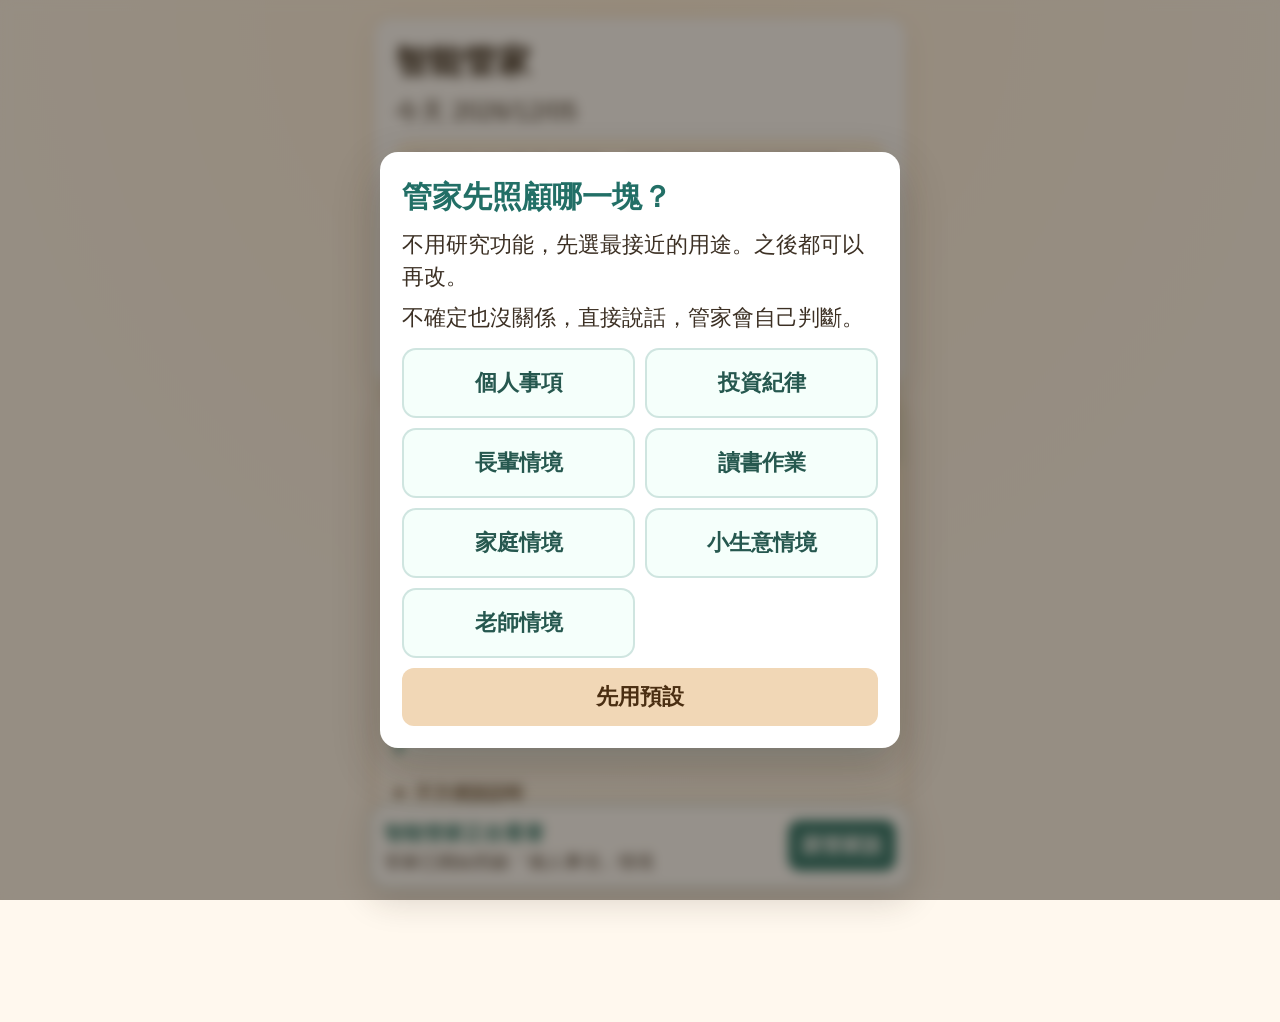
<file: index.html>
<!DOCTYPE html>
<html lang="zh-Hant">
<head>
  <meta charset="UTF-8" />
  <meta name="viewport" content="width=device-width, initial-scale=1.0" />
  <title>智能管家</title>
  <meta http-equiv="refresh" content="0; url=./app.html" />
  <link rel="manifest" href="./manifest.json" />
  <meta name="theme-color" content="#226f66" />
  <style>
    body {
      margin: 0;
      min-height: 100vh;
      display: grid;
      place-items: center;
      background: #fff8ee;
      color: #2f2418;
      font-family: "Microsoft JhengHei", "Noto Sans TC", sans-serif;
    }
    a {
      color: #226f66;
      font-size: 24px;
      font-weight: 700;
    }
  </style>
</head>
<body>
  <a href="./app.html">開啟智能管家</a>
</body>
</html>
</file>
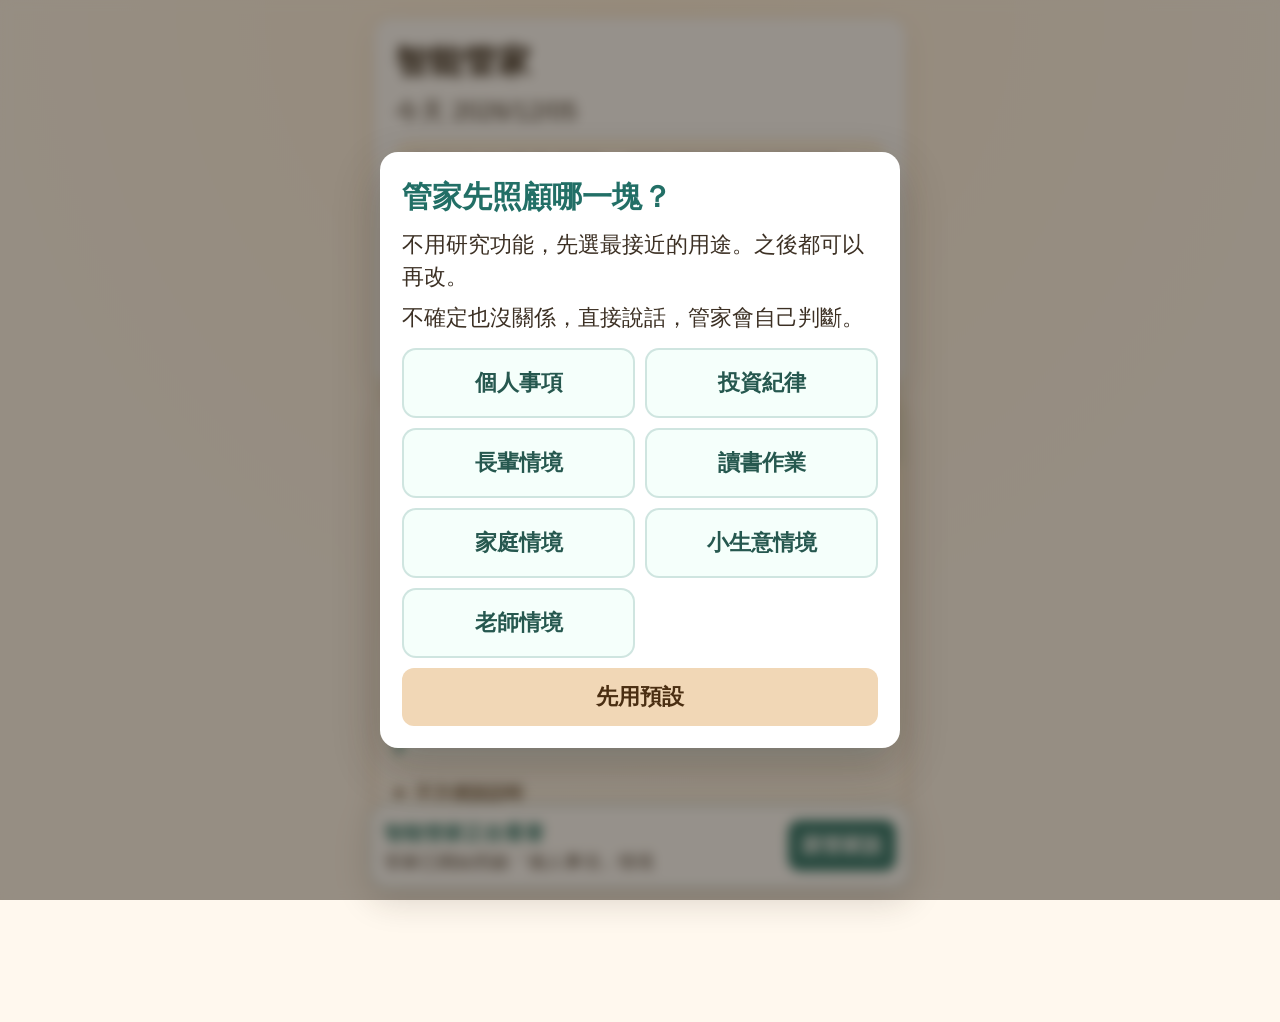
<file: app.html>
<!DOCTYPE html>
<html lang="zh-Hant">
<head>
  <meta charset="UTF-8" />
  <meta name="viewport" content="width=device-width, initial-scale=1.0" />
  <title>智能管家 v6 一個管家版</title>
  <link rel="manifest" href="./manifest.json" />
  <meta name="theme-color" content="#226f66" />
  <link rel="stylesheet" href="./styles.css?v=20260810a" />
</head>
<body>
  <div id="browserGate" class="browser-gate hidden" role="dialog" aria-live="polite" aria-label="瀏覽器提醒">
    <div class="browser-gate-card">
      <p class="browser-gate-title">請用手機瀏覽器開啟</p>
      <p class="browser-gate-text">
        目前像是在 LINE、Facebook 或 Instagram 內建瀏覽器中開啟。語音、通知、加入主畫面可能會失效。
      </p>
      <p class="browser-gate-text">
        請按右上角「...」或分享按鈕，選擇「用瀏覽器開啟」。Android 建議 Chrome，iPhone 建議 Safari。
      </p>
      <button id="copyPageLinkBtn" class="browser-gate-btn" type="button">複製網址</button>
      <a id="openChromeLink" class="browser-gate-link" href="#">嘗試用 Chrome 開啟</a>
      <button id="dismissBrowserGateBtn" class="browser-gate-secondary" type="button">我知道了，先繼續使用</button>
    </div>
  </div>
  <div id="setupWizard" class="browser-gate hidden" role="dialog" aria-live="polite" aria-label="設定精靈">
    <div class="browser-gate-card">
      <p class="browser-gate-title">管家先照顧哪一塊？</p>
      <p class="browser-gate-text">不用研究功能，先選最接近的用途。之後都可以再改。</p>
      <p class="browser-gate-text">不確定也沒關係，直接說話，管家會自己判斷。</p>
      <div class="wizard-grid">
        <button class="wizard-option" type="button" data-wizard-profile="personal">個人事項</button>
        <button class="wizard-option" type="button" data-wizard-profile="investment">投資紀律</button>
        <button class="wizard-option" type="button" data-wizard-profile="elder">長輩情境</button>
        <button class="wizard-option" type="button" data-wizard-profile="student">讀書作業</button>
        <button class="wizard-option" type="button" data-wizard-profile="home">家庭情境</button>
        <button class="wizard-option" type="button" data-wizard-profile="business">小生意情境</button>
        <button class="wizard-option" type="button" data-wizard-profile="teacher">老師情境</button>
      </div>
      <button id="skipWizardBtn" class="browser-gate-secondary" type="button">先用預設</button>
    </div>
  </div>
  <main class="app">
    <section class="card dashboard-card">
      <h1 id="appTitle">智能管家</h1>
      <p class="version-tag">v6.1 簡單管家版</p>
      <p id="today"></p>
      <p id="reminder" class="status"></p>
      <div id="systemStatusGrid" class="status-grid"></div>
      <div id="todayFocus" class="today-focus"></div>
      <p id="mainHint" class="hint">你直接說就好，管家會幫你整理、提醒和追蹤。</p>
    </section>

    <section id="assistantPanel" class="card elder-simple-section assistant-panel">
      <p class="eyebrow">不用找功能</p>
      <h2 id="assistantSectionTitle">想到什麼，跟管家說</h2>
      <button id="voiceBtn" class="voice-btn" type="button" aria-describedby="voiceText">
        <span class="voice-btn-icon" aria-hidden="true">●</span>
        <span class="voice-btn-label">跟管家說</span>
        <span class="voice-btn-help">按一下後直接說話</span>
      </button>
      <p id="voiceText" class="assistant-reply" role="status" aria-live="polite">我在這裡。待辦、提醒、健康或臨時想到的事都可以說。</p>
      <button id="undoLastBtn" class="mini-btn secondary undo-last-btn hidden" type="button">復原剛剛操作</button>
      <div id="voiceFallbackBox" class="voice-fallback hidden">
        <label for="voiceFallbackInput">麥克風不能用也沒關係，直接打字給管家</label>
        <textarea id="voiceFallbackInput" class="input" rows="3" placeholder="例如：明天十點提醒我去拿藥"></textarea>
        <div class="grid">
          <button id="voiceFallbackSubmitBtn" class="mini-btn" type="button">送給管家</button>
          <button id="voiceFallbackCancelBtn" class="mini-btn secondary" type="button">先不用</button>
        </div>
      </div>
      <div id="butlerFollowup" class="butler-followup hidden" role="status" aria-live="polite">
        <p class="butler-followup-label">管家想確認一件事</p>
        <p id="butlerFollowupQuestion"></p>
        <div class="followup-actions">
          <button id="answerFollowupBtn" class="mini-btn" type="button">直接回答管家</button>
          <button id="skipFollowupBtn" class="mini-btn secondary" type="button">先不用</button>
        </div>
      </div>
      <details class="simple-assist-tools">
        <summary>不方便說話時</summary>
        <p class="simple-assist-hint">只有需要時再打開，不用每個按鈕都學。</p>
        <div class="grid">
          <button id="elderSpeakBtn" class="big-btn hidden" type="button" aria-hidden="true" tabindex="-1">跟管家說</button>
          <button id="elderEmergencyBtn" class="big-btn alert" type="button">重要狀況</button>
          <button id="elderFamilyBtn" class="big-btn" type="button">聯絡對象</button>
          <button id="elderDoneBtn" class="big-btn" type="button">我做好了</button>
        </div>
      </details>
    </section>

    <section class="card butler-overview guide-card" aria-labelledby="butlerOverviewTitle">
      <div class="butler-overview-head">
        <div>
          <p class="eyebrow">管家會自己整理</p>
          <h2 id="butlerOverviewTitle">不必先選功能或分類</h2>
        </div>
        <span class="butler-ready" aria-label="管家已準備好">管家在</span>
      </div>
      <p class="butler-overview-copy">管家會自己判斷這是生活、照護、投資、讀書、家庭或工作，不用先選對分類。</p>
      <div class="capability-chips" aria-label="管家能力">
        <span>生活待辦</span>
        <span>長輩照護</span>
        <span>投資紀律</span>
        <span>讀書班務</span>
        <span>家庭採買</span>
        <span>小生意</span>
      </div>
      <details class="butler-examples">
        <summary>我可以怎麼說？</summary>
        <div class="butler-example-list">
          <button type="button" data-butler-example="明天早上十點提醒我去診所拿藥">「明天早上十點提醒我去診所拿藥」</button>
          <button type="button" data-butler-example="菜市場要買高麗菜、雞蛋和醬油">「菜市場要買高麗菜、雞蛋和醬油」</button>
          <button type="button" data-butler-example="今天買了台積電，成交價 930 元，先幫我追蹤">「今天買了台積電，成交價 930 元，先幫我追蹤」</button>
        </div>
      </details>
    </section>

    <input id="grandmaViewToggle" class="view-radio" type="radio" name="viewToggle" checked />
    <input id="familyViewToggle" class="view-radio" type="radio" name="viewToggle" />
    <nav class="view-tabs" aria-label="使用模式">
      <label id="grandmaViewBtn" class="view-btn" for="grandmaViewToggle">簡單使用</label>
      <label id="familyViewBtn" class="view-btn" for="familyViewToggle">管理設定</label>
    </nav>

    <section class="card admin-section">
      <h2>管家優先照顧</h2>
      <select id="profileSelect" class="input">
        <option value="personal">個人事項</option>
        <option value="investment">投資紀律</option>
        <option value="elder">長輩照護</option>
        <option value="student">學生讀書</option>
        <option value="teacher">老師班務</option>
        <option value="home">家庭生活</option>
        <option value="business">小生意</option>
      </select>
      <p id="profileStatus" class="hint"></p>
    </section>

    <section class="card admin-section order-connection-card">
      <h2>陳媽媽肉粽訂單連接</h2>
      <p class="hint">管家目前只讀取訂單摘要，不會修改、刪除或出貨。</p>
      <input id="orderConnectionToken" class="input" type="password" autocomplete="off" placeholder="輸入訂單連接密碼" />
      <div class="grid">
        <button id="saveOrderConnectionBtn" class="mini-btn" type="button">儲存連接密碼</button>
        <button id="refreshOrderSummaryBtn" class="mini-btn" type="button">更新訂單摘要</button>
      </div>
      <p id="orderConnectionStatus" class="hint">尚未連接訂單系統。</p>
      <div id="orderSummaryStats" class="status-grid"></div>
      <div id="orderPriorityList"></div>
      <a class="order-system-link" href="https://chen-mama-zongzi.vercel.app/" target="_blank" rel="noopener noreferrer">開啟完整訂單系統</a>
    </section>
    <section id="investmentNotice" class="card admin-section investment-only hidden">
      <h2>投資紀律安全邊界</h2>
      <p class="status">目前只做觀察、紀錄、到價提醒、投資日記與風險檢查。</p>
      <p class="hint">此版本不提供保證獲利建議、不串券商帳戶、不自動下單。未來若要開啟有限額操作，需另做授權、金額上限、白名單、停機機制與完整交易紀錄。</p>
    </section>

    <section id="investmentDashboard" class="card admin-section investment-only hidden">
      <h2>投資儀表板</h2>
      <div id="investmentStats" class="status-grid"></div>
      <h2 style="margin-top:18px;">持倉與觀察清單</h2>
      <div id="investmentPositionList"></div>
      <div id="investmentRiskBox" class="today-focus"></div>
      <div id="investmentReminderStatus" class="today-focus"></div>
      <div id="investmentRiskConfigBox" class="today-focus"></div>
      <div id="investmentJournalBox" class="today-focus"></div>
      <div id="investmentStrategyBox" class="today-focus"></div>
      <div class="grid">
        <input id="capitalInput" class="input" type="number" min="0" step="1000" placeholder="總資金，例如 100000" />
        <input id="maxLossInput" class="input" type="number" min="0" step="100" placeholder="單筆最多虧損，例如 1000" />
        <input id="maxPositionPctInput" class="input" type="number" min="1" max="100" step="1" placeholder="單檔投入上限 %，例如 20" />
      </div>
      <button id="saveRiskConfigBtn" class="mini-btn" type="button">儲存資金控管</button>
      <div class="grid">
        <button id="enableInvestmentRemindersBtn" class="mini-btn" type="button">開啟投資提醒</button>
        <button id="disableInvestmentRemindersBtn" class="mini-btn" type="button">關閉投資提醒</button>
        <button id="testInvestmentReminderBtn" class="mini-btn" type="button">10 秒測試提醒</button>
      </div>
      <h2 style="margin-top:18px;">市場分析筆記</h2>
      <textarea id="marketBriefInput" class="input" rows="5" placeholder="例如：昨晚美股科技股轉弱，美元走強，中東地緣風險升高。這裡先手動紀錄，未來可接 API 自動整理。"></textarea>
      <div class="grid">
        <button id="morningBriefTemplateBtn" class="mini-btn" type="button">早報模板</button>
        <button id="potentialTemplateBtn" class="mini-btn" type="button">潛力分析模板</button>
        <button id="riskTemplateBtn" class="mini-btn" type="button">風險檢查模板</button>
        <button id="clearMarketBriefBtn" class="mini-btn" type="button">清空輸入</button>
      </div>
      <button id="saveMarketBriefBtn" class="mini-btn" type="button">儲存市場分析</button>
      <div id="marketBriefList"></div>
      <button id="investmentReportBtn" class="mini-btn" type="button">產生今日雷達</button>
      <textarea id="investmentReportText" class="input" rows="7" readonly placeholder="投資週報會顯示在這裡"></textarea>
      <button id="copyInvestmentReportBtn" class="mini-btn" type="button">複製投資週報</button>
    </section>

    <section class="card admin-section">
      <h2>自訂快捷鍵</h2>
      <input id="customActionLabelInput" class="input" placeholder="按鈕名稱，例如：找女兒" />
      <input id="customActionTextInput" class="input" placeholder="觸發內容，例如：我想找女兒" />
      <button id="addCustomActionBtn" class="mini-btn" type="button">新增快捷鍵</button>
      <div id="customActionList"></div>
    </section>

    <section class="card admin-section">
      <h2>語音管家設定</h2>
      <button id="iconModeBtn" class="mini-btn" type="button">切換大圖示模式</button>
      <div id="quickActionGrid" class="grid" style="margin-top:10px;"></div>
    </section>

    <section class="card admin-section">
      <h2>健康紀錄</h2>
      <input id="bpInput" class="input" placeholder="血壓，例如 128/75" />
      <input id="sugarInput" class="input" placeholder="血糖，例如 110" />
      <input id="noteInput" class="input" placeholder="今天感覺，例如有點頭暈" />
      <button id="saveBtn" class="save-btn" type="button">儲存今天紀錄</button>
      <p id="saveStatus" class="hint"></p>
    </section>

    <section class="card admin-section">
      <h2>我的藥</h2>
      <div id="medicineList"></div>
    </section>

    <section class="card admin-section">
      <h2 id="lifeNoteTitle">生活記事</h2>
      <input id="lifeNoteInput" class="input" placeholder="直接說或輸入：明天開會、買咖啡、診所拿藥、客戶要回覆" />
      <button id="saveLifeNoteBtn" class="save-btn" type="button">讓管家幫我整理</button>
      <p id="lifeNoteStatus" class="hint"></p>
      <div id="taskGroupSummary"></div>
      <div id="taskCardList"></div>
      <div id="habitList"></div>
    </section>

    <section class="card admin-section">
      <h2>主動關懷</h2>
      <p id="careMessage" class="status">管家會依時間主動關心與提醒。</p>
      <div class="grid" style="margin-top:10px;">
        <button id="careChatBtn" class="big-btn" type="button">陪我聊一下</button>
        <button id="careMusicBtn" class="big-btn" type="button">想聽老歌</button>
      </div>
    </section>

    <section class="card admin-section">
      <h2>今天心情</h2>
      <div class="grid">
        <button class="big-btn" type="button" data-mood="開心">開心</button>
        <button class="big-btn" type="button" data-mood="普通">普通</button>
        <button class="big-btn" type="button" data-mood="難過">難過</button>
        <button class="big-btn" type="button" data-mood="不舒服">不舒服</button>
      </div>
      <div id="moodTrend"></div>
    </section>

    <section class="card admin-section">
      <h2>今日摘要</h2>
      <div id="summary"></div>
      <button id="doctorBtn" class="mini-btn" type="button">看醫生摘要（近 7 天）</button>
      <textarea id="doctorSummaryText" class="input" rows="5" readonly placeholder="看診摘要會顯示在這裡"></textarea>
      <button id="copyDoctorBtn" class="mini-btn" type="button">複製看診摘要</button>
      <button id="familyBtn" class="mini-btn" type="button">模擬通知家人</button>
      <p id="actionStatus" class="hint"></p>
    </section>

    <section class="card admin-section">
      <h2 id="weeklyTitle">週報摘要</h2>
      <button id="weeklyBtn" class="mini-btn" type="button">產生週報</button>
      <textarea id="weeklyReportText" class="input" rows="6" readonly placeholder="週報會顯示在這裡"></textarea>
      <button id="copyWeeklyBtn" class="mini-btn" type="button">複製週報</button>
    </section>

    <section class="card admin-section">
      <h2>習慣雷達</h2>
      <div id="habitRadar"></div>
      <h2 style="margin-top:18px;">看診趨勢</h2>
      <div id="healthTrend"></div>
    </section>

    <details class="card admin-section admin-advanced">
      <summary>
        <span class="admin-advanced-title">進階設定與資料工具</span>
        <span class="admin-advanced-hint">備份、通知、警戒值、藥物、關鍵字與時程</span>
      </summary>

      <section class="admin-subsection">
        <h2>資料工具</h2>
        <button id="exportDataBtn" class="mini-btn" type="button">匯出資料備份</button>
        <textarea id="backupText" class="input" rows="5" placeholder="資料備份會顯示在這裡，也可以貼上備份再匯入"></textarea>
        <button id="importDataBtn" class="mini-btn" type="button">匯入資料備份</button>
        <button id="clearDataBtn" class="mini-btn" type="button">清除測試資料</button>
      </section>

      <section class="admin-subsection">
        <h2>家人通知設定</h2>
        <div class="mode-row">
          <button id="testModeBtn" class="mode-btn" type="button">測試模式</button>
          <button id="liveModeBtn" class="mode-btn" type="button">正式模式</button>
        </div>
        <p id="modeStatus" class="hint"></p>
        <input id="webhookInput" class="input" placeholder="貼上 webhook 網址（可先留空）" />
        <button id="saveWebhookBtn" class="mini-btn" type="button">儲存通知設定</button>
        <p id="webhookStatus" class="hint">目前：模擬模式（不送出網路通知）</p>
      </section>

      <section class="admin-subsection">
        <h2>健康警戒值</h2>
        <input id="bpHighInput" class="input" placeholder="高血壓警戒，例如 180/110" />
        <input id="bpLowInput" class="input" placeholder="低血壓警戒，例如 90/60" />
        <input id="sugarHighInput" class="input" placeholder="高血糖警戒，例如 250" />
        <input id="sugarLowInput" class="input" placeholder="低血糖警戒，例如 70" />
        <button id="saveAlertRulesBtn" class="mini-btn" type="button">儲存警戒值</button>
        <p id="alertRulesStatus" class="hint"></p>
      </section>

      <section class="admin-subsection">
        <h2>藥物設定</h2>
        <input id="medicineNameInput" class="input" placeholder="藥名，例如 血壓藥" />
        <input id="medicineTimeInput" class="input" placeholder="時間，例如 早上飯後" />
        <input id="medicineCountInput" class="input" placeholder="剩餘數量，例如 28" />
        <button id="addMedicineBtn" class="mini-btn" type="button">新增藥物</button>
      </section>

      <section class="admin-subsection">
        <h2>關鍵字規則</h2>
        <input id="keywordInput" class="input" placeholder="關鍵字，例如：頭暈、跌倒、菜市場" />
        <input id="keywordReplyInput" class="input" placeholder="管家回覆，例如：先坐下休息，我通知家人" />
        <button id="saveKeywordBtn" class="mini-btn" type="button">新增關鍵字規則</button>
        <div id="keywordRuleList"></div>
      </section>

      <section class="admin-subsection">
        <h2>今日時程</h2>
        <div id="timeline"></div>
      </section>
    </details>
    <aside class="caretaker-panel" aria-live="polite">
      <div class="caretaker-row">
        <div>
          <p class="caretaker-title">智能管家正在看著</p>
          <p id="floatingStatus" class="caretaker-message">今天還沒有新的提醒。</p>
        </div>
        <button id="floatingActionBtn" class="caretaker-action" type="button">跟管家說</button>
      </div>
    </aside>
  </main>

  <script src="./storage.js?v=20260810a" defer></script>
  <script src="./app.js?v=20260810a" defer></script>
</body>
</html>
</file>
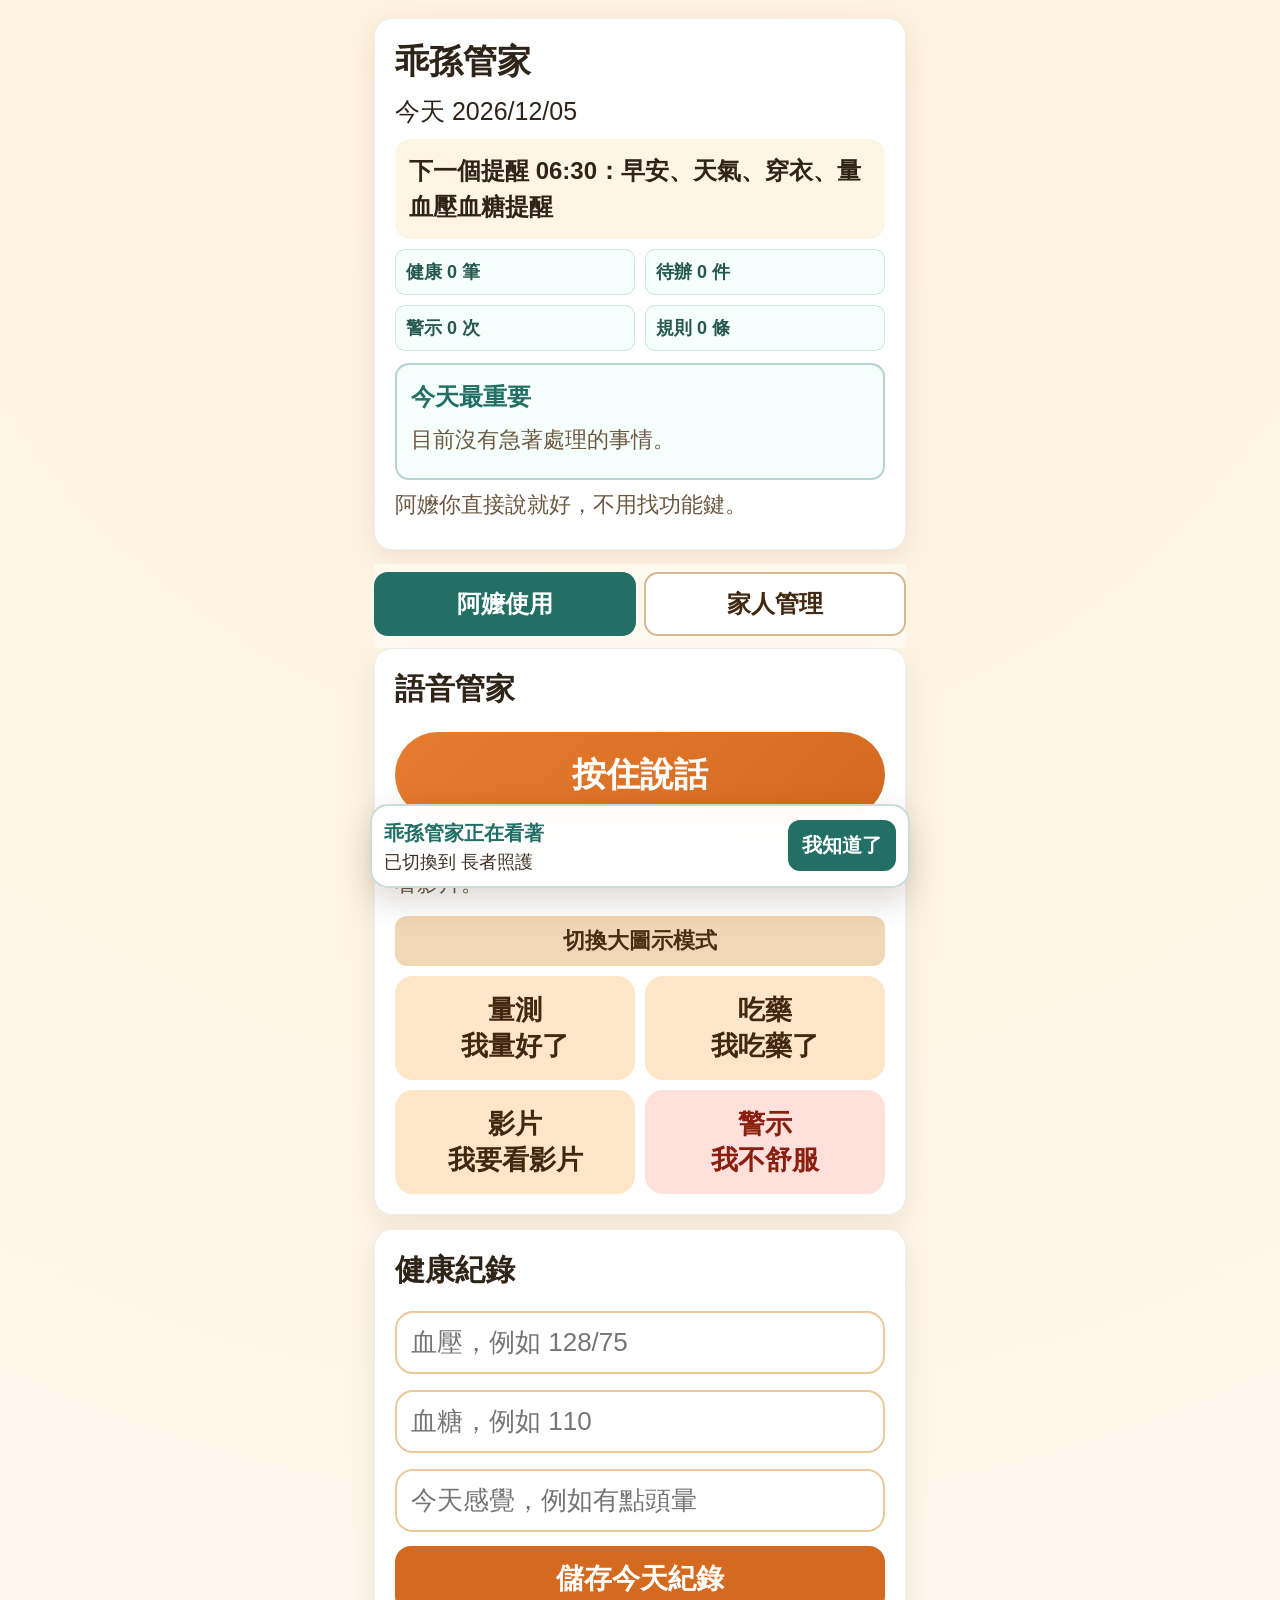
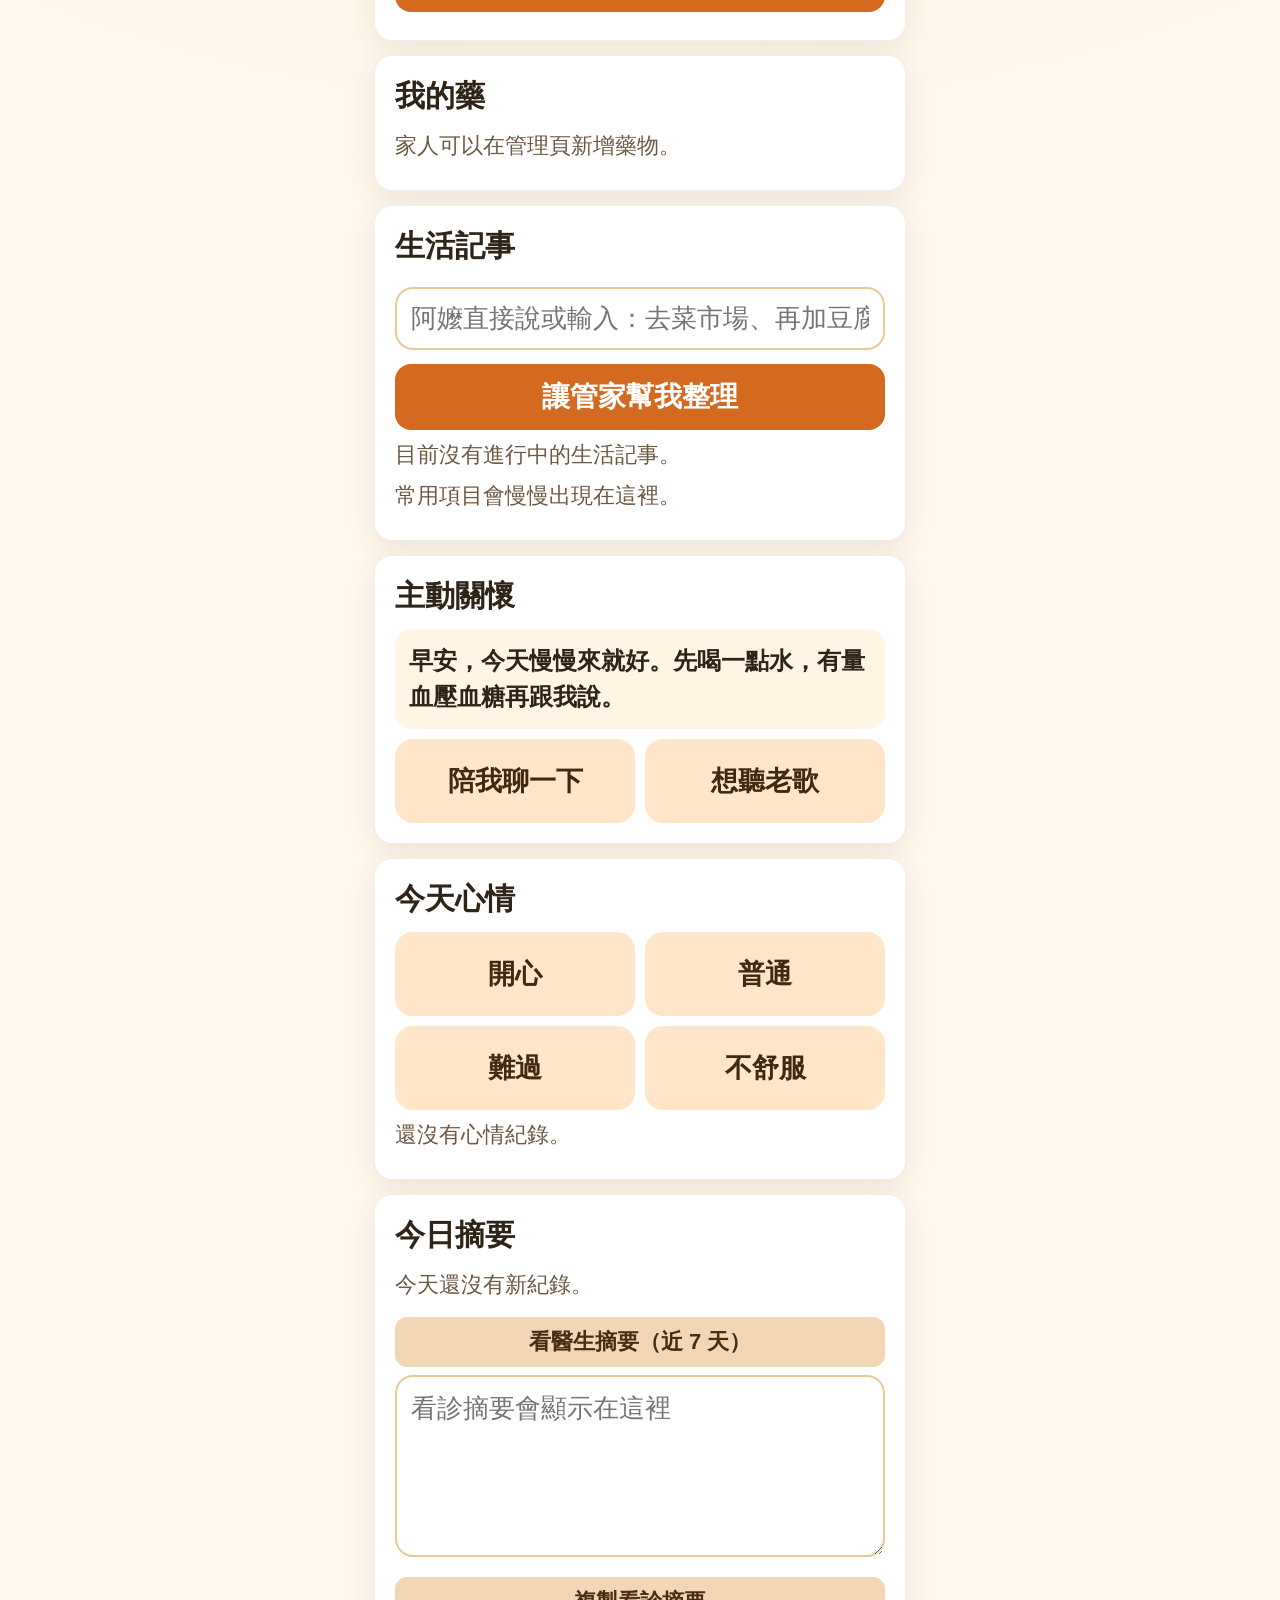
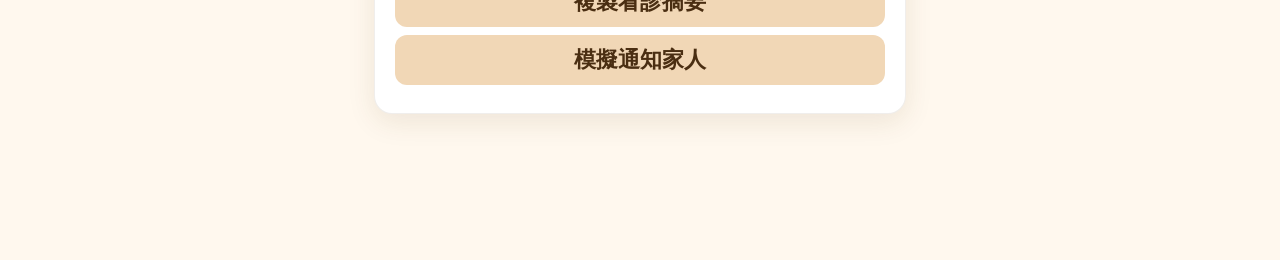
<file: grandma-helper-v4.html>
﻿<!DOCTYPE html>
<html lang="zh-Hant">
<head>
  <meta charset="UTF-8" />
  <meta name="viewport" content="width=device-width, initial-scale=1.0" />
  <title>乖孫管家 v4 語音版</title>
  <style>
    :root {
      --bg: #fff8ee;
      --card: #ffffff;
      --main: #d46a1f;
      --accent: #ffe6c9;
      --text: #2f2418;
      --ok: #2e9e4d;
      --warn: #cf3f27;
    }
    * { box-sizing: border-box; }
    body {
      margin: 0;
      background: radial-gradient(circle at top, #fff2df 0%, var(--bg) 55%);
      color: var(--text);
      font-family: "Microsoft JhengHei", "Noto Sans TC", sans-serif;
    }
    .app { max-width: 560px; margin: 0 auto; padding: 18px 14px 132px; }
    .card {
      background: var(--card);
      border: 1px solid rgba(64, 41, 16, 0.08);
      border-radius: 18px;
      padding: 20px;
      margin-bottom: 14px;
      box-shadow: 0 8px 28px rgba(91, 54, 20, 0.1);
    }
    h1 { margin: 0 0 6px; font-size: 34px; }
    h2 { margin: 0 0 12px; font-size: 30px; }
    p { margin: 8px 0; font-size: 25px; line-height: 1.5; }
    .hint { font-size: 22px; color: #6d5841; }
    .status {
      border-radius: 16px;
      background: #fff5e5;
      padding: 14px;
      font-size: 24px;
      font-weight: 700;
    }
    .voice-btn {
      width: 100%;
      border: none;
      border-radius: 999px;
      background: linear-gradient(135deg, #e57c30, var(--main));
      color: #fff;
      font-size: 34px;
      font-weight: 700;
      padding: 20px;
      margin: 10px 0 8px;
      cursor: pointer;
    }
    .voice-btn.listening { background: linear-gradient(135deg, #cc4a2b, #ac2f1d); }
    .grid { display: grid; grid-template-columns: repeat(2, 1fr); gap: 10px; }
    .big-btn {
      border: none;
      border-radius: 18px;
      background: var(--accent);
      color: #402910;
      font-size: 27px;
      font-weight: 700;
      padding: 16px 12px;
      min-height: 84px;
      cursor: pointer;
    }
    .big-btn.alert { background: #ffe0db; color: #8b1f0f; }
    .input {
      width: 100%;
      border: 2px solid #ecc99b;
      border-radius: 18px;
      font-size: 26px;
      padding: 14px;
      margin: 8px 0;
    }
    .save-btn {
      width: 100%;
      border: none;
      border-radius: 16px;
      background: var(--main);
      color: #fff;
      font-size: 28px;
      font-weight: 700;
      padding: 14px;
      margin-top: 6px;
      cursor: pointer;
    }
    .list-item {
      border: 1px solid rgba(64, 41, 16, 0.08);
      border-radius: 10px;
      background: #fff7ec;
      padding: 12px;
      margin-top: 10px;
      font-size: 22px;
      line-height: 1.45;
    }
    .list-item ul {
      margin: 8px 0 0;
      padding-left: 24px;
    }
    .ok { color: var(--ok); font-weight: 700; }
    .warn { color: var(--warn); font-weight: 700; }
    .mini-btn {
      width: 100%;
      border: none;
      border-radius: 12px;
      background: #f1d7b6;
      color: #4a2e12;
      font-size: 22px;
      font-weight: 700;
      padding: 10px;
      margin-top: 8px;
      cursor: pointer;
    }
    button:active { transform: scale(0.99); }
    .mode-row { display: grid; grid-template-columns: repeat(2, 1fr); gap: 10px; }
    .mode-btn {
      border: 2px solid #ead1ad;
      border-radius: 12px;
      background: #fff7ec;
      color: #4a2e12;
      font-size: 22px;
      font-weight: 700;
      padding: 12px;
      cursor: pointer;
    }
    .mode-btn.active {
      background: #2e9e4d;
      border-color: #2e9e4d;
      color: #fff;
    }
    .view-tabs {
      position: sticky;
      top: 0;
      z-index: 10;
      display: grid;
      grid-template-columns: repeat(2, 1fr);
      gap: 8px;
      background: rgba(255, 248, 238, 0.94);
      padding: 8px 0 12px;
      backdrop-filter: blur(8px);
    }
    .view-btn {
      display: block;
      text-align: center;
      border: 2px solid #d7b88f;
      border-radius: 14px;
      background: #fff;
      color: #402910;
      font-size: 24px;
      font-weight: 700;
      padding: 14px 10px;
      cursor: pointer;
    }
    .view-radio {
      position: absolute;
      opacity: 0;
      pointer-events: none;
    }
    .view-btn.active {
      background: #226f66;
      border-color: #226f66;
      color: #fff;
    }
    #grandmaViewToggle:checked ~ .view-tabs label[for="grandmaViewToggle"],
    #familyViewToggle:checked ~ .view-tabs label[for="familyViewToggle"] {
      background: #226f66;
      border-color: #226f66;
      color: #fff;
    }
    #grandmaViewToggle:checked ~ .admin-section {
      display: none !important;
    }
    #familyViewToggle:checked ~ .admin-section {
      display: block !important;
    }
    .hidden { display: none; }
    .admin-section {
      border-color: rgba(34, 111, 102, 0.22);
      background: #fbfffd;
    }
    button:focus-visible,
    input:focus-visible,
    textarea:focus-visible {
      outline: 4px solid #226f66;
      outline-offset: 3px;
    }
    @media (max-width: 480px) {
      .app { padding: 12px 10px 132px; }
      .card { border-radius: 16px; padding: 16px; }
      h1 { font-size: 32px; }
      h2 { font-size: 28px; }
      p { font-size: 24px; }
      .grid { grid-template-columns: 1fr; }
      .big-btn { min-height: 76px; font-size: 26px; }
      .voice-btn { font-size: 32px; }
      .input { font-size: 24px; }
    }
    .caretaker-panel {
      position: fixed;
      left: 50%;
      bottom: 12px;
      transform: translateX(-50%);
      width: min(540px, calc(100% - 20px));
      z-index: 20;
      border: 2px solid rgba(34, 111, 102, 0.24);
      border-radius: 18px;
      background: rgba(255, 255, 255, 0.96);
      box-shadow: 0 12px 34px rgba(47, 36, 24, 0.18);
      padding: 12px;
      backdrop-filter: blur(10px);
    }
    .caretaker-row {
      display: grid;
      grid-template-columns: 1fr auto;
      gap: 10px;
      align-items: center;
    }
    .caretaker-title {
      margin: 0;
      font-size: 20px;
      font-weight: 700;
      color: #226f66;
    }
    .caretaker-message {
      margin: 2px 0 0;
      font-size: 18px;
      line-height: 1.35;
      color: #3c3024;
    }
    .caretaker-action {
      border: none;
      border-radius: 12px;
      background: #226f66;
      color: #fff;
      font-size: 20px;
      font-weight: 700;
      padding: 12px 14px;
      cursor: pointer;
    }
    .status-grid {
      display: grid;
      grid-template-columns: repeat(2, 1fr);
      gap: 10px;
      margin-top: 10px;
    }
    .status-pill {
      border: 1px solid rgba(34, 111, 102, 0.18);
      border-radius: 10px;
      background: #f5fffb;
      padding: 10px;
      font-size: 18px;
      font-weight: 700;
      color: #26584f;
    }
    .today-focus {
      border: 2px solid rgba(34, 111, 102, 0.3);
      border-radius: 14px;
      background: #f5fffb;
      padding: 14px;
      margin-top: 12px;
    }
    .today-focus-title {
      margin: 0 0 6px;
      font-size: 24px;
      font-weight: 700;
      color: #226f66;
    }
    .icon-mode .big-btn,
    .icon-mode .voice-btn {
      min-height: 112px;
      font-size: 30px;
    }
    .icon-mode .big-btn::first-line {
      font-size: 38px;
    }
  </style>
</head>
<body>
  <main class="app">
    <section class="card">
      <h1>乖孫管家</h1>
      <p id="today"></p>
      <p id="reminder" class="status"></p>
      <div id="systemStatusGrid" class="status-grid"></div>
      <div id="todayFocus" class="today-focus"></div>
      <p class="hint">阿嬤你直接說就好，不用找功能鍵。</p>
    </section>

    <input id="grandmaViewToggle" class="view-radio" type="radio" name="viewToggle" checked />
    <input id="familyViewToggle" class="view-radio" type="radio" name="viewToggle" />
    <nav class="view-tabs" aria-label="使用模式">
      <label id="grandmaViewBtn" class="view-btn" for="grandmaViewToggle">阿嬤使用</label>
      <label id="familyViewBtn" class="view-btn" for="familyViewToggle">家人管理</label>
    </nav>

    <section class="card admin-section">
      <h2>情境切換</h2>
      <select id="profileSelect" class="input">
        <option value="elder">長者照護</option>
        <option value="student">學生</option>
        <option value="teacher">老師</option>
        <option value="home">家庭</option>
        <option value="business">小商家</option>
      </select>
      <p id="profileStatus" class="hint"></p>
    </section>

    <section class="card">
      <h2>語音管家</h2>
      <button id="voiceBtn" class="voice-btn" type="button">按住說話</button>
      <p id="voiceText" class="hint">你可以說：我量好了、我吃藥了、我不舒服、我要看影片。</p>
      <button id="iconModeBtn" class="mini-btn" type="button">切換大圖示模式</button>
      <div id="quickActionGrid" class="grid" style="margin-top:10px;"></div>
    </section>

    <section class="card">
      <h2>健康紀錄</h2>
      <input id="bpInput" class="input" placeholder="血壓，例如 128/75" />
      <input id="sugarInput" class="input" placeholder="血糖，例如 110" />
      <input id="noteInput" class="input" placeholder="今天感覺，例如有點頭暈" />
      <button id="saveBtn" class="save-btn" type="button">儲存今天紀錄</button>
      <p id="saveStatus" class="hint"></p>
    </section>

    <section class="card">
      <h2>我的藥</h2>
      <div id="medicineList"></div>
    </section>

    <section class="card">
      <h2>生活記事</h2>
      <input id="lifeNoteInput" class="input" placeholder="阿嬤直接說或輸入：去菜市場、再加豆腐、買好了" />
      <button id="saveLifeNoteBtn" class="save-btn" type="button">讓管家幫我整理</button>
      <p id="lifeNoteStatus" class="hint"></p>
      <div id="taskGroupSummary"></div>
      <div id="taskCardList"></div>
      <div id="habitList"></div>
    </section>

    <section class="card">
      <h2>主動關懷</h2>
      <p id="careMessage" class="status">管家會依時間主動關心阿嬤。</p>
      <div class="grid" style="margin-top:10px;">
        <button id="careChatBtn" class="big-btn" type="button">陪我聊一下</button>
        <button id="careMusicBtn" class="big-btn" type="button">想聽老歌</button>
      </div>
    </section>

    <section class="card">
      <h2>今天心情</h2>
      <div class="grid">
        <button class="big-btn" type="button" data-mood="開心">開心</button>
        <button class="big-btn" type="button" data-mood="普通">普通</button>
        <button class="big-btn" type="button" data-mood="難過">難過</button>
        <button class="big-btn" type="button" data-mood="不舒服">不舒服</button>
      </div>
      <div id="moodTrend"></div>
    </section>

    <section class="card">
      <h2>今日摘要</h2>
      <div id="summary"></div>
      <button id="doctorBtn" class="mini-btn" type="button">看醫生摘要（近 7 天）</button>
      <textarea id="doctorSummaryText" class="input" rows="5" readonly placeholder="看診摘要會顯示在這裡"></textarea>
      <button id="copyDoctorBtn" class="mini-btn" type="button">複製看診摘要</button>
      <button id="familyBtn" class="mini-btn" type="button">模擬通知家人</button>
      <p id="actionStatus" class="hint"></p>
    </section>

    <section class="card admin-section">
      <h2>家人週報</h2>
      <button id="weeklyBtn" class="mini-btn" type="button">產生家人週報</button>
      <textarea id="weeklyReportText" class="input" rows="6" readonly placeholder="家人週報會顯示在這裡"></textarea>
      <button id="copyWeeklyBtn" class="mini-btn" type="button">複製家人週報</button>
    </section>

    <section class="card admin-section">
      <h2>習慣雷達</h2>
      <div id="habitRadar"></div>
      <h2 style="margin-top:18px;">看診趨勢</h2>
      <div id="healthTrend"></div>
    </section>

    <section class="card admin-section">
      <h2>資料工具</h2>
      <button id="exportDataBtn" class="mini-btn" type="button">匯出資料備份</button>
      <textarea id="backupText" class="input" rows="5" placeholder="資料備份會顯示在這裡，也可以貼上備份再匯入"></textarea>
      <button id="importDataBtn" class="mini-btn" type="button">匯入資料備份</button>
      <button id="clearDataBtn" class="mini-btn" type="button">清除測試資料</button>
    </section>

    <section class="card admin-section">
      <h2>家人通知設定</h2>
      <div class="mode-row">
        <button id="testModeBtn" class="mode-btn" type="button">測試模式</button>
        <button id="liveModeBtn" class="mode-btn" type="button">正式模式</button>
      </div>
      <p id="modeStatus" class="hint"></p>
      <input id="webhookInput" class="input" placeholder="貼上 webhook 網址（可先留空）" />
      <button id="saveWebhookBtn" class="mini-btn" type="button">儲存通知設定</button>
      <p id="webhookStatus" class="hint">目前：模擬模式（不送出網路通知）</p>
    </section>

    <section class="card admin-section">
      <h2>健康警戒值</h2>
      <input id="bpHighInput" class="input" placeholder="高血壓警戒，例如 180/110" />
      <input id="bpLowInput" class="input" placeholder="低血壓警戒，例如 90/60" />
      <input id="sugarHighInput" class="input" placeholder="高血糖警戒，例如 250" />
      <input id="sugarLowInput" class="input" placeholder="低血糖警戒，例如 70" />
      <button id="saveAlertRulesBtn" class="mini-btn" type="button">儲存警戒值</button>
      <p id="alertRulesStatus" class="hint"></p>
    </section>

    <section class="card admin-section">
      <h2>藥物設定</h2>
      <input id="medicineNameInput" class="input" placeholder="藥名，例如 血壓藥" />
      <input id="medicineTimeInput" class="input" placeholder="時間，例如 早上飯後" />
      <input id="medicineCountInput" class="input" placeholder="剩餘數量，例如 28" />
      <button id="addMedicineBtn" class="mini-btn" type="button">新增藥物</button>
    </section>

    <section class="card admin-section">
      <h2>關鍵字規則</h2>
      <input id="keywordInput" class="input" placeholder="關鍵字，例如：頭暈、跌倒、菜市場" />
      <input id="keywordReplyInput" class="input" placeholder="管家回覆，例如：先坐下休息，我通知家人" />
      <button id="saveKeywordBtn" class="mini-btn" type="button">新增關鍵字規則</button>
      <div id="keywordRuleList"></div>
    </section>

    <section class="card admin-section">
      <h2>今日時程</h2>
      <div id="timeline"></div>
    </section>

    <aside class="caretaker-panel" aria-live="polite">
      <div class="caretaker-row">
        <div>
          <p class="caretaker-title">乖孫管家正在看著</p>
          <p id="floatingStatus" class="caretaker-message">今天還沒有新的提醒。</p>
        </div>
        <button id="floatingActionBtn" class="caretaker-action" type="button">我知道了</button>
      </div>
    </aside>
  </main>

  <script>
    const STORE_KEY = "grandmaVoiceLogs";
    const voiceBtn = document.getElementById("voiceBtn");
    const voiceText = document.getElementById("voiceText");
    const summary = document.getElementById("summary");
    const reminder = document.getElementById("reminder");
    const today = document.getElementById("today");
    const timeline = document.getElementById("timeline");
    const actionStatus = document.getElementById("actionStatus");
    const webhookStatus = document.getElementById("webhookStatus");
    const webhookInput = document.getElementById("webhookInput");
    const doctorSummaryText = document.getElementById("doctorSummaryText");
    const modeStatus = document.getElementById("modeStatus");
    const weeklyReportText = document.getElementById("weeklyReportText");
    const backupText = document.getElementById("backupText");
    const lifeNoteInput = document.getElementById("lifeNoteInput");
    const lifeNoteStatus = document.getElementById("lifeNoteStatus");
    const habitList = document.getElementById("habitList");
    const taskCardList = document.getElementById("taskCardList");
    const taskGroupSummary = document.getElementById("taskGroupSummary");
    const floatingStatus = document.getElementById("floatingStatus");
    const floatingActionBtn = document.getElementById("floatingActionBtn");
    const systemStatusGrid = document.getElementById("systemStatusGrid");
    const todayFocus = document.getElementById("todayFocus");
    const bpHighInput = document.getElementById("bpHighInput");
    const bpLowInput = document.getElementById("bpLowInput");
    const sugarHighInput = document.getElementById("sugarHighInput");
    const sugarLowInput = document.getElementById("sugarLowInput");
    const alertRulesStatus = document.getElementById("alertRulesStatus");
    const careMessage = document.getElementById("careMessage");
    const keywordInput = document.getElementById("keywordInput");
    const keywordReplyInput = document.getElementById("keywordReplyInput");
    const keywordRuleList = document.getElementById("keywordRuleList");
    const medicineList = document.getElementById("medicineList");
    const medicineNameInput = document.getElementById("medicineNameInput");
    const medicineTimeInput = document.getElementById("medicineTimeInput");
    const medicineCountInput = document.getElementById("medicineCountInput");
    const habitRadar = document.getElementById("habitRadar");
    const healthTrend = document.getElementById("healthTrend");
    const profileSelect = document.getElementById("profileSelect");
    const profileStatus = document.getElementById("profileStatus");
    const quickActionGrid = document.getElementById("quickActionGrid");

    const schedulePlan = [
      { time: "06:30", text: "早安、天氣、穿衣、量血壓血糖提醒" },
      { time: "07:30", text: "早餐前吃藥與打針提醒" },
      { time: "08:00", text: "心情詢問與健康數字記錄" },
      { time: "10:00", text: "散步或復健活動提醒" },
      { time: "12:00", text: "午餐吃藥與簡單飲食建議" },
      { time: "14:00", text: "午睡前陪伴聊天或影片" },
      { time: "16:00", text: "下午點心與血糖提醒" },
      { time: "18:00", text: "晚餐吃藥提醒" },
      { time: "19:30", text: "晚間陪伴時間（故事、老歌）" },
      { time: "21:00", text: "睡前吃藥、量血壓、看診準備" },
      { time: "22:00", text: "晚安與今日健康總結" }
    ];
    const WEBHOOK_KEY = "familyWebhookUrl";
    const MODE_KEY = "grandmaHelperMode";
    const VIEW_KEY = "grandmaHelperView";
    const HABIT_KEY = "grandmaHelperHabits";
    const TASK_KEY = "grandmaHelperTaskCards";
    const ALERT_RULES_KEY = "grandmaHelperAlertRules";
    const KEYWORD_RULES_KEY = "grandmaHelperKeywordRules";
    const ICON_MODE_KEY = "grandmaHelperIconMode";
    const MOOD_KEY = "grandmaHelperMoods";
    const MEDICINE_KEY = "grandmaHelperMedicines";
    const PROFILE_KEY = "grandmaHelperProfile";

    const profiles = {
      elder: {
        name: "長者照護",
        manager: "家人",
        quickActions: [
          { label: "量測<br>我量好了", value: "我量好了" },
          { label: "吃藥<br>我吃藥了", value: "我吃藥了" },
          { label: "影片<br>我要看影片", value: "我要看影片" },
          { label: "警示<br>我不舒服", value: "我不舒服", alert: true }
        ],
        care: {
          chat: "我在。你可以跟我說身體、心情，或想到什麼事情我幫你記。",
          music: "我幫你記下想聽老歌，等等可以接 YouTube 推薦。"
        },
        categories: ["醫療", "購物", "繳費", "聯絡", "節目", "家務", "其他"]
      },
      student: {
        name: "學生",
        manager: "家長",
        quickActions: [
          { label: "作業<br>記作業", value: "記作業" },
          { label: "考試<br>明天考試", value: "明天考試" },
          { label: "完成<br>我寫完了", value: "我寫完了" },
          { label: "壓力<br>我壓力大", value: "我壓力大", alert: true }
        ],
        care: {
          chat: "我在。你可以說今天有哪些作業、哪科要考試，或哪裡讀不下去。",
          music: "先休息一下，等等我可以幫你整理讀書順序。"
        },
        categories: ["作業", "考試", "課表", "報告", "壓力", "其他"]
      },
      teacher: {
        name: "老師",
        manager: "老師",
        quickActions: [
          { label: "班務<br>記班務", value: "記班務" },
          { label: "批改<br>作業還沒改", value: "作業還沒改" },
          { label: "聯絡<br>聯絡家長", value: "聯絡家長" },
          { label: "會議<br>明天開會", value: "明天開會" }
        ],
        care: {
          chat: "我在。你可以把班務、會議、學生狀態先丟給我，我幫你分好。",
          music: "先喘口氣，我幫你看目前待辦哪件最急。"
        },
        categories: ["班務", "批改", "會議", "學生關懷", "家長聯絡", "其他"]
      },
      home: {
        name: "家庭",
        manager: "家人",
        quickActions: [
          { label: "採買<br>買東西", value: "買東西" },
          { label: "家務<br>記家務", value: "記家務" },
          { label: "繳費<br>要繳費", value: "要繳費" },
          { label: "接送<br>要接送", value: "要接送" }
        ],
        care: {
          chat: "我在。買菜、家務、繳費、接送，想到什麼直接說，我幫你整理。",
          music: "先休息一下，等等我幫你看今天家裡還有哪些事。"
        },
        categories: ["採買", "家務", "繳費", "接送", "家庭庫存", "其他"]
      },
      business: {
        name: "小商家",
        manager: "店主",
        quickActions: [
          { label: "訂單<br>新訂單", value: "新訂單" },
          { label: "出貨<br>今天出貨", value: "今天出貨" },
          { label: "收款<br>已收款", value: "已收款" },
          { label: "庫存<br>庫存不足", value: "庫存不足", alert: true }
        ],
        care: {
          chat: "我在。訂單、出貨、庫存、客戶備註都可以先跟我說。",
          music: "先整理營運事項，我幫你看今天未完成的訂單和出貨。"
        },
        categories: ["訂單", "出貨", "收款", "庫存", "客戶", "其他"]
      }
    };

    const defaultAlertRules = {
      bpHigh: "180/110",
      bpLow: "90/60",
      sugarHigh: 250,
      sugarLow: 70
    };

    let habits = [];
    try {
      habits = JSON.parse(localStorage.getItem(HABIT_KEY) || "[]");
    } catch (_) {
      habits = [];
    }

    let taskCards = [];
    try {
      taskCards = JSON.parse(localStorage.getItem(TASK_KEY) || "[]");
    } catch (_) {
      taskCards = [];
    }
    let taskReminderTimers = {};

    let keywordRules = [];
    try {
      keywordRules = JSON.parse(localStorage.getItem(KEYWORD_RULES_KEY) || "[]");
    } catch (_) {
      keywordRules = [];
    }

    let moodLogs = [];
    try {
      moodLogs = JSON.parse(localStorage.getItem(MOOD_KEY) || "[]");
    } catch (_) {
      moodLogs = [];
    }

    let medicines = [];
    try {
      medicines = JSON.parse(localStorage.getItem(MEDICINE_KEY) || "[]");
    } catch (_) {
      medicines = [];
    }

    const quickRule = {
      "我量好了": "收到，乖孫幫你記錄量測完成。",
      "我吃藥了": "收到，今天用藥已回報。",
      "我要看影片": "好，等等推薦你上次那類老歌影片。",
      "我不舒服": "我在，先坐好休息，我會啟動家人通知流程。",
      "記作業": "我幫你記作業，說科目和截止日會更清楚。",
      "明天考試": "我幫你記考試，等等可以整理讀書順序。",
      "我寫完了": "很好，我幫你標記完成。",
      "我壓力大": "我先幫你記下壓力狀態，先深呼吸一下。",
      "記班務": "我幫你記班務，等等會整理成待辦。",
      "作業還沒改": "我幫你開一張批改任務。",
      "聯絡家長": "我幫你記下家長聯絡事項。",
      "明天開會": "我幫你記會議提醒。",
      "買東西": "我幫你開採買清單。",
      "記家務": "我幫你記家務事項。",
      "要繳費": "我幫你記繳費提醒。",
      "要接送": "我幫你記接送行程。",
      "新訂單": "我幫你開新訂單。",
      "今天出貨": "我幫你記出貨任務。",
      "已收款": "我幫你記收款狀態。",
      "庫存不足": "我幫你標記庫存警示。"
    };

    let logs = [];
    try {
      logs = JSON.parse(localStorage.getItem(STORE_KEY) || "[]");
    } catch (_) {
      logs = [];
    }
    let recognition;
    let voiceMode = "idle";
    let recognitionTimeout = null;
    let pendingCheck = null;
    let lastPrompt = null;
    let pendingHealthCapture = null;

    function speak(text) {
      if (!("speechSynthesis" in window) || typeof SpeechSynthesisUtterance === "undefined") return;
      const utter = new SpeechSynthesisUtterance(text);
      utter.lang = "zh-TW";
      utter.rate = 0.95;
      window.speechSynthesis.cancel();
      window.speechSynthesis.speak(utter);
    }

    function setReminderByHour() {
      const now = new Date();
      const hhmm = `${String(now.getHours()).padStart(2, "0")}:${String(now.getMinutes()).padStart(2, "0")}`;
      const next = schedulePlan.find(s => s.time >= hhmm) || schedulePlan[0];
      reminder.textContent = `下一個提醒 ${next.time}：${next.text}`;
      updateFloatingStatus(`下一個提醒 ${next.time}：${next.text}`);
    }

    function renderToday() {
      const now = new Date();
      today.textContent = `今天 ${now.getFullYear()}/${String(now.getMonth() + 1).padStart(2, "0")}/${String(now.getDate()).padStart(2, "0")}`;
    }

    function renderSystemStatus() {
      const healthCount = logs.filter(item => item.kind === "健康").length;
      const activeTaskCount = taskCards.filter(card => card.status === "進行中").length;
      const alertCount = logs.filter(item => /警示|緊急|升級/.test(item.kind)).length;
      const keywordCount = keywordRules.length;
      systemStatusGrid.innerHTML = [
        `健康 ${healthCount} 筆`,
        `待辦 ${activeTaskCount} 件`,
        `警示 ${alertCount} 次`,
        `規則 ${keywordCount} 條`
      ].map(text => `<div class="status-pill">${text}</div>`).join("");
    }

    function renderTodayFocus() {
      const openTasks = taskCards.filter(card => card.status === "進行中");
      const nextTask = openTasks[0];
      const latestHealth = logs.find(item => item.kind === "健康");
      const lines = [];
      if (nextTask) lines.push(`待辦：${nextTask.title}`);
      if (latestHealth) lines.push(`最近健康：${latestHealth.detail}`);
      if (!lines.length) lines.push("目前沒有急著處理的事情。");
      todayFocus.innerHTML = `<p class="today-focus-title">今天最重要</p><p class="hint">${lines.join("<br>")}</p>`;
    }

    function getIconMode() {
      try {
        return localStorage.getItem(ICON_MODE_KEY) === "on";
      } catch (_) {
        return false;
      }
    }

    function renderIconMode() {
      document.body.classList.toggle("icon-mode", getIconMode());
    }

    function toggleIconMode() {
      const next = getIconMode() ? "off" : "on";
      try {
        localStorage.setItem(ICON_MODE_KEY, next);
      } catch (_) {}
      renderIconMode();
      actionStatus.textContent = next === "on" ? "已開啟大圖示模式。" : "已關閉大圖示模式。";
    }

    function loadWebhookConfig() {
      let url = "";
      try {
        url = localStorage.getItem(WEBHOOK_KEY) || "";
      } catch (_) {
        url = "";
      }
      webhookInput.value = url;
      updateWebhookStatus(url);
    }

    function getMode() {
      try {
        return localStorage.getItem(MODE_KEY) || "test";
      } catch (_) {
        return "test";
      }
    }

    function getProfile() {
      try {
        return localStorage.getItem(PROFILE_KEY) || "elder";
      } catch (_) {
        return "elder";
      }
    }

    function setProfile(profileId) {
      try {
        localStorage.setItem(PROFILE_KEY, profileId);
      } catch (_) {}
      renderProfile();
    }

    function renderProfile() {
      const profileId = getProfile();
      const profile = profiles[profileId] || profiles.elder;
      profileSelect.value = profileId;
      profileStatus.textContent = `目前情境：${profile.name}｜管理者：${profile.manager}`;
      renderQuickActions();
      careMessage.textContent = buildCareMessage();
      renderSystemStatus();
      updateFloatingStatus(`已切換到 ${profile.name}`);
    }

    function renderQuickActions() {
      const profile = profiles[getProfile()] || profiles.elder;
      quickActionGrid.innerHTML = profile.quickActions.map(action => (
        `<button class="big-btn${action.alert ? " alert" : ""}" type="button" data-quick="${action.value}">${action.label}</button>`
      )).join("");

      quickActionGrid.querySelectorAll("[data-quick]").forEach(btn => {
        btn.addEventListener("click", () => handleQuickAction(btn.dataset.quick));
      });
    }

    function handleQuickAction(text) {
      logEvent("回報", text);
      markResponseReceived(text);
      if (text === "我量好了") {
        handleHealthCapture(text);
        return;
      }
      const reply = quickRule[text] || "收到，我幫你記下來。";
      voiceText.innerHTML = `<span class="ok">已記錄：</span>${text}`;
      speak(reply);
      if (!["我吃藥了", "我要看影片", "我不舒服"].includes(text)) {
        saveLifeNote(text);
      }
    }

    function setMode(mode) {
      try {
        localStorage.setItem(MODE_KEY, mode);
      } catch (_) {}
      renderMode();
    }

    function getFollowupDurations() {
      const mode = getMode();
      if (mode === "live") {
        return {
          secondReminderMs: 15 * 60 * 1000,
          escalationMs: 30 * 60 * 1000
        };
      }
      return {
        secondReminderMs: 60 * 1000,
        escalationMs: 120 * 1000
      };
    }

    function renderMode() {
      const mode = getMode();
      document.getElementById("testModeBtn").classList.toggle("active", mode === "test");
      document.getElementById("liveModeBtn").classList.toggle("active", mode === "live");
      modeStatus.textContent = mode === "live"
        ? "目前：正式模式（15 分鐘追問，30 分鐘通知家人）"
        : "目前：測試模式（1 分鐘追問，2 分鐘通知家人）";
    }

    function getView() {
      try {
        return localStorage.getItem(VIEW_KEY) || "grandma";
      } catch (_) {
        return "grandma";
      }
    }

    function setView(view) {
      try {
        localStorage.setItem(VIEW_KEY, view);
      } catch (_) {}
      renderView();
    }

    function renderView() {
      const view = getView();
      document.getElementById("grandmaViewToggle").checked = view === "grandma";
      document.getElementById("familyViewToggle").checked = view === "family";
      document.getElementById("grandmaViewBtn").classList.toggle("active", view === "grandma");
      document.getElementById("familyViewBtn").classList.toggle("active", view === "family");
      document.querySelectorAll(".admin-section").forEach(section => {
        section.classList.toggle("hidden", view !== "family");
      });
    }

    function saveWebhookConfig() {
      const url = webhookInput.value.trim();
      try {
        if (url) localStorage.setItem(WEBHOOK_KEY, url);
        else localStorage.removeItem(WEBHOOK_KEY);
      } catch (_) {}
      updateWebhookStatus(url);
      actionStatus.textContent = url ? "已更新 webhook 設定。" : "已切回模擬通知模式。";
    }

    function getWebhookUrl() {
      try {
        return localStorage.getItem(WEBHOOK_KEY) || "";
      } catch (_) {
        return "";
      }
    }

    function updateWebhookStatus(url) {
      if (url) webhookStatus.textContent = "目前：真實通知模式（會送出 webhook）";
      else webhookStatus.textContent = "目前：模擬模式（不送出網路通知）";
    }

    function getAlertRules() {
      try {
        return { ...defaultAlertRules, ...JSON.parse(localStorage.getItem(ALERT_RULES_KEY) || "{}") };
      } catch (_) {
        return { ...defaultAlertRules };
      }
    }

    function loadAlertRules() {
      const rules = getAlertRules();
      bpHighInput.value = rules.bpHigh;
      bpLowInput.value = rules.bpLow;
      sugarHighInput.value = rules.sugarHigh;
      sugarLowInput.value = rules.sugarLow;
      alertRulesStatus.textContent = `目前：高血壓 ${rules.bpHigh}，低血壓 ${rules.bpLow}，高血糖 ${rules.sugarHigh}，低血糖 ${rules.sugarLow}`;
    }

    function isValidBpRule(value) {
      return /^\d{2,3}\s*[\/／]\s*\d{2,3}$/.test(String(value || "").trim());
    }

    function saveAlertRules() {
      const bpHigh = bpHighInput.value.trim();
      const bpLow = bpLowInput.value.trim();
      const sugarHigh = Number(sugarHighInput.value);
      const sugarLow = Number(sugarLowInput.value);
      if (!isValidBpRule(bpHigh) || !isValidBpRule(bpLow) || !sugarHigh || !sugarLow) {
        alertRulesStatus.textContent = "警戒值格式不完整，請確認血壓像 180/110、血糖是數字。";
        return;
      }
      const rules = { bpHigh, bpLow, sugarHigh, sugarLow };
      try {
        localStorage.setItem(ALERT_RULES_KEY, JSON.stringify(rules));
      } catch (_) {}
      loadAlertRules();
      actionStatus.textContent = "已更新健康警戒值。";
    }

    function logEvent(kind, detail) {
      logs.unshift({
        ts: new Date().toLocaleString("zh-TW"),
        kind,
        detail
      });
      logs = logs.slice(0, 20);
      try {
        localStorage.setItem(STORE_KEY, JSON.stringify(logs));
      } catch (_) {
        // file:// in some embedded browsers may block localStorage; keep in-memory logs.
      }
      renderSummary();
      updateFloatingStatus(`${kind}：${detail}`);
      renderSystemStatus();
      renderTodayFocus();
    }

    function updateFloatingStatus(text) {
      if (!floatingStatus) return;
      const shortText = String(text || "").replace(/\s+/g, " ").trim();
      floatingStatus.textContent = shortText.length > 46 ? `${shortText.slice(0, 46)}...` : shortText;
    }

    function buildCareMessage(intent) {
      const hour = new Date().getHours();
      const openTasks = taskCards.filter(card => card.status === "進行中");
      const profile = profiles[getProfile()] || profiles.elder;
      if (intent === "music") return profile.care.music;
      if (intent === "chat") return profile.care.chat;
      if (openTasks.length) return `我有幫你看著 ${openTasks.length} 件事情。最上面那件是「${openTasks[0].title}」。`;
      if (getProfile() !== "elder") return profile.care.chat;
      if (hour < 10) return "早安，今天慢慢來就好。先喝一點水，有量血壓血糖再跟我說。";
      if (hour < 14) return "中午到了，吃飯不要太急。飯後有藥的話，我會幫你記著。";
      if (hour < 18) return "下午容易忘記事情，想到買什麼、拿什麼，直接跟我說就好。";
      if (hour < 22) return "晚上我陪你整理今天的事情。睡前如果要量血壓，也可以直接報數字。";
      return "時間晚了，今天辛苦了。想到明天要做的事情，可以先跟我說，我幫你放好。";
    }

    function showCareMessage(intent) {
      const message = buildCareMessage(intent);
      careMessage.textContent = message;
      updateFloatingStatus(message);
      logEvent("主動關懷", message);
      speak(message);
    }

    function recordMood(mood) {
      moodLogs.unshift({
        mood,
        ts: new Date().toLocaleString("zh-TW")
      });
      moodLogs = moodLogs.slice(0, 30);
      try {
        localStorage.setItem(MOOD_KEY, JSON.stringify(moodLogs));
      } catch (_) {}
      logEvent("心情", mood);
      renderMoodTrend();
      renderSystemStatus();
      const reply = mood === "不舒服"
        ? "我記下來了。你先坐著休息，如果有頭暈或痛，要直接跟我說。"
        : `我記下今天心情是「${mood}」。`;
      careMessage.textContent = reply;
      speak(reply);
    }

    function renderMoodTrend() {
      const recent = moodLogs.slice(0, 7);
      if (!recent.length) {
        document.getElementById("moodTrend").innerHTML = "<p class='hint'>還沒有心情紀錄。</p>";
        return;
      }
      const counts = recent.reduce((acc, item) => {
        acc[item.mood] = (acc[item.mood] || 0) + 1;
        return acc;
      }, {});
      document.getElementById("moodTrend").innerHTML = `<div class="list-item"><strong>近 7 次心情</strong><br>${Object.entries(counts).map(([mood, count]) => `${mood} ${count} 次`).join("｜")}</div>`;
    }

    function persistMedicines() {
      try {
        localStorage.setItem(MEDICINE_KEY, JSON.stringify(medicines));
      } catch (_) {}
      renderMedicines();
    }

    function addMedicine() {
      const name = medicineNameInput.value.trim();
      const time = medicineTimeInput.value.trim();
      const count = Number(medicineCountInput.value);
      if (!name || !time) {
        actionStatus.textContent = "請輸入藥名和時間。";
        return;
      }
      medicines.unshift({
        id: String(Date.now()),
        name,
        time,
        count: Number.isFinite(count) ? count : 0,
        taken: 0,
        lastTakenAt: ""
      });
      medicineNameInput.value = "";
      medicineTimeInput.value = "";
      medicineCountInput.value = "";
      persistMedicines();
      actionStatus.textContent = `已新增藥物：${name}`;
    }

    function takeMedicine(index) {
      const med = medicines[index];
      if (!med) return;
      med.taken = (med.taken || 0) + 1;
      if (Number(med.count) > 0) med.count -= 1;
      med.lastTakenAt = new Date().toLocaleString("zh-TW");
      persistMedicines();
      logEvent("吃藥", `${med.name}（${med.time}）`);
      const reply = `我記好了，${med.name} 已吃。${med.count <= 3 ? "剩下不多了，記得請家人補藥。" : ""}`;
      voiceText.textContent = reply;
      speak(reply);
      if (med.count <= 3) notifyFamily(`藥物快用完：${med.name} 剩餘 ${med.count}`);
    }

    function renderMedicines() {
      if (!medicines.length) {
        medicineList.innerHTML = "<p class='hint'>家人可以在管理頁新增藥物。</p>";
        return;
      }
      medicineList.innerHTML = medicines.map((med, index) => (
        `<div class="list-item"><strong>${med.name}</strong><br><span class="hint">${med.time}｜剩餘 ${med.count ?? 0}｜上次 ${med.lastTakenAt || "尚未回報"}</span><button class="mini-btn" type="button" data-take-medicine="${index}">我吃這個藥了</button></div>`
      )).join("");

      document.querySelectorAll("[data-take-medicine]").forEach(btn => {
        btn.addEventListener("click", () => takeMedicine(Number(btn.dataset.takeMedicine)));
      });
    }

    function parseHealthDetail(detail) {
      const bpMatch = String(detail).match(/血壓:([\d\/-]+)/);
      const sugarMatch = String(detail).match(/血糖:([\d-]+)/);
      const bp = bpMatch && bpMatch[1] !== "-" ? bpMatch[1] : "";
      const sugar = sugarMatch && sugarMatch[1] !== "-" ? Number(sugarMatch[1]) : null;
      const bpParts = bp ? bp.split("/").map(Number) : [];
      return {
        bpTop: bpParts[0] || null,
        bpBottom: bpParts[1] || null,
        sugar
      };
    }

    function average(values) {
      const valid = values.filter(value => Number.isFinite(value));
      if (!valid.length) return "-";
      return Math.round(valid.reduce((sum, value) => sum + value, 0) / valid.length);
    }

    function renderHabitRadar() {
      const top = habits.slice(0, 5);
      if (!top.length) {
        habitRadar.innerHTML = "<p class='hint'>還沒有足夠資料形成習慣。</p>";
        return;
      }
      habitRadar.innerHTML = top.map(item => (
        `<div class="list-item"><strong>${item.category}</strong><br>${item.text}<br><span class="hint">出現 ${item.count} 次，上次 ${item.lastAt}</span></div>`
      )).join("");
    }

    function renderHealthTrend() {
      const healthLogs = logs.filter(item => item.kind === "健康").slice(0, 14).map(item => parseHealthDetail(item.detail));
      if (!healthLogs.length) {
        healthTrend.innerHTML = "<p class='hint'>還沒有健康資料可分析。</p>";
        return;
      }
      const bpTopAvg = average(healthLogs.map(item => item.bpTop));
      const bpBottomAvg = average(healthLogs.map(item => item.bpBottom));
      const sugarAvg = average(healthLogs.map(item => item.sugar));
      const alerts = logs.filter(item => item.kind === "健康警示").length;
      healthTrend.innerHTML = `<div class="list-item"><strong>近 14 筆趨勢</strong><br>平均血壓：${bpTopAvg}/${bpBottomAvg}<br>平均血糖：${sugarAvg}<br>健康警示：${alerts} 次<br><span class="hint">門診可帶重點：血壓血糖平均、異常次數、最近不舒服描述。</span></div>`;
    }

    function persistKeywordRules() {
      keywordRules = keywordRules.slice(0, 20);
      try {
        localStorage.setItem(KEYWORD_RULES_KEY, JSON.stringify(keywordRules));
      } catch (_) {}
      renderKeywordRules();
    }

    function saveKeywordRule() {
      const keyword = keywordInput.value.trim();
      const reply = keywordReplyInput.value.trim();
      if (!keyword || !reply) {
        actionStatus.textContent = "請輸入關鍵字和管家回覆。";
        return;
      }
      keywordRules.unshift({
        keyword,
        reply,
        count: 0,
        createdAt: new Date().toISOString()
      });
      keywordInput.value = "";
      keywordReplyInput.value = "";
      persistKeywordRules();
      actionStatus.textContent = `已新增關鍵字規則：${keyword}`;
    }

    function renderKeywordRules() {
      if (!keywordRules.length) {
        keywordRuleList.innerHTML = "<p class='hint'>尚未建立關鍵字規則。</p>";
        return;
      }
      keywordRuleList.innerHTML = keywordRules.slice(0, 8).map((rule, index) => (
        `<div class="list-item"><strong>${rule.keyword}</strong><br>${rule.reply}<br><span class="hint">觸發 ${rule.count || 0} 次</span><button class="mini-btn" type="button" data-keyword-delete="${index}">刪除規則</button></div>`
      )).join("");

      document.querySelectorAll("[data-keyword-delete]").forEach(btn => {
        btn.addEventListener("click", () => {
          keywordRules.splice(Number(btn.dataset.keywordDelete), 1);
          persistKeywordRules();
        });
      });
    }

    function applyKeywordRules(text) {
      const rule = keywordRules.find(item => text.includes(item.keyword));
      if (!rule) return false;
      rule.count = (rule.count || 0) + 1;
      persistKeywordRules();
      logEvent("關鍵字觸發", `${rule.keyword}：${text}`);
      voiceText.textContent = rule.reply;
      updateFloatingStatus(rule.reply);
      speak(rule.reply);
      if (/救命|跌倒|頭暈|胸悶|喘|不舒服|痛/.test(rule.keyword)) {
        notifyFamily(`關鍵字警示：${rule.keyword}，內容：${text}`);
      }
      return true;
    }

    function classifyLifeNote(text) {
      const clean = text.replace(/[，。！？,.!?\s]/g, "");
      const profileId = getProfile();
      if (profileId === "student") {
        if (/作業|習題|功課/.test(clean)) return "作業";
        if (/考試|小考|段考|期中|期末/.test(clean)) return "考試";
        if (/報告|簡報|專題/.test(clean)) return "報告";
        if (/壓力|累|讀不下去|焦慮/.test(clean)) return "壓力";
      }
      if (profileId === "teacher") {
        if (/批改|作業|作文|考卷/.test(clean)) return "批改";
        if (/會議|開會|研習/.test(clean)) return "會議";
        if (/家長|聯絡/.test(clean)) return "家長聯絡";
        if (/學生|情緒|缺席/.test(clean)) return "學生關懷";
      }
      if (profileId === "home") {
        if (/買|菜市場|超市|補貨/.test(clean)) return "採買";
        if (/倒垃圾|洗衣|掃地|整理|煮飯/.test(clean)) return "家務";
        if (/接|送|孩子|學校/.test(clean)) return "接送";
      }
      if (profileId === "business") {
        if (/訂單|客人|客戶|要.*顆|要.*份/.test(clean)) return "訂單";
        if (/出貨|寄出|包裹|宅配|物流/.test(clean)) return "出貨";
        if (/收款|付款|匯款/.test(clean)) return "收款";
        if (/庫存|缺貨|快沒了|原料|包材/.test(clean)) return "庫存";
      }
      const rules = [
        { category: "醫療", keywords: ["診所", "醫院", "拿藥", "領藥", "看醫生", "回診", "藥局"] },
        { category: "訂餐", keywords: ["訂餐", "便當", "午餐", "晚餐", "外送", "飯"] },
        { category: "出貨", keywords: ["出貨", "寄出", "包裹", "宅配", "物流", "貨"] },
        { category: "購物", keywords: ["買", "補貨", "米", "菜", "衛生紙", "牛奶", "藥"] },
        { category: "繳費", keywords: ["繳費", "電費", "水費", "瓦斯", "電話費", "帳單"] },
        { category: "聯絡", keywords: ["打給", "找", "聯絡", "孫子", "女兒", "兒子"] },
        { category: "節目", keywords: ["電視", "節目", "連續劇", "新聞", "布袋戲"] },
        { category: "家務", keywords: ["倒垃圾", "洗衣", "掃地", "煮飯", "澆花"] }
      ];
      const found = rules.find(rule => rule.keywords.some(word => clean.includes(word)));
      return found ? found.category : "其他";
    }

    function getTopicKey(text, category) {
      if (/菜市場|市場|買菜/.test(text)) return "market";
      if (/診所|醫院|拿藥|領藥|看醫生|回診|藥局/.test(text)) return "medical";
      if (/出貨|寄出|包裹|宅配|物流/.test(text)) return "shipping";
      if (/訂餐|便當|午餐|晚餐|外送/.test(text)) return "meal";
      if (/繳費|電費|水費|瓦斯|電話費|帳單/.test(text)) return "bill";
      if (/電視|節目|連續劇|新聞|布袋戲/.test(text)) return "tv";
      return category;
    }

    function isAppendIntent(text) {
      return /再加|還要|也要|也買|順便|補一下|加一個|記一下/.test(text);
    }

    function isDoneIntent(text) {
      return /買好了|完成了|都好了|處理好了|不用了|取消/.test(text);
    }

    function extractItemText(text) {
      return text
        .replace(/今天|明天|等一下|等等|去|到/g, "")
        .replace(/菜市場|市場|買菜|診所|醫院|藥局/g, "")
        .replace(/再加|還要|也要|也買|順便|補一下|加一個|記一下|幫我記得|幫我記|記得/g, "")
        .trim();
    }

    function inferTaskReminder(text, category) {
      const now = new Date();
      const reminder = new Date(now);
      if (/明天/.test(text)) reminder.setDate(reminder.getDate() + 1);
      if (/下午/.test(text)) reminder.setHours(15, 0, 0, 0);
      else if (/晚上/.test(text)) reminder.setHours(18, 30, 0, 0);
      else if (/早上|上午/.test(text)) reminder.setHours(9, 0, 0, 0);
      else if (/中午/.test(text)) reminder.setHours(11, 30, 0, 0);
      else if (category === "醫療") reminder.setHours(Math.max(now.getHours() + 1, 9), 0, 0, 0);
      else if (category === "購物") reminder.setHours(Math.max(now.getHours() + 1, 10), 0, 0, 0);
      else reminder.setHours(now.getHours() + 1, 0, 0, 0);
      if (reminder <= now) reminder.setTime(now.getTime() + 60 * 60 * 1000);
      return reminder.toISOString();
    }

    function naturalTaskReply(card, itemText, action) {
      const itemPart = itemText ? `，我幫你加上「${itemText}」` : "";
      if (action === "done") return `好，${card.title}我先收起來了，辛苦了。`;
      if (card.category === "醫療") return `我記在「${card.title}」${itemPart}。等等會提醒你帶健保卡，拿藥也記得問清楚吃法。`;
      if (card.topicKey === "market") return `我整理到「菜市場買菜」${itemPart}。出門前會提醒你帶袋子和零錢。`;
      if (card.category === "出貨") return `我放到「${card.title}」${itemPart}。出門前會提醒你確認包裹和收件資料。`;
      if (card.category === "訂餐") return `我記到「${card.title}」${itemPart}。時間快到會提醒你確認份數。`;
      if (card.category === "繳費") return `我幫你記住「${card.title}」${itemPart}。晚一點會提醒你不要漏掉帳單。`;
      return `我幫你整理到「${card.title}」${itemPart}，這件事我會記著。`;
    }

    function buildTaskReminderMessage(card) {
      const items = card.items.length ? `，項目有：${card.items.join("、")}` : "";
      if (card.category === "醫療") return `阿嬤，提醒你「${card.title}」${items}。出門記得帶健保卡、藥袋和水。`;
      if (card.topicKey === "market") return `阿嬤，提醒你「菜市場買菜」${items}。記得帶購物袋，慢慢走就好。`;
      if (card.category === "出貨") return `阿嬤，提醒你「${card.title}」${items}。包裹、地址和電話先確認一下。`;
      if (card.category === "訂餐") return `阿嬤，提醒你「${card.title}」${items}。可以先確認要幾份。`;
      if (card.category === "繳費") return `阿嬤，提醒你「${card.title}」${items}。帳單先放一起比較不會忘。`;
      return `阿嬤，提醒你「${card.title}」${items}。`;
    }

    function scheduleTaskReminder(card) {
      if (!card.reminderAt || card.status !== "進行中") return;
      if (taskReminderTimers[card.id]) clearTimeout(taskReminderTimers[card.id]);
      const delay = new Date(card.reminderAt).getTime() - Date.now();
      if (delay <= 0) return;
      taskReminderTimers[card.id] = setTimeout(() => {
        if (card.status !== "進行中") return;
        const message = buildTaskReminderMessage(card);
        logEvent("任務提醒", message);
        actionStatus.textContent = message;
        speak(message);
        startFollowupWatch(card.title);
      }, delay);
    }

    function scheduleAllTaskReminders() {
      Object.values(taskReminderTimers).forEach(timer => clearTimeout(timer));
      taskReminderTimers = {};
      taskCards.forEach(scheduleTaskReminder);
    }

    function makeTaskTitle(category, text) {
      if (category === "購物" && /菜市場|市場|買菜/.test(text)) return "菜市場買菜";
      if (category === "醫療" && /拿藥|領藥|診所|藥局/.test(text)) return "診所拿藥";
      if (category === "醫療") return "醫療事項";
      if (category === "訂餐") return "訂餐";
      if (category === "出貨") return "出貨";
      if (category === "繳費") return "繳費";
      return text.length > 12 ? text.slice(0, 12) : text;
    }

    function findOpenTask(category, text) {
      const todayKey = new Date().toLocaleDateString("zh-TW");
      const topicKey = getTopicKey(text, category);
      const append = isAppendIntent(text);
      const hasExplicitTopic = topicKey !== category;

      if (append && !hasExplicitTopic) {
        return taskCards
          .filter(card => card.status === "進行中")
          .sort((a, b) => new Date(b.updatedAt) - new Date(a.updatedAt))[0];
      }

      return taskCards.find(card => {
        const sameDay = new Date(card.updatedAt).toLocaleDateString("zh-TW") === todayKey;
        const cardTopic = card.topicKey || getTopicKey(card.title, card.category);
        return card.status === "進行中" && sameDay && cardTopic === topicKey;
      });
    }

    function persistTaskCards() {
      taskCards = taskCards.slice(0, 20);
      try {
        localStorage.setItem(TASK_KEY, JSON.stringify(taskCards));
      } catch (_) {}
      renderTaskCards();
      scheduleAllTaskReminders();
    }

    function upsertTaskCard(text) {
      const category = classifyLifeNote(text);
      const topicKey = getTopicKey(text, category);
      const append = isAppendIntent(text);
      const done = isDoneIntent(text);
      const itemText = extractItemText(text);
      let target = findOpenTask(category, text);

      if (done && target) {
        target.status = "完成";
        target.updatedAt = new Date().toISOString();
        persistTaskCards();
        logEvent(`生活-${category}`, `${target.title} 已完成`);
        lifeNoteStatus.textContent = `已把「${target.title}」標記完成。`;
        speak("好，這件事已經幫你標記完成。");
        return;
      }

      if (!target) {
        target = {
          id: String(Date.now()),
          title: makeTaskTitle(category, text),
          category,
          topicKey,
          status: "進行中",
          items: [],
          reminderAt: inferTaskReminder(text, category),
          createdAt: new Date().toISOString(),
          updatedAt: new Date().toISOString()
        };
        taskCards.unshift(target);
      }

      const isNewTaskStarter = target.items.length === 0 && !append && target.title.includes(itemText);
      if (itemText && !isNewTaskStarter && itemText !== target.title && !target.items.includes(itemText)) {
        target.items.push(itemText);
      }
      target.updatedAt = new Date().toISOString();
      persistTaskCards();
      logEvent(`生活-${category}`, `${target.title}${itemText ? `：${itemText}` : ""}`);
      learnHabit(category, text);
      lifeNoteStatus.textContent = `已整理到「${target.title}」。`;
      const reply = naturalTaskReply(target, itemText, "save");
      voiceText.textContent = reply;
      speak(reply);
    }

    function learnHabit(category, text) {
      const existing = habits.find(x => x.category === category && x.text === text);
      if (existing) {
        existing.count += 1;
        existing.lastAt = new Date().toLocaleString("zh-TW");
      } else {
        habits.unshift({
          category,
          text,
          count: 1,
          lastAt: new Date().toLocaleString("zh-TW")
        });
      }
      habits = habits.sort((a, b) => b.count - a.count).slice(0, 12);
      try {
        localStorage.setItem(HABIT_KEY, JSON.stringify(habits));
      } catch (_) {}
      renderHabits();
    }

    function saveLifeNote(textFromVoice) {
      const text = (textFromVoice || lifeNoteInput.value).trim();
      if (!text) {
        lifeNoteStatus.textContent = "請先輸入要記的事情。";
        return;
      }
      upsertTaskCard(text);
      lifeNoteInput.value = "";
    }

    function completeTaskCard(index) {
      const card = taskCards[index];
      if (!card) return;
      card.status = "完成";
      card.updatedAt = new Date().toISOString();
      persistTaskCards();
      logEvent("生活完成", card.title);
      const reply = naturalTaskReply(card, "", "done");
      lifeNoteStatus.textContent = reply;
      speak(reply);
    }

    function renderTaskCards() {
      const activeCards = taskCards.filter(card => card.status === "進行中").slice(0, 5);
      renderTaskGroups();
      if (!activeCards.length) {
        taskCardList.innerHTML = "<p class='hint'>目前沒有進行中的生活記事。</p>";
        return;
      }
      taskCardList.innerHTML = activeCards.map(card => {
        const index = taskCards.indexOf(card);
        const items = card.items.length
          ? card.items.map(item => `<li>${item}</li>`).join("")
          : "<li>先幫你開好這件事，等等可以繼續補項目。</li>";
        const reminderText = card.reminderAt ? new Date(card.reminderAt).toLocaleString("zh-TW") : "尚未安排提醒";
        return `<div class="list-item"><strong>${card.title}</strong><br><span class="hint">${card.category}｜${card.status}｜提醒：${reminderText}</span><ul>${items}</ul><button class="mini-btn" type="button" data-test-remind-task="${index}">10 秒後測試提醒</button><button class="mini-btn" type="button" data-remind-task="${index}">等一下提醒我</button><button class="mini-btn" type="button" data-complete-task="${index}">這件事完成了</button></div>`;
      }).join("");

      document.querySelectorAll("[data-test-remind-task]").forEach(btn => {
        btn.addEventListener("click", () => {
          const card = taskCards[Number(btn.dataset.testRemindTask)];
          if (!card) return;
          card.reminderAt = new Date(Date.now() + 10 * 1000).toISOString();
          card.updatedAt = new Date().toISOString();
          persistTaskCards();
          const reply = `好，10 秒後測試提醒「${card.title}」。`;
          lifeNoteStatus.textContent = reply;
          updateFloatingStatus(reply);
          speak(reply);
        });
      });

      document.querySelectorAll("[data-remind-task]").forEach(btn => {
        btn.addEventListener("click", () => {
          const card = taskCards[Number(btn.dataset.remindTask)];
          if (!card) return;
          card.reminderAt = new Date(Date.now() + 10 * 60 * 1000).toISOString();
          card.updatedAt = new Date().toISOString();
          persistTaskCards();
          const reply = `好，我等一下再提醒你「${card.title}」。`;
          lifeNoteStatus.textContent = reply;
          updateFloatingStatus(reply);
          speak(reply);
        });
      });

      document.querySelectorAll("[data-complete-task]").forEach(btn => {
        btn.addEventListener("click", () => completeTaskCard(Number(btn.dataset.completeTask)));
      });
    }

    function renderTaskGroups() {
      const activeCards = taskCards.filter(card => card.status === "進行中");
      if (!activeCards.length) {
        taskGroupSummary.innerHTML = "";
        return;
      }
      const groups = activeCards.reduce((acc, card) => {
        const key = card.category || "其他";
        acc[key] = (acc[key] || 0) + 1;
        return acc;
      }, {});
      taskGroupSummary.innerHTML = `<div class="list-item"><strong>目前任務分組</strong><br>${Object.entries(groups).map(([name, count]) => `${name} ${count} 件`).join("｜")}</div>`;
    }

    function renderHabits() {
      if (!habits.length) {
        habitList.innerHTML = "<p class='hint'>常用項目會慢慢出現在這裡。</p>";
        return;
      }
      habitList.innerHTML = habits.slice(0, 6).map((item, index) => (
        `<div class="list-item"><strong>${item.category}</strong><br>${item.text}<br><span class="hint">出現 ${item.count} 次</span><br><button class="mini-btn" type="button" data-habit="${index}">再記一次</button></div>`
      )).join("");

      document.querySelectorAll("[data-habit]").forEach(btn => {
        btn.addEventListener("click", () => {
          const item = habits[Number(btn.dataset.habit)];
          saveLifeNote(item.text);
        });
      });
    }

    function markResponseReceived(text) {
      if (!lastPrompt) return;
      logEvent("回應確認", `已回覆「${lastPrompt.title}」：${text}`);
      clearPendingFollowup();
    }

    function clearPendingFollowup() {
      if (pendingCheck) {
        clearTimeout(pendingCheck.secondReminderTimer);
        clearTimeout(pendingCheck.escalationTimer);
      }
      pendingCheck = null;
      lastPrompt = null;
    }

    function startFollowupWatch(title) {
      clearPendingFollowup();
      lastPrompt = { title, startAt: Date.now() };

      const { secondReminderMs, escalationMs } = getFollowupDurations();

      const secondReminderTimer = setTimeout(() => {
        if (!lastPrompt) return;
        speak(`阿嬤，${title}還沒收到回覆，你直接說好了就行。`);
        logEvent("追問提醒", `${title}：第一次未回覆追問`);
      }, secondReminderMs);

      const escalationTimer = setTimeout(() => {
        if (!lastPrompt) return;
        notifyFamily(`連續未回覆：${title}`);
        speak("我先幫你通知家人關心你。");
        logEvent("升級通知", `${title}：連續未回覆，已通知家人`);
        clearPendingFollowup();
      }, escalationMs);

      pendingCheck = { secondReminderTimer, escalationTimer };
      logEvent("提醒啟動", `${title}：開始未回覆追蹤`);
    }

    function extractHealthNumbers(text) {
      const bpMatch = text.match(/(\d{2,3})\s*[\/／]\s*(\d{2,3})/);
      const sugarMatch = text.match(/(?:血糖|糖|飯前|飯後)\s*(\d{2,3})(?:\s*(?:mg|毫克))?/);
      const bp = bpMatch ? `${bpMatch[1]}/${bpMatch[2]}` : "";
      let sugar = sugarMatch ? sugarMatch[1] : "";
      if (!sugar && !bp) {
        const looseNumber = text.match(/\b(\d{2,3})\b/);
        sugar = looseNumber ? looseNumber[1] : "";
      }
      return { bp, sugar };
    }

    function isHealthMeasurementText(text) {
      return /血壓|血糖|量好了|量好|測好了|測好|\d{2,3}\s*[\/／]\s*\d{2,3}/.test(text);
    }

    function saveHealthRecord(bp, sugar, note) {
      logEvent("健康", `血壓:${bp || "-"} / 血糖:${sugar || "-"} / 備註:${note || "-"}`);
      document.getElementById("saveStatus").textContent = "已幫你儲存今天紀錄。";
      document.getElementById("bpInput").value = "";
      document.getElementById("sugarInput").value = "";
      document.getElementById("noteInput").value = "";
      checkHealthAlert(bp, sugar);
    }

    function checkHealthAlert(bp, sugar) {
      const rules = getAlertRules();
      const [bpHighTop, bpHighBottom] = rules.bpHigh.split(/[\/／]/).map(Number);
      const [bpLowTop, bpLowBottom] = rules.bpLow.split(/[\/／]/).map(Number);
      let messages = [];
      if (bp) {
        const parts = bp.split("/").map(Number);
        const high = parts[0];
        const low = parts[1];
        if (high >= bpHighTop || low >= bpHighBottom) messages.push(`血壓偏高 ${bp}`);
        else if (high <= bpLowTop || low <= bpLowBottom) messages.push(`血壓偏低 ${bp}`);
      }
      if (sugar) {
        const value = Number(sugar);
        if (value >= Number(rules.sugarHigh)) messages.push(`血糖偏高 ${sugar}`);
        else if (value <= Number(rules.sugarLow)) messages.push(`血糖偏低 ${sugar}`);
      }
      if (!messages.length) return;
      const message = messages.join("，");
      logEvent("健康警示", message);
      notifyFamily(`健康警示：${message}`);
      actionStatus.textContent = `健康警示：${message}`;
    }

    function handleHealthCapture(text) {
      const { bp, sugar } = extractHealthNumbers(text);
      if (bp || sugar) {
        saveHealthRecord(bp, sugar, text);
        pendingHealthCapture = null;
        markResponseReceived("健康量測");
        const reply = `我記好了，${bp ? `血壓 ${bp}` : ""}${bp && sugar ? "，" : ""}${sugar ? `血糖 ${sugar}` : ""}。`;
        voiceText.textContent = reply;
        speak(reply);
        return true;
      }

      if (/量好了|量好|測好了|測好/.test(text)) {
        pendingHealthCapture = { type: "measurement", startedAt: Date.now() };
        const reply = "好，阿嬤你直接跟我說數字就好，例如血壓 128/75，血糖 110。";
        voiceText.textContent = reply;
        speak(reply);
        startFollowupWatch("健康數字回報");
        return true;
      }

      return false;
    }

    function parseVoice(text) {
      const clean = text.replace(/[，。！？,.!?\s]/g, "");
      if (applyKeywordRules(text)) return;
      if (clean.includes("救命") || clean.includes("頭暈") || clean.includes("不舒服")) {
        logEvent("緊急", text);
        notifyFamily(`緊急關鍵詞：${text}`);
        speak("我收到不舒服訊息，會優先通知家人。你先慢慢坐好休息。");
        voiceText.innerHTML = `<span class="warn">已標記緊急：</span>${text}`;
        return;
      }
      if (clean.includes("明天要看醫生") || clean.includes("我要看醫生")) {
        exportDoctorSummary();
        return;
      }
      if (pendingHealthCapture || isHealthMeasurementText(text)) {
        if (handleHealthCapture(text)) return;
      }
      for (const key of Object.keys(quickRule)) {
        if (clean.includes(key.replace(/\s/g, ""))) {
          logEvent("回報", key);
          markResponseReceived(key);
          if (key === "我量好了") {
            handleHealthCapture(key);
            return;
          }
          speak(quickRule[key]);
          voiceText.innerHTML = `<span class="ok">已記錄：</span>${key}`;
          return;
        }
      }
      saveLifeNote(text);
      voiceText.textContent = `已加入生活記事：${text}`;
    }

    function startVoice() {
      const SR = window.SpeechRecognition || window.webkitSpeechRecognition;
      if (!SR) {
        fallbackToText("這台裝置語音不可用");
        return;
      }
      recognition = new SR();
      recognition.lang = "zh-TW";
      recognition.interimResults = false;
      recognition.maxAlternatives = 1;
      voiceBtn.classList.add("listening");
      voiceBtn.textContent = "我正在聽";
      voiceText.textContent = "請開始說話...";

      recognition.onresult = (e) => {
        clearTimeout(recognitionTimeout);
        const text = e.results[0][0].transcript || "";
        parseVoice(text);
      };
      recognition.onerror = () => {
        clearTimeout(recognitionTimeout);
        fallbackToText("麥克風未授權或語音失敗");
      };
      recognition.onend = () => {
        clearTimeout(recognitionTimeout);
        voiceBtn.classList.remove("listening");
        voiceBtn.textContent = "按住說話";
        voiceMode = "idle";
      };
      voiceMode = "listening";
      recognition.start();
      recognitionTimeout = setTimeout(() => {
        if (voiceMode !== "listening") return;
        stopVoice();
        fallbackToText("沒有收到語音");
      }, 5000);
    }

    function stopVoice() {
      if (recognition) recognition.stop();
    }

    function toggleVoiceByClick() {
      if (voiceMode === "idle") {
        startVoice();
      } else {
        stopVoice();
      }
    }

    function fallbackToText(reason) {
      voiceText.textContent = `${reason}，已切換成文字輸入。`;
      const typed = window.prompt("請直接輸入想說的話：", "我量好了");
      if (typed && typed.trim()) {
        parseVoice(typed.trim());
      }
    }

    function saveHealth() {
      const bp = document.getElementById("bpInput").value.trim();
      const sugar = document.getElementById("sugarInput").value.trim();
      const note = document.getElementById("noteInput").value.trim();
      if (!bp && !sugar && !note) {
        document.getElementById("saveStatus").textContent = "請至少填一項再儲存。";
        return;
      }
      saveHealthRecord(bp, sugar, note);
      speak("健康資料已儲存，辛苦了。");
    }

    function renderSummary() {
      if (!logs.length) {
        summary.innerHTML = "<p class='hint'>今天還沒有新紀錄。</p>";
        return;
      }
      summary.innerHTML = logs.slice(0, 5).map(item => (
        `<div class="list-item"><strong>${item.kind}</strong><br>${item.detail}<br><span class="hint">${item.ts}</span></div>`
      )).join("");
    }

    function renderTimeline() {
      timeline.innerHTML = schedulePlan.map((s, i) => (
        `<div class="list-item"><strong>${s.time}</strong><br>${s.text}<br><button class="mini-btn" type="button" data-schedule="${i}">現在提醒這個</button></div>`
      )).join("");

      document.querySelectorAll("[data-schedule]").forEach(btn => {
        btn.addEventListener("click", () => {
          const item = schedulePlan[Number(btn.dataset.schedule)];
          triggerScheduledPrompt(item);
        });
      });
    }

    function triggerScheduledPrompt(item) {
      const speakText = `${item.time} 的提醒時間到囉，${item.text}。完成後你直接說我量好了，或我吃藥了。`;
      reminder.textContent = `目前提醒 ${item.time}：${item.text}`;
      speak(speakText);
      actionStatus.textContent = `已送出提醒：${item.time} ${item.text}`;
      if (/血壓|血糖|量/.test(item.text)) {
        pendingHealthCapture = { type: "measurement", startedAt: Date.now() };
      }
      startFollowupWatch(`${item.time} ${item.text}`);
    }

    function exportDoctorSummary() {
      const healthLogs = logs.filter(x => x.kind === "健康").slice(0, 7);
      if (!healthLogs.length) {
        actionStatus.textContent = "目前還沒有健康紀錄可整理。";
        doctorSummaryText.value = "";
        speak("目前還沒有可給醫生的健康紀錄。");
        return;
      }
      const text = [
        "阿嬤近 7 筆健康摘要",
        ...healthLogs.map((x, i) => `${i + 1}. ${x.detail}（${x.ts}）`)
      ].join("\n");
      doctorSummaryText.value = text;
      logEvent("看診摘要", text);
      actionStatus.textContent = "已產生近 7 天看診摘要，可貼給家人或醫師。";
      speak("已經幫你整理近七天看診摘要。");
    }

    async function copyDoctorSummary() {
      const text = doctorSummaryText.value.trim();
      if (!text) {
        actionStatus.textContent = "請先產生看診摘要。";
        return;
      }
      try {
        await navigator.clipboard.writeText(text);
        actionStatus.textContent = "已複製看診摘要。";
      } catch (_) {
        doctorSummaryText.select();
        document.execCommand("copy");
        actionStatus.textContent = "已嘗試複製看診摘要。";
      }
    }

    function generateWeeklyReport() {
      const latest = logs.slice(0, 20);
      const healthCount = latest.filter(x => x.kind === "健康").length;
      const alertCount = latest.filter(x => x.kind === "緊急" || x.kind === "升級通知").length;
      const medicineCount = latest.filter(x => String(x.detail).includes("吃藥")).length;
      const measureCount = latest.filter(x => String(x.detail).includes("量")).length;
      const lines = [
        "乖孫管家家人週報",
        `產生時間：${new Date().toLocaleString("zh-TW")}`,
        `健康紀錄：${healthCount} 筆`,
        `吃藥相關回報：${medicineCount} 筆`,
        `量測相關回報：${measureCount} 筆`,
        `緊急/升級事件：${alertCount} 筆`,
        "",
        "最近紀錄：",
        ...(latest.length ? latest.slice(0, 8).map((x, i) => `${i + 1}. [${x.kind}] ${x.detail}（${x.ts}）`) : ["目前沒有紀錄"])
      ];
      const report = lines.join("\n");
      weeklyReportText.value = report;
      logEvent("家人週報", "已產生家人週報");
      actionStatus.textContent = "已產生家人週報。";
    }

    async function copyWeeklyReport() {
      const text = weeklyReportText.value.trim();
      if (!text) {
        actionStatus.textContent = "請先產生家人週報。";
        return;
      }
      try {
        await navigator.clipboard.writeText(text);
        actionStatus.textContent = "已複製家人週報。";
      } catch (_) {
        weeklyReportText.select();
        document.execCommand("copy");
        actionStatus.textContent = "已嘗試複製家人週報。";
      }
    }

    function exportDataBackup() {
      const payload = {
        version: 1,
        exportedAt: new Date().toISOString(),
        logs,
        habits,
        taskCards,
        keywordRules,
        moodLogs,
        medicines
      };
      backupText.value = JSON.stringify(payload, null, 2);
      actionStatus.textContent = "已匯出資料備份。";
    }

    function importDataBackup() {
      try {
        const payload = JSON.parse(backupText.value.trim());
        if (!payload || !Array.isArray(payload.logs)) {
          actionStatus.textContent = "匯入失敗：備份格式不正確。";
          return;
        }
        logs = payload.logs.slice(0, 100);
        habits = Array.isArray(payload.habits) ? payload.habits.slice(0, 12) : habits;
        taskCards = Array.isArray(payload.taskCards) ? payload.taskCards.slice(0, 20) : taskCards;
        keywordRules = Array.isArray(payload.keywordRules) ? payload.keywordRules.slice(0, 20) : keywordRules;
        moodLogs = Array.isArray(payload.moodLogs) ? payload.moodLogs.slice(0, 30) : moodLogs;
        medicines = Array.isArray(payload.medicines) ? payload.medicines.slice(0, 30) : medicines;
        try {
          localStorage.setItem(STORE_KEY, JSON.stringify(logs));
          localStorage.setItem(HABIT_KEY, JSON.stringify(habits));
          localStorage.setItem(TASK_KEY, JSON.stringify(taskCards));
          localStorage.setItem(KEYWORD_RULES_KEY, JSON.stringify(keywordRules));
          localStorage.setItem(MOOD_KEY, JSON.stringify(moodLogs));
          localStorage.setItem(MEDICINE_KEY, JSON.stringify(medicines));
        } catch (_) {}
        renderSummary();
        renderHabits();
        renderTaskCards();
        renderKeywordRules();
        renderMoodTrend();
        renderMedicines();
        renderHabitRadar();
        renderHealthTrend();
        actionStatus.textContent = "已匯入資料備份。";
      } catch (_) {
        actionStatus.textContent = "匯入失敗：請確認貼上的是完整備份文字。";
      }
    }

    function clearTestData() {
      const ok = window.confirm("確定要清除目前測試資料嗎？");
      if (!ok) return;
      logs = [];
      try {
        localStorage.removeItem(STORE_KEY);
        localStorage.removeItem(HABIT_KEY);
        localStorage.removeItem(TASK_KEY);
        localStorage.removeItem(KEYWORD_RULES_KEY);
        localStorage.removeItem(MOOD_KEY);
        localStorage.removeItem(MEDICINE_KEY);
      } catch (_) {}
      habits = [];
      taskCards = [];
      keywordRules = [];
      moodLogs = [];
      medicines = [];
      backupText.value = "";
      doctorSummaryText.value = "";
      weeklyReportText.value = "";
      renderSummary();
      renderHabits();
      renderTaskCards();
      renderKeywordRules();
      renderMoodTrend();
      renderMedicines();
      renderHabitRadar();
      renderHealthTrend();
      scheduleAllTaskReminders();
      actionStatus.textContent = "已清除測試資料。";
    }

    async function notifyFamily(message) {
      logEvent("家人通知", message);
      const webhookUrl = getWebhookUrl();
      if (!webhookUrl) {
        actionStatus.textContent = "已觸發家人通知流程（目前為本地模擬）。";
        return;
      }
      const payload = {
        source: "grandma-helper-v4",
        level: "alert",
        message,
        time: new Date().toISOString()
      };
      try {
        await fetch(webhookUrl, {
          method: "POST",
          headers: { "Content-Type": "application/json" },
          body: JSON.stringify(payload)
        });
        actionStatus.textContent = "已送出家人通知（webhook 成功）。";
      } catch (_) {
        actionStatus.textContent = "webhook 送出失敗，已保留本地通知紀錄。";
      }
    }

    // Use click as primary to maximize compatibility in embedded browsers.
    voiceBtn.addEventListener("click", toggleVoiceByClick);
    document.getElementById("saveBtn").addEventListener("click", saveHealth);
    document.getElementById("saveLifeNoteBtn").addEventListener("click", () => saveLifeNote());
    document.getElementById("doctorBtn").addEventListener("click", exportDoctorSummary);
    document.getElementById("copyDoctorBtn").addEventListener("click", copyDoctorSummary);
    document.getElementById("familyBtn").addEventListener("click", () => notifyFamily("手動通知：請關心阿嬤。"));
    document.getElementById("saveWebhookBtn").addEventListener("click", saveWebhookConfig);
    document.getElementById("testModeBtn").addEventListener("click", () => setMode("test"));
    document.getElementById("liveModeBtn").addEventListener("click", () => setMode("live"));
    document.getElementById("grandmaViewToggle").addEventListener("change", () => setView("grandma"));
    document.getElementById("familyViewToggle").addEventListener("change", () => setView("family"));
    document.getElementById("weeklyBtn").addEventListener("click", generateWeeklyReport);
    document.getElementById("copyWeeklyBtn").addEventListener("click", copyWeeklyReport);
    document.getElementById("exportDataBtn").addEventListener("click", exportDataBackup);
    document.getElementById("importDataBtn").addEventListener("click", importDataBackup);
    document.getElementById("clearDataBtn").addEventListener("click", clearTestData);
    document.getElementById("saveAlertRulesBtn").addEventListener("click", saveAlertRules);
    document.getElementById("careChatBtn").addEventListener("click", () => showCareMessage("chat"));
    document.getElementById("careMusicBtn").addEventListener("click", () => showCareMessage("music"));
    document.getElementById("saveKeywordBtn").addEventListener("click", saveKeywordRule);
    document.getElementById("iconModeBtn").addEventListener("click", toggleIconMode);
    document.getElementById("addMedicineBtn").addEventListener("click", addMedicine);
    document.querySelectorAll("[data-mood]").forEach(btn => {
      btn.addEventListener("click", () => recordMood(btn.dataset.mood));
    });
    floatingActionBtn.addEventListener("click", () => {
      const view = getView();
      if (view === "grandma") {
        document.getElementById("lifeNoteInput").focus();
      } else {
        window.scrollTo({ top: 0, behavior: "smooth" });
      }
    });

    function safeRun(label, fn) {
      try {
        fn();
      } catch (error) {
        console.error(label, error);
        if (actionStatus) actionStatus.textContent = `${label} 初始化失敗，但主要切換仍可使用。`;
      }
    }

    function bootApp() {
      safeRun("日期", renderToday);
      safeRun("提醒", setReminderByHour);
      safeRun("摘要", renderSummary);
      safeRun("習慣", renderHabits);
      safeRun("任務", renderTaskCards);
      safeRun("關鍵字", renderKeywordRules);
      safeRun("狀態", renderSystemStatus);
      safeRun("關懷", () => { careMessage.textContent = buildCareMessage(); });
      safeRun("今日重點", renderTodayFocus);
      safeRun("大圖示", renderIconMode);
      safeRun("心情", renderMoodTrend);
      safeRun("藥物", renderMedicines);
      safeRun("習慣雷達", renderHabitRadar);
      safeRun("健康趨勢", renderHealthTrend);
      safeRun("任務提醒", scheduleAllTaskReminders);
      safeRun("時程", renderTimeline);
      safeRun("通知設定", loadWebhookConfig);
      safeRun("警戒值", loadAlertRules);
      safeRun("測試模式", renderMode);
      safeRun("視圖", renderView);
      safeRun("情境", renderProfile);
      profileSelect.addEventListener("change", () => setProfile(profileSelect.value));
    }

    bootApp();
  </script>
</body>
</html>
</file>
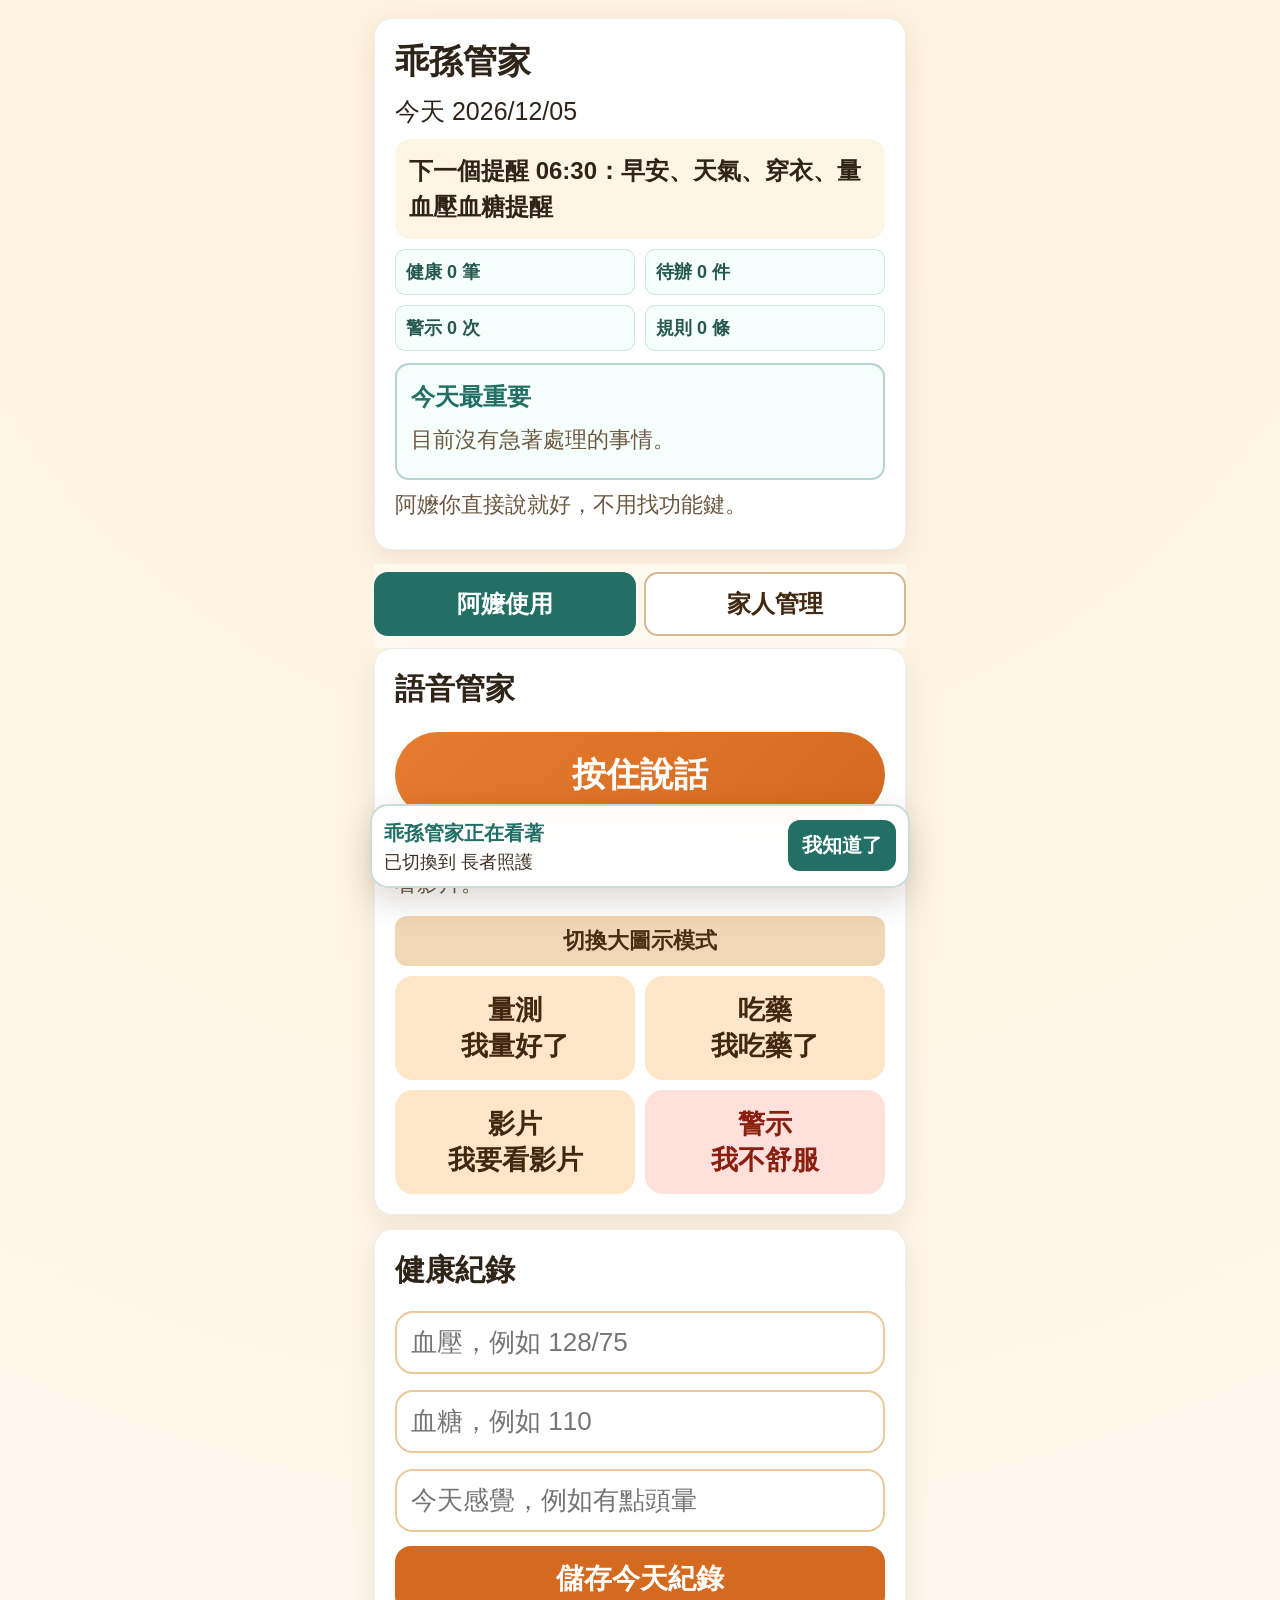
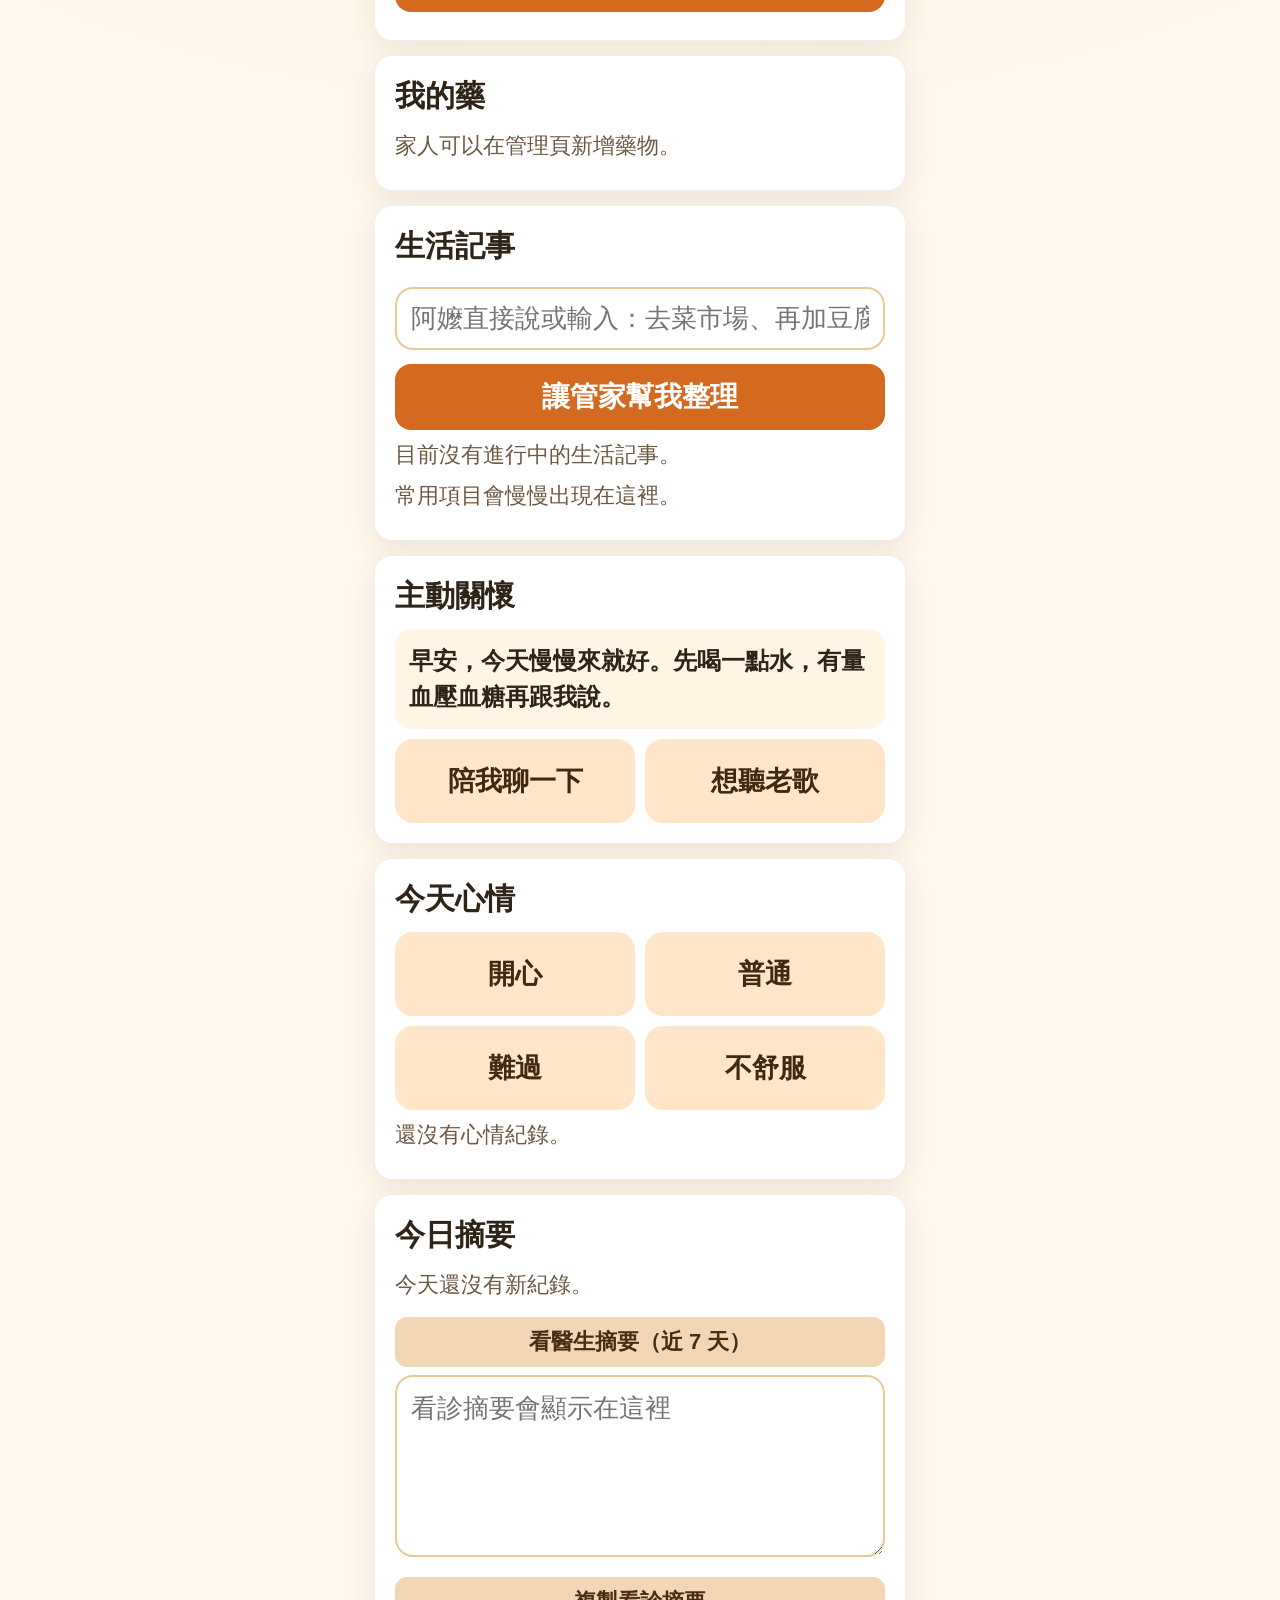
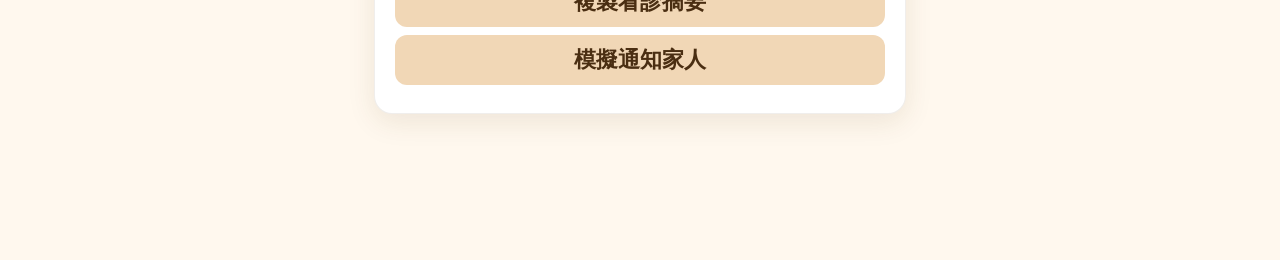
<file: grandma-helper-v5-singlefile-backup.html>
﻿<!DOCTYPE html>
<html lang="zh-Hant">
<head>
  <meta charset="UTF-8" />
  <meta name="viewport" content="width=device-width, initial-scale=1.0" />
  <title>乖孫管家 v5 多情境版</title>
  <link rel="manifest" href="./manifest.json" />
  <meta name="theme-color" content="#226f66" />
  <style>
    :root {
      --bg: #fff8ee;
      --card: #ffffff;
      --main: #d46a1f;
      --accent: #ffe6c9;
      --text: #2f2418;
      --ok: #2e9e4d;
      --warn: #cf3f27;
    }
    * { box-sizing: border-box; }
    body {
      margin: 0;
      background: radial-gradient(circle at top, #fff2df 0%, var(--bg) 55%);
      color: var(--text);
      font-family: "Microsoft JhengHei", "Noto Sans TC", sans-serif;
    }
    .app { max-width: 560px; margin: 0 auto; padding: 18px 14px 132px; }
    .card {
      background: var(--card);
      border: 1px solid rgba(64, 41, 16, 0.08);
      border-radius: 18px;
      padding: 20px;
      margin-bottom: 14px;
      box-shadow: 0 8px 28px rgba(91, 54, 20, 0.1);
    }
    h1 { margin: 0 0 6px; font-size: 34px; }
    h2 { margin: 0 0 12px; font-size: 30px; }
    p { margin: 8px 0; font-size: 25px; line-height: 1.5; }
    .hint { font-size: 22px; color: #6d5841; }
    .status {
      border-radius: 16px;
      background: #fff5e5;
      padding: 14px;
      font-size: 24px;
      font-weight: 700;
    }
    .voice-btn {
      width: 100%;
      border: none;
      border-radius: 999px;
      background: linear-gradient(135deg, #e57c30, var(--main));
      color: #fff;
      font-size: 34px;
      font-weight: 700;
      padding: 20px;
      margin: 10px 0 8px;
      cursor: pointer;
    }
    .voice-btn.listening { background: linear-gradient(135deg, #cc4a2b, #ac2f1d); }
    .grid { display: grid; grid-template-columns: repeat(2, 1fr); gap: 10px; }
    .big-btn {
      border: none;
      border-radius: 18px;
      background: var(--accent);
      color: #402910;
      font-size: 27px;
      font-weight: 700;
      padding: 16px 12px;
      min-height: 84px;
      cursor: pointer;
    }
    .big-btn.alert { background: #ffe0db; color: #8b1f0f; }
    .input {
      width: 100%;
      border: 2px solid #ecc99b;
      border-radius: 18px;
      font-size: 26px;
      padding: 14px;
      margin: 8px 0;
    }
    .save-btn {
      width: 100%;
      border: none;
      border-radius: 16px;
      background: var(--main);
      color: #fff;
      font-size: 28px;
      font-weight: 700;
      padding: 14px;
      margin-top: 6px;
      cursor: pointer;
    }
    .list-item {
      border: 1px solid rgba(64, 41, 16, 0.08);
      border-radius: 10px;
      background: #fff7ec;
      padding: 12px;
      margin-top: 10px;
      font-size: 22px;
      line-height: 1.45;
    }
    .list-item ul {
      margin: 8px 0 0;
      padding-left: 24px;
    }
    .ok { color: var(--ok); font-weight: 700; }
    .warn { color: var(--warn); font-weight: 700; }
    .mini-btn {
      width: 100%;
      border: none;
      border-radius: 12px;
      background: #f1d7b6;
      color: #4a2e12;
      font-size: 22px;
      font-weight: 700;
      padding: 10px;
      margin-top: 8px;
      cursor: pointer;
    }
    button:active { transform: scale(0.99); }
    .mode-row { display: grid; grid-template-columns: repeat(2, 1fr); gap: 10px; }
    .mode-btn {
      border: 2px solid #ead1ad;
      border-radius: 12px;
      background: #fff7ec;
      color: #4a2e12;
      font-size: 22px;
      font-weight: 700;
      padding: 12px;
      cursor: pointer;
    }
    .mode-btn.active {
      background: #2e9e4d;
      border-color: #2e9e4d;
      color: #fff;
    }
    .view-tabs {
      position: sticky;
      top: 0;
      z-index: 10;
      display: grid;
      grid-template-columns: repeat(2, 1fr);
      gap: 8px;
      background: rgba(255, 248, 238, 0.94);
      padding: 8px 0 12px;
      backdrop-filter: blur(8px);
    }
    .view-btn {
      display: block;
      text-align: center;
      border: 2px solid #d7b88f;
      border-radius: 14px;
      background: #fff;
      color: #402910;
      font-size: 24px;
      font-weight: 700;
      padding: 14px 10px;
      cursor: pointer;
    }
    .view-radio {
      position: absolute;
      opacity: 0;
      pointer-events: none;
    }
    .view-btn.active {
      background: #226f66;
      border-color: #226f66;
      color: #fff;
    }
    #grandmaViewToggle:checked ~ .view-tabs label[for="grandmaViewToggle"],
    #familyViewToggle:checked ~ .view-tabs label[for="familyViewToggle"] {
      background: #226f66;
      border-color: #226f66;
      color: #fff;
    }
    #grandmaViewToggle:checked ~ .admin-section {
      display: none !important;
    }
    #familyViewToggle:checked ~ .admin-section {
      display: block !important;
    }
    .hidden { display: none; }
    .admin-section {
      border-color: rgba(34, 111, 102, 0.22);
      background: #fbfffd;
    }
    button:focus-visible,
    input:focus-visible,
    textarea:focus-visible {
      outline: 4px solid #226f66;
      outline-offset: 3px;
    }
    @media (max-width: 480px) {
      .app { padding: 12px 10px 132px; }
      .card { border-radius: 16px; padding: 16px; }
      h1 { font-size: 32px; }
      h2 { font-size: 28px; }
      p { font-size: 24px; }
      .grid { grid-template-columns: 1fr; }
      .big-btn { min-height: 76px; font-size: 26px; }
      .voice-btn { font-size: 32px; }
      .input { font-size: 24px; }
    }
    .caretaker-panel {
      position: fixed;
      left: 50%;
      bottom: 12px;
      transform: translateX(-50%);
      width: min(540px, calc(100% - 20px));
      z-index: 20;
      border: 2px solid rgba(34, 111, 102, 0.24);
      border-radius: 18px;
      background: rgba(255, 255, 255, 0.96);
      box-shadow: 0 12px 34px rgba(47, 36, 24, 0.18);
      padding: 12px;
      backdrop-filter: blur(10px);
    }
    .caretaker-row {
      display: grid;
      grid-template-columns: 1fr auto;
      gap: 10px;
      align-items: center;
    }
    .caretaker-title {
      margin: 0;
      font-size: 20px;
      font-weight: 700;
      color: #226f66;
    }
    .caretaker-message {
      margin: 2px 0 0;
      font-size: 18px;
      line-height: 1.35;
      color: #3c3024;
    }
    .caretaker-action {
      border: none;
      border-radius: 12px;
      background: #226f66;
      color: #fff;
      font-size: 20px;
      font-weight: 700;
      padding: 12px 14px;
      cursor: pointer;
    }
    .status-grid {
      display: grid;
      grid-template-columns: repeat(2, 1fr);
      gap: 10px;
      margin-top: 10px;
    }
    .status-pill {
      border: 1px solid rgba(34, 111, 102, 0.18);
      border-radius: 10px;
      background: #f5fffb;
      padding: 10px;
      font-size: 18px;
      font-weight: 700;
      color: #26584f;
    }
    .today-focus {
      border: 2px solid rgba(34, 111, 102, 0.3);
      border-radius: 14px;
      background: #f5fffb;
      padding: 14px;
      margin-top: 12px;
    }
    .today-focus-title {
      margin: 0 0 6px;
      font-size: 24px;
      font-weight: 700;
      color: #226f66;
    }
    .icon-mode .big-btn,
    .icon-mode .voice-btn {
      min-height: 112px;
      font-size: 30px;
    }
    .icon-mode .big-btn::first-line {
      font-size: 38px;
    }
  </style>
</head>
<body>
  <main class="app">
    <section class="card">
      <h1>乖孫管家</h1>
      <p id="today"></p>
      <p id="reminder" class="status"></p>
      <div id="systemStatusGrid" class="status-grid"></div>
      <div id="todayFocus" class="today-focus"></div>
      <p class="hint">阿嬤你直接說就好，不用找功能鍵。</p>
    </section>

    <input id="grandmaViewToggle" class="view-radio" type="radio" name="viewToggle" checked />
    <input id="familyViewToggle" class="view-radio" type="radio" name="viewToggle" />
    <nav class="view-tabs" aria-label="使用模式">
      <label id="grandmaViewBtn" class="view-btn" for="grandmaViewToggle">阿嬤使用</label>
      <label id="familyViewBtn" class="view-btn" for="familyViewToggle">家人管理</label>
    </nav>

    <section class="card admin-section">
      <h2>情境切換</h2>
      <select id="profileSelect" class="input">
        <option value="elder">長者照護</option>
        <option value="student">學生</option>
        <option value="teacher">老師</option>
        <option value="home">家庭</option>
        <option value="business">小商家</option>
      </select>
      <p id="profileStatus" class="hint"></p>
    </section>

    <section class="card">
      <h2>語音管家</h2>
      <button id="voiceBtn" class="voice-btn" type="button">按住說話</button>
      <p id="voiceText" class="hint">你可以說：我量好了、我吃藥了、我不舒服、我要看影片。</p>
      <button id="iconModeBtn" class="mini-btn" type="button">切換大圖示模式</button>
      <div id="quickActionGrid" class="grid" style="margin-top:10px;"></div>
    </section>

    <section class="card">
      <h2>健康紀錄</h2>
      <input id="bpInput" class="input" placeholder="血壓，例如 128/75" />
      <input id="sugarInput" class="input" placeholder="血糖，例如 110" />
      <input id="noteInput" class="input" placeholder="今天感覺，例如有點頭暈" />
      <button id="saveBtn" class="save-btn" type="button">儲存今天紀錄</button>
      <p id="saveStatus" class="hint"></p>
    </section>

    <section class="card">
      <h2>我的藥</h2>
      <div id="medicineList"></div>
    </section>

    <section class="card">
      <h2>生活記事</h2>
      <input id="lifeNoteInput" class="input" placeholder="阿嬤直接說或輸入：去菜市場、再加豆腐、買好了" />
      <button id="saveLifeNoteBtn" class="save-btn" type="button">讓管家幫我整理</button>
      <p id="lifeNoteStatus" class="hint"></p>
      <div id="taskGroupSummary"></div>
      <div id="taskCardList"></div>
      <div id="habitList"></div>
    </section>

    <section class="card">
      <h2>主動關懷</h2>
      <p id="careMessage" class="status">管家會依時間主動關心阿嬤。</p>
      <div class="grid" style="margin-top:10px;">
        <button id="careChatBtn" class="big-btn" type="button">陪我聊一下</button>
        <button id="careMusicBtn" class="big-btn" type="button">想聽老歌</button>
      </div>
    </section>

    <section class="card">
      <h2>今天心情</h2>
      <div class="grid">
        <button class="big-btn" type="button" data-mood="開心">開心</button>
        <button class="big-btn" type="button" data-mood="普通">普通</button>
        <button class="big-btn" type="button" data-mood="難過">難過</button>
        <button class="big-btn" type="button" data-mood="不舒服">不舒服</button>
      </div>
      <div id="moodTrend"></div>
    </section>

    <section class="card">
      <h2>今日摘要</h2>
      <div id="summary"></div>
      <button id="doctorBtn" class="mini-btn" type="button">看醫生摘要（近 7 天）</button>
      <textarea id="doctorSummaryText" class="input" rows="5" readonly placeholder="看診摘要會顯示在這裡"></textarea>
      <button id="copyDoctorBtn" class="mini-btn" type="button">複製看診摘要</button>
      <button id="familyBtn" class="mini-btn" type="button">模擬通知家人</button>
      <p id="actionStatus" class="hint"></p>
    </section>

    <section class="card admin-section">
      <h2>家人週報</h2>
      <button id="weeklyBtn" class="mini-btn" type="button">產生家人週報</button>
      <textarea id="weeklyReportText" class="input" rows="6" readonly placeholder="家人週報會顯示在這裡"></textarea>
      <button id="copyWeeklyBtn" class="mini-btn" type="button">複製家人週報</button>
    </section>

    <section class="card admin-section">
      <h2>習慣雷達</h2>
      <div id="habitRadar"></div>
      <h2 style="margin-top:18px;">看診趨勢</h2>
      <div id="healthTrend"></div>
    </section>

    <section class="card admin-section">
      <h2>資料工具</h2>
      <button id="exportDataBtn" class="mini-btn" type="button">匯出資料備份</button>
      <textarea id="backupText" class="input" rows="5" placeholder="資料備份會顯示在這裡，也可以貼上備份再匯入"></textarea>
      <button id="importDataBtn" class="mini-btn" type="button">匯入資料備份</button>
      <button id="clearDataBtn" class="mini-btn" type="button">清除測試資料</button>
    </section>

    <section class="card admin-section">
      <h2>家人通知設定</h2>
      <div class="mode-row">
        <button id="testModeBtn" class="mode-btn" type="button">測試模式</button>
        <button id="liveModeBtn" class="mode-btn" type="button">正式模式</button>
      </div>
      <p id="modeStatus" class="hint"></p>
      <input id="webhookInput" class="input" placeholder="貼上 webhook 網址（可先留空）" />
      <button id="saveWebhookBtn" class="mini-btn" type="button">儲存通知設定</button>
      <p id="webhookStatus" class="hint">目前：模擬模式（不送出網路通知）</p>
    </section>

    <section class="card admin-section">
      <h2>健康警戒值</h2>
      <input id="bpHighInput" class="input" placeholder="高血壓警戒，例如 180/110" />
      <input id="bpLowInput" class="input" placeholder="低血壓警戒，例如 90/60" />
      <input id="sugarHighInput" class="input" placeholder="高血糖警戒，例如 250" />
      <input id="sugarLowInput" class="input" placeholder="低血糖警戒，例如 70" />
      <button id="saveAlertRulesBtn" class="mini-btn" type="button">儲存警戒值</button>
      <p id="alertRulesStatus" class="hint"></p>
    </section>

    <section class="card admin-section">
      <h2>藥物設定</h2>
      <input id="medicineNameInput" class="input" placeholder="藥名，例如 血壓藥" />
      <input id="medicineTimeInput" class="input" placeholder="時間，例如 早上飯後" />
      <input id="medicineCountInput" class="input" placeholder="剩餘數量，例如 28" />
      <button id="addMedicineBtn" class="mini-btn" type="button">新增藥物</button>
    </section>

    <section class="card admin-section">
      <h2>關鍵字規則</h2>
      <input id="keywordInput" class="input" placeholder="關鍵字，例如：頭暈、跌倒、菜市場" />
      <input id="keywordReplyInput" class="input" placeholder="管家回覆，例如：先坐下休息，我通知家人" />
      <button id="saveKeywordBtn" class="mini-btn" type="button">新增關鍵字規則</button>
      <div id="keywordRuleList"></div>
    </section>

    <section class="card admin-section">
      <h2>今日時程</h2>
      <div id="timeline"></div>
    </section>

    <aside class="caretaker-panel" aria-live="polite">
      <div class="caretaker-row">
        <div>
          <p class="caretaker-title">乖孫管家正在看著</p>
          <p id="floatingStatus" class="caretaker-message">今天還沒有新的提醒。</p>
        </div>
        <button id="floatingActionBtn" class="caretaker-action" type="button">我知道了</button>
      </div>
    </aside>
  </main>

  <script>
    const STORE_KEY = "grandmaVoiceLogs";
    const voiceBtn = document.getElementById("voiceBtn");
    const voiceText = document.getElementById("voiceText");
    const summary = document.getElementById("summary");
    const reminder = document.getElementById("reminder");
    const today = document.getElementById("today");
    const timeline = document.getElementById("timeline");
    const actionStatus = document.getElementById("actionStatus");
    const webhookStatus = document.getElementById("webhookStatus");
    const webhookInput = document.getElementById("webhookInput");
    const doctorSummaryText = document.getElementById("doctorSummaryText");
    const modeStatus = document.getElementById("modeStatus");
    const weeklyReportText = document.getElementById("weeklyReportText");
    const backupText = document.getElementById("backupText");
    const lifeNoteInput = document.getElementById("lifeNoteInput");
    const lifeNoteStatus = document.getElementById("lifeNoteStatus");
    const habitList = document.getElementById("habitList");
    const taskCardList = document.getElementById("taskCardList");
    const taskGroupSummary = document.getElementById("taskGroupSummary");
    const floatingStatus = document.getElementById("floatingStatus");
    const floatingActionBtn = document.getElementById("floatingActionBtn");
    const systemStatusGrid = document.getElementById("systemStatusGrid");
    const todayFocus = document.getElementById("todayFocus");
    const bpHighInput = document.getElementById("bpHighInput");
    const bpLowInput = document.getElementById("bpLowInput");
    const sugarHighInput = document.getElementById("sugarHighInput");
    const sugarLowInput = document.getElementById("sugarLowInput");
    const alertRulesStatus = document.getElementById("alertRulesStatus");
    const careMessage = document.getElementById("careMessage");
    const keywordInput = document.getElementById("keywordInput");
    const keywordReplyInput = document.getElementById("keywordReplyInput");
    const keywordRuleList = document.getElementById("keywordRuleList");
    const medicineList = document.getElementById("medicineList");
    const medicineNameInput = document.getElementById("medicineNameInput");
    const medicineTimeInput = document.getElementById("medicineTimeInput");
    const medicineCountInput = document.getElementById("medicineCountInput");
    const habitRadar = document.getElementById("habitRadar");
    const healthTrend = document.getElementById("healthTrend");
    const profileSelect = document.getElementById("profileSelect");
    const profileStatus = document.getElementById("profileStatus");
    const quickActionGrid = document.getElementById("quickActionGrid");

    const schedulePlan = [
      { time: "06:30", text: "早安、天氣、穿衣、量血壓血糖提醒" },
      { time: "07:30", text: "早餐前吃藥與打針提醒" },
      { time: "08:00", text: "心情詢問與健康數字記錄" },
      { time: "10:00", text: "散步或復健活動提醒" },
      { time: "12:00", text: "午餐吃藥與簡單飲食建議" },
      { time: "14:00", text: "午睡前陪伴聊天或影片" },
      { time: "16:00", text: "下午點心與血糖提醒" },
      { time: "18:00", text: "晚餐吃藥提醒" },
      { time: "19:30", text: "晚間陪伴時間（故事、老歌）" },
      { time: "21:00", text: "睡前吃藥、量血壓、看診準備" },
      { time: "22:00", text: "晚安與今日健康總結" }
    ];
    const WEBHOOK_KEY = "familyWebhookUrl";
    const MODE_KEY = "grandmaHelperMode";
    const VIEW_KEY = "grandmaHelperView";
    const HABIT_KEY = "grandmaHelperHabits";
    const TASK_KEY = "grandmaHelperTaskCards";
    const ALERT_RULES_KEY = "grandmaHelperAlertRules";
    const KEYWORD_RULES_KEY = "grandmaHelperKeywordRules";
    const ICON_MODE_KEY = "grandmaHelperIconMode";
    const MOOD_KEY = "grandmaHelperMoods";
    const MEDICINE_KEY = "grandmaHelperMedicines";
    const PROFILE_KEY = "grandmaHelperProfile";

    const profiles = {
      elder: {
        name: "長者照護",
        manager: "家人",
        quickActions: [
          { label: "量測<br>我量好了", value: "我量好了" },
          { label: "吃藥<br>我吃藥了", value: "我吃藥了" },
          { label: "影片<br>我要看影片", value: "我要看影片" },
          { label: "警示<br>我不舒服", value: "我不舒服", alert: true }
        ],
        care: {
          chat: "我在。你可以跟我說身體、心情，或想到什麼事情我幫你記。",
          music: "我幫你記下想聽老歌，等等可以接 YouTube 推薦。"
        },
        categories: ["醫療", "購物", "繳費", "聯絡", "節目", "家務", "其他"]
      },
      student: {
        name: "學生",
        manager: "家長",
        quickActions: [
          { label: "作業<br>記作業", value: "記作業" },
          { label: "考試<br>明天考試", value: "明天考試" },
          { label: "完成<br>我寫完了", value: "我寫完了" },
          { label: "壓力<br>我壓力大", value: "我壓力大", alert: true }
        ],
        care: {
          chat: "我在。你可以說今天有哪些作業、哪科要考試，或哪裡讀不下去。",
          music: "先休息一下，等等我可以幫你整理讀書順序。"
        },
        categories: ["作業", "考試", "課表", "報告", "壓力", "其他"]
      },
      teacher: {
        name: "老師",
        manager: "老師",
        quickActions: [
          { label: "班務<br>記班務", value: "記班務" },
          { label: "批改<br>作業還沒改", value: "作業還沒改" },
          { label: "聯絡<br>聯絡家長", value: "聯絡家長" },
          { label: "會議<br>明天開會", value: "明天開會" }
        ],
        care: {
          chat: "我在。你可以把班務、會議、學生狀態先丟給我，我幫你分好。",
          music: "先喘口氣，我幫你看目前待辦哪件最急。"
        },
        categories: ["班務", "批改", "會議", "學生關懷", "家長聯絡", "其他"]
      },
      home: {
        name: "家庭",
        manager: "家人",
        quickActions: [
          { label: "採買<br>買東西", value: "買東西" },
          { label: "家務<br>記家務", value: "記家務" },
          { label: "繳費<br>要繳費", value: "要繳費" },
          { label: "接送<br>要接送", value: "要接送" }
        ],
        care: {
          chat: "我在。買菜、家務、繳費、接送，想到什麼直接說，我幫你整理。",
          music: "先休息一下，等等我幫你看今天家裡還有哪些事。"
        },
        categories: ["採買", "家務", "繳費", "接送", "家庭庫存", "其他"]
      },
      business: {
        name: "小商家",
        manager: "店主",
        quickActions: [
          { label: "訂單<br>新訂單", value: "新訂單" },
          { label: "出貨<br>今天出貨", value: "今天出貨" },
          { label: "收款<br>已收款", value: "已收款" },
          { label: "庫存<br>庫存不足", value: "庫存不足", alert: true }
        ],
        care: {
          chat: "我在。訂單、出貨、庫存、客戶備註都可以先跟我說。",
          music: "先整理營運事項，我幫你看今天未完成的訂單和出貨。"
        },
        categories: ["訂單", "出貨", "收款", "庫存", "客戶", "其他"]
      }
    };

    const defaultAlertRules = {
      bpHigh: "180/110",
      bpLow: "90/60",
      sugarHigh: 250,
      sugarLow: 70
    };

    let habits = [];
    try {
      habits = JSON.parse(localStorage.getItem(HABIT_KEY) || "[]");
    } catch (_) {
      habits = [];
    }

    let taskCards = [];
    try {
      taskCards = JSON.parse(localStorage.getItem(TASK_KEY) || "[]");
    } catch (_) {
      taskCards = [];
    }
    let taskReminderTimers = {};

    let keywordRules = [];
    try {
      keywordRules = JSON.parse(localStorage.getItem(KEYWORD_RULES_KEY) || "[]");
    } catch (_) {
      keywordRules = [];
    }

    let moodLogs = [];
    try {
      moodLogs = JSON.parse(localStorage.getItem(MOOD_KEY) || "[]");
    } catch (_) {
      moodLogs = [];
    }

    let medicines = [];
    try {
      medicines = JSON.parse(localStorage.getItem(MEDICINE_KEY) || "[]");
    } catch (_) {
      medicines = [];
    }

    const quickRule = {
      "我量好了": "收到，乖孫幫你記錄量測完成。",
      "我吃藥了": "收到，今天用藥已回報。",
      "我要看影片": "好，等等推薦你上次那類老歌影片。",
      "我不舒服": "我在，先坐好休息，我會啟動家人通知流程。",
      "記作業": "我幫你記作業，說科目和截止日會更清楚。",
      "明天考試": "我幫你記考試，等等可以整理讀書順序。",
      "我寫完了": "很好，我幫你標記完成。",
      "我壓力大": "我先幫你記下壓力狀態，先深呼吸一下。",
      "記班務": "我幫你記班務，等等會整理成待辦。",
      "作業還沒改": "我幫你開一張批改任務。",
      "聯絡家長": "我幫你記下家長聯絡事項。",
      "明天開會": "我幫你記會議提醒。",
      "買東西": "我幫你開採買清單。",
      "記家務": "我幫你記家務事項。",
      "要繳費": "我幫你記繳費提醒。",
      "要接送": "我幫你記接送行程。",
      "新訂單": "我幫你開新訂單。",
      "今天出貨": "我幫你記出貨任務。",
      "已收款": "我幫你記收款狀態。",
      "庫存不足": "我幫你標記庫存警示。"
    };

    let logs = [];
    try {
      logs = JSON.parse(localStorage.getItem(STORE_KEY) || "[]");
    } catch (_) {
      logs = [];
    }
    let recognition;
    let voiceMode = "idle";
    let recognitionTimeout = null;
    let pendingCheck = null;
    let lastPrompt = null;
    let pendingHealthCapture = null;

    function speak(text) {
      if (!("speechSynthesis" in window) || typeof SpeechSynthesisUtterance === "undefined") return;
      const utter = new SpeechSynthesisUtterance(text);
      utter.lang = "zh-TW";
      utter.rate = 0.95;
      window.speechSynthesis.cancel();
      window.speechSynthesis.speak(utter);
    }

    function setReminderByHour() {
      const now = new Date();
      const hhmm = `${String(now.getHours()).padStart(2, "0")}:${String(now.getMinutes()).padStart(2, "0")}`;
      const next = schedulePlan.find(s => s.time >= hhmm) || schedulePlan[0];
      reminder.textContent = `下一個提醒 ${next.time}：${next.text}`;
      updateFloatingStatus(`下一個提醒 ${next.time}：${next.text}`);
    }

    function renderToday() {
      const now = new Date();
      today.textContent = `今天 ${now.getFullYear()}/${String(now.getMonth() + 1).padStart(2, "0")}/${String(now.getDate()).padStart(2, "0")}`;
    }

    function renderSystemStatus() {
      const healthCount = logs.filter(item => item.kind === "健康").length;
      const activeTaskCount = taskCards.filter(card => card.status === "進行中").length;
      const alertCount = logs.filter(item => /警示|緊急|升級/.test(item.kind)).length;
      const keywordCount = keywordRules.length;
      systemStatusGrid.innerHTML = [
        `健康 ${healthCount} 筆`,
        `待辦 ${activeTaskCount} 件`,
        `警示 ${alertCount} 次`,
        `規則 ${keywordCount} 條`
      ].map(text => `<div class="status-pill">${text}</div>`).join("");
    }

    function renderTodayFocus() {
      const openTasks = taskCards.filter(card => card.status === "進行中");
      const nextTask = openTasks[0];
      const latestHealth = logs.find(item => item.kind === "健康");
      const lines = [];
      if (nextTask) lines.push(`待辦：${nextTask.title}`);
      if (latestHealth) lines.push(`最近健康：${latestHealth.detail}`);
      if (!lines.length) lines.push("目前沒有急著處理的事情。");
      todayFocus.innerHTML = `<p class="today-focus-title">今天最重要</p><p class="hint">${lines.join("<br>")}</p>`;
    }

    function getIconMode() {
      try {
        return localStorage.getItem(ICON_MODE_KEY) === "on";
      } catch (_) {
        return false;
      }
    }

    function renderIconMode() {
      document.body.classList.toggle("icon-mode", getIconMode());
    }

    function toggleIconMode() {
      const next = getIconMode() ? "off" : "on";
      try {
        localStorage.setItem(ICON_MODE_KEY, next);
      } catch (_) {}
      renderIconMode();
      actionStatus.textContent = next === "on" ? "已開啟大圖示模式。" : "已關閉大圖示模式。";
    }

    function loadWebhookConfig() {
      let url = "";
      try {
        url = localStorage.getItem(WEBHOOK_KEY) || "";
      } catch (_) {
        url = "";
      }
      webhookInput.value = url;
      updateWebhookStatus(url);
    }

    function getMode() {
      try {
        return localStorage.getItem(MODE_KEY) || "test";
      } catch (_) {
        return "test";
      }
    }

    function getProfile() {
      try {
        return localStorage.getItem(PROFILE_KEY) || "elder";
      } catch (_) {
        return "elder";
      }
    }

    function setProfile(profileId) {
      try {
        localStorage.setItem(PROFILE_KEY, profileId);
      } catch (_) {}
      renderProfile();
    }

    function renderProfile() {
      const profileId = getProfile();
      const profile = profiles[profileId] || profiles.elder;
      profileSelect.value = profileId;
      profileStatus.textContent = `目前情境：${profile.name}｜管理者：${profile.manager}`;
      renderQuickActions();
      careMessage.textContent = buildCareMessage();
      renderSystemStatus();
      updateFloatingStatus(`已切換到 ${profile.name}`);
    }

    function renderQuickActions() {
      const profile = profiles[getProfile()] || profiles.elder;
      quickActionGrid.innerHTML = profile.quickActions.map(action => (
        `<button class="big-btn${action.alert ? " alert" : ""}" type="button" data-quick="${action.value}">${action.label}</button>`
      )).join("");

      quickActionGrid.querySelectorAll("[data-quick]").forEach(btn => {
        btn.addEventListener("click", () => handleQuickAction(btn.dataset.quick));
      });
    }

    function handleQuickAction(text) {
      logEvent("回報", text);
      markResponseReceived(text);
      if (text === "我量好了") {
        handleHealthCapture(text);
        return;
      }
      const reply = quickRule[text] || "收到，我幫你記下來。";
      voiceText.innerHTML = `<span class="ok">已記錄：</span>${text}`;
      speak(reply);
      if (!["我吃藥了", "我要看影片", "我不舒服"].includes(text)) {
        saveLifeNote(text);
      }
    }

    function setMode(mode) {
      try {
        localStorage.setItem(MODE_KEY, mode);
      } catch (_) {}
      renderMode();
    }

    function getFollowupDurations() {
      const mode = getMode();
      if (mode === "live") {
        return {
          secondReminderMs: 15 * 60 * 1000,
          escalationMs: 30 * 60 * 1000
        };
      }
      return {
        secondReminderMs: 60 * 1000,
        escalationMs: 120 * 1000
      };
    }

    function renderMode() {
      const mode = getMode();
      document.getElementById("testModeBtn").classList.toggle("active", mode === "test");
      document.getElementById("liveModeBtn").classList.toggle("active", mode === "live");
      modeStatus.textContent = mode === "live"
        ? "目前：正式模式（15 分鐘追問，30 分鐘通知家人）"
        : "目前：測試模式（1 分鐘追問，2 分鐘通知家人）";
    }

    function getView() {
      try {
        return localStorage.getItem(VIEW_KEY) || "grandma";
      } catch (_) {
        return "grandma";
      }
    }

    function setView(view) {
      try {
        localStorage.setItem(VIEW_KEY, view);
      } catch (_) {}
      renderView();
    }

    function renderView() {
      const view = getView();
      document.getElementById("grandmaViewToggle").checked = view === "grandma";
      document.getElementById("familyViewToggle").checked = view === "family";
      document.getElementById("grandmaViewBtn").classList.toggle("active", view === "grandma");
      document.getElementById("familyViewBtn").classList.toggle("active", view === "family");
      document.querySelectorAll(".admin-section").forEach(section => {
        section.classList.toggle("hidden", view !== "family");
      });
    }

    function saveWebhookConfig() {
      const url = webhookInput.value.trim();
      try {
        if (url) localStorage.setItem(WEBHOOK_KEY, url);
        else localStorage.removeItem(WEBHOOK_KEY);
      } catch (_) {}
      updateWebhookStatus(url);
      actionStatus.textContent = url ? "已更新 webhook 設定。" : "已切回模擬通知模式。";
    }

    function getWebhookUrl() {
      try {
        return localStorage.getItem(WEBHOOK_KEY) || "";
      } catch (_) {
        return "";
      }
    }

    function updateWebhookStatus(url) {
      if (url) webhookStatus.textContent = "目前：真實通知模式（會送出 webhook）";
      else webhookStatus.textContent = "目前：模擬模式（不送出網路通知）";
    }

    function getAlertRules() {
      try {
        return { ...defaultAlertRules, ...JSON.parse(localStorage.getItem(ALERT_RULES_KEY) || "{}") };
      } catch (_) {
        return { ...defaultAlertRules };
      }
    }

    function loadAlertRules() {
      const rules = getAlertRules();
      bpHighInput.value = rules.bpHigh;
      bpLowInput.value = rules.bpLow;
      sugarHighInput.value = rules.sugarHigh;
      sugarLowInput.value = rules.sugarLow;
      alertRulesStatus.textContent = `目前：高血壓 ${rules.bpHigh}，低血壓 ${rules.bpLow}，高血糖 ${rules.sugarHigh}，低血糖 ${rules.sugarLow}`;
    }

    function isValidBpRule(value) {
      return /^\d{2,3}\s*[\/／]\s*\d{2,3}$/.test(String(value || "").trim());
    }

    function saveAlertRules() {
      const bpHigh = bpHighInput.value.trim();
      const bpLow = bpLowInput.value.trim();
      const sugarHigh = Number(sugarHighInput.value);
      const sugarLow = Number(sugarLowInput.value);
      if (!isValidBpRule(bpHigh) || !isValidBpRule(bpLow) || !sugarHigh || !sugarLow) {
        alertRulesStatus.textContent = "警戒值格式不完整，請確認血壓像 180/110、血糖是數字。";
        return;
      }
      const rules = { bpHigh, bpLow, sugarHigh, sugarLow };
      try {
        localStorage.setItem(ALERT_RULES_KEY, JSON.stringify(rules));
      } catch (_) {}
      loadAlertRules();
      actionStatus.textContent = "已更新健康警戒值。";
    }

    function logEvent(kind, detail) {
      logs.unshift({
        ts: new Date().toLocaleString("zh-TW"),
        kind,
        detail
      });
      logs = logs.slice(0, 20);
      try {
        localStorage.setItem(STORE_KEY, JSON.stringify(logs));
      } catch (_) {
        // file:// in some embedded browsers may block localStorage; keep in-memory logs.
      }
      renderSummary();
      updateFloatingStatus(`${kind}：${detail}`);
      renderSystemStatus();
      renderTodayFocus();
    }

    function updateFloatingStatus(text) {
      if (!floatingStatus) return;
      const shortText = String(text || "").replace(/\s+/g, " ").trim();
      floatingStatus.textContent = shortText.length > 46 ? `${shortText.slice(0, 46)}...` : shortText;
    }

    function buildCareMessage(intent) {
      const hour = new Date().getHours();
      const openTasks = taskCards.filter(card => card.status === "進行中");
      const profile = profiles[getProfile()] || profiles.elder;
      if (intent === "music") return profile.care.music;
      if (intent === "chat") return profile.care.chat;
      if (openTasks.length) return `我有幫你看著 ${openTasks.length} 件事情。最上面那件是「${openTasks[0].title}」。`;
      if (getProfile() !== "elder") return profile.care.chat;
      if (hour < 10) return "早安，今天慢慢來就好。先喝一點水，有量血壓血糖再跟我說。";
      if (hour < 14) return "中午到了，吃飯不要太急。飯後有藥的話，我會幫你記著。";
      if (hour < 18) return "下午容易忘記事情，想到買什麼、拿什麼，直接跟我說就好。";
      if (hour < 22) return "晚上我陪你整理今天的事情。睡前如果要量血壓，也可以直接報數字。";
      return "時間晚了，今天辛苦了。想到明天要做的事情，可以先跟我說，我幫你放好。";
    }

    function showCareMessage(intent) {
      const message = buildCareMessage(intent);
      careMessage.textContent = message;
      updateFloatingStatus(message);
      logEvent("主動關懷", message);
      speak(message);
    }

    function recordMood(mood) {
      moodLogs.unshift({
        mood,
        ts: new Date().toLocaleString("zh-TW")
      });
      moodLogs = moodLogs.slice(0, 30);
      try {
        localStorage.setItem(MOOD_KEY, JSON.stringify(moodLogs));
      } catch (_) {}
      logEvent("心情", mood);
      renderMoodTrend();
      renderSystemStatus();
      const reply = mood === "不舒服"
        ? "我記下來了。你先坐著休息，如果有頭暈或痛，要直接跟我說。"
        : `我記下今天心情是「${mood}」。`;
      careMessage.textContent = reply;
      speak(reply);
    }

    function renderMoodTrend() {
      const recent = moodLogs.slice(0, 7);
      if (!recent.length) {
        document.getElementById("moodTrend").innerHTML = "<p class='hint'>還沒有心情紀錄。</p>";
        return;
      }
      const counts = recent.reduce((acc, item) => {
        acc[item.mood] = (acc[item.mood] || 0) + 1;
        return acc;
      }, {});
      document.getElementById("moodTrend").innerHTML = `<div class="list-item"><strong>近 7 次心情</strong><br>${Object.entries(counts).map(([mood, count]) => `${mood} ${count} 次`).join("｜")}</div>`;
    }

    function persistMedicines() {
      try {
        localStorage.setItem(MEDICINE_KEY, JSON.stringify(medicines));
      } catch (_) {}
      renderMedicines();
    }

    function addMedicine() {
      const name = medicineNameInput.value.trim();
      const time = medicineTimeInput.value.trim();
      const count = Number(medicineCountInput.value);
      if (!name || !time) {
        actionStatus.textContent = "請輸入藥名和時間。";
        return;
      }
      medicines.unshift({
        id: String(Date.now()),
        name,
        time,
        count: Number.isFinite(count) ? count : 0,
        taken: 0,
        lastTakenAt: ""
      });
      medicineNameInput.value = "";
      medicineTimeInput.value = "";
      medicineCountInput.value = "";
      persistMedicines();
      actionStatus.textContent = `已新增藥物：${name}`;
    }

    function takeMedicine(index) {
      const med = medicines[index];
      if (!med) return;
      med.taken = (med.taken || 0) + 1;
      if (Number(med.count) > 0) med.count -= 1;
      med.lastTakenAt = new Date().toLocaleString("zh-TW");
      persistMedicines();
      logEvent("吃藥", `${med.name}（${med.time}）`);
      const reply = `我記好了，${med.name} 已吃。${med.count <= 3 ? "剩下不多了，記得請家人補藥。" : ""}`;
      voiceText.textContent = reply;
      speak(reply);
      if (med.count <= 3) notifyFamily(`藥物快用完：${med.name} 剩餘 ${med.count}`);
    }

    function renderMedicines() {
      if (!medicines.length) {
        medicineList.innerHTML = "<p class='hint'>家人可以在管理頁新增藥物。</p>";
        return;
      }
      medicineList.innerHTML = medicines.map((med, index) => (
        `<div class="list-item"><strong>${med.name}</strong><br><span class="hint">${med.time}｜剩餘 ${med.count ?? 0}｜上次 ${med.lastTakenAt || "尚未回報"}</span><button class="mini-btn" type="button" data-take-medicine="${index}">我吃這個藥了</button></div>`
      )).join("");

      document.querySelectorAll("[data-take-medicine]").forEach(btn => {
        btn.addEventListener("click", () => takeMedicine(Number(btn.dataset.takeMedicine)));
      });
    }

    function parseHealthDetail(detail) {
      const bpMatch = String(detail).match(/血壓:([\d\/-]+)/);
      const sugarMatch = String(detail).match(/血糖:([\d-]+)/);
      const bp = bpMatch && bpMatch[1] !== "-" ? bpMatch[1] : "";
      const sugar = sugarMatch && sugarMatch[1] !== "-" ? Number(sugarMatch[1]) : null;
      const bpParts = bp ? bp.split("/").map(Number) : [];
      return {
        bpTop: bpParts[0] || null,
        bpBottom: bpParts[1] || null,
        sugar
      };
    }

    function average(values) {
      const valid = values.filter(value => Number.isFinite(value));
      if (!valid.length) return "-";
      return Math.round(valid.reduce((sum, value) => sum + value, 0) / valid.length);
    }

    function renderHabitRadar() {
      const top = habits.slice(0, 5);
      if (!top.length) {
        habitRadar.innerHTML = "<p class='hint'>還沒有足夠資料形成習慣。</p>";
        return;
      }
      habitRadar.innerHTML = top.map(item => (
        `<div class="list-item"><strong>${item.category}</strong><br>${item.text}<br><span class="hint">出現 ${item.count} 次，上次 ${item.lastAt}</span></div>`
      )).join("");
    }

    function renderHealthTrend() {
      const healthLogs = logs.filter(item => item.kind === "健康").slice(0, 14).map(item => parseHealthDetail(item.detail));
      if (!healthLogs.length) {
        healthTrend.innerHTML = "<p class='hint'>還沒有健康資料可分析。</p>";
        return;
      }
      const bpTopAvg = average(healthLogs.map(item => item.bpTop));
      const bpBottomAvg = average(healthLogs.map(item => item.bpBottom));
      const sugarAvg = average(healthLogs.map(item => item.sugar));
      const alerts = logs.filter(item => item.kind === "健康警示").length;
      healthTrend.innerHTML = `<div class="list-item"><strong>近 14 筆趨勢</strong><br>平均血壓：${bpTopAvg}/${bpBottomAvg}<br>平均血糖：${sugarAvg}<br>健康警示：${alerts} 次<br><span class="hint">門診可帶重點：血壓血糖平均、異常次數、最近不舒服描述。</span></div>`;
    }

    function persistKeywordRules() {
      keywordRules = keywordRules.slice(0, 20);
      try {
        localStorage.setItem(KEYWORD_RULES_KEY, JSON.stringify(keywordRules));
      } catch (_) {}
      renderKeywordRules();
    }

    function saveKeywordRule() {
      const keyword = keywordInput.value.trim();
      const reply = keywordReplyInput.value.trim();
      if (!keyword || !reply) {
        actionStatus.textContent = "請輸入關鍵字和管家回覆。";
        return;
      }
      keywordRules.unshift({
        keyword,
        reply,
        count: 0,
        createdAt: new Date().toISOString()
      });
      keywordInput.value = "";
      keywordReplyInput.value = "";
      persistKeywordRules();
      actionStatus.textContent = `已新增關鍵字規則：${keyword}`;
    }

    function renderKeywordRules() {
      if (!keywordRules.length) {
        keywordRuleList.innerHTML = "<p class='hint'>尚未建立關鍵字規則。</p>";
        return;
      }
      keywordRuleList.innerHTML = keywordRules.slice(0, 8).map((rule, index) => (
        `<div class="list-item"><strong>${rule.keyword}</strong><br>${rule.reply}<br><span class="hint">觸發 ${rule.count || 0} 次</span><button class="mini-btn" type="button" data-keyword-delete="${index}">刪除規則</button></div>`
      )).join("");

      document.querySelectorAll("[data-keyword-delete]").forEach(btn => {
        btn.addEventListener("click", () => {
          keywordRules.splice(Number(btn.dataset.keywordDelete), 1);
          persistKeywordRules();
        });
      });
    }

    function applyKeywordRules(text) {
      const rule = keywordRules.find(item => text.includes(item.keyword));
      if (!rule) return false;
      rule.count = (rule.count || 0) + 1;
      persistKeywordRules();
      logEvent("關鍵字觸發", `${rule.keyword}：${text}`);
      voiceText.textContent = rule.reply;
      updateFloatingStatus(rule.reply);
      speak(rule.reply);
      if (/救命|跌倒|頭暈|胸悶|喘|不舒服|痛/.test(rule.keyword)) {
        notifyFamily(`關鍵字警示：${rule.keyword}，內容：${text}`);
      }
      return true;
    }

    function classifyLifeNote(text) {
      const clean = text.replace(/[，。！？,.!?\s]/g, "");
      const profileId = getProfile();
      if (profileId === "student") {
        if (/作業|習題|功課/.test(clean)) return "作業";
        if (/考試|小考|段考|期中|期末/.test(clean)) return "考試";
        if (/報告|簡報|專題/.test(clean)) return "報告";
        if (/壓力|累|讀不下去|焦慮/.test(clean)) return "壓力";
      }
      if (profileId === "teacher") {
        if (/批改|作業|作文|考卷/.test(clean)) return "批改";
        if (/會議|開會|研習/.test(clean)) return "會議";
        if (/家長|聯絡/.test(clean)) return "家長聯絡";
        if (/學生|情緒|缺席/.test(clean)) return "學生關懷";
      }
      if (profileId === "home") {
        if (/買|菜市場|超市|補貨/.test(clean)) return "採買";
        if (/倒垃圾|洗衣|掃地|整理|煮飯/.test(clean)) return "家務";
        if (/接|送|孩子|學校/.test(clean)) return "接送";
      }
      if (profileId === "business") {
        if (/訂單|客人|客戶|要.*顆|要.*份/.test(clean)) return "訂單";
        if (/出貨|寄出|包裹|宅配|物流/.test(clean)) return "出貨";
        if (/收款|付款|匯款/.test(clean)) return "收款";
        if (/庫存|缺貨|快沒了|原料|包材/.test(clean)) return "庫存";
      }
      const rules = [
        { category: "醫療", keywords: ["診所", "醫院", "拿藥", "領藥", "看醫生", "回診", "藥局"] },
        { category: "訂餐", keywords: ["訂餐", "便當", "午餐", "晚餐", "外送", "飯"] },
        { category: "出貨", keywords: ["出貨", "寄出", "包裹", "宅配", "物流", "貨"] },
        { category: "購物", keywords: ["買", "補貨", "米", "菜", "衛生紙", "牛奶", "藥"] },
        { category: "繳費", keywords: ["繳費", "電費", "水費", "瓦斯", "電話費", "帳單"] },
        { category: "聯絡", keywords: ["打給", "找", "聯絡", "孫子", "女兒", "兒子"] },
        { category: "節目", keywords: ["電視", "節目", "連續劇", "新聞", "布袋戲"] },
        { category: "家務", keywords: ["倒垃圾", "洗衣", "掃地", "煮飯", "澆花"] }
      ];
      const found = rules.find(rule => rule.keywords.some(word => clean.includes(word)));
      return found ? found.category : "其他";
    }

    function getTopicKey(text, category) {
      if (/菜市場|市場|買菜/.test(text)) return "market";
      if (/診所|醫院|拿藥|領藥|看醫生|回診|藥局/.test(text)) return "medical";
      if (/出貨|寄出|包裹|宅配|物流/.test(text)) return "shipping";
      if (/訂餐|便當|午餐|晚餐|外送/.test(text)) return "meal";
      if (/繳費|電費|水費|瓦斯|電話費|帳單/.test(text)) return "bill";
      if (/電視|節目|連續劇|新聞|布袋戲/.test(text)) return "tv";
      return category;
    }

    function isAppendIntent(text) {
      return /再加|還要|也要|也買|順便|補一下|加一個|記一下/.test(text);
    }

    function isDoneIntent(text) {
      return /買好了|完成了|都好了|處理好了|不用了|取消/.test(text);
    }

    function extractItemText(text) {
      return text
        .replace(/今天|明天|等一下|等等|去|到/g, "")
        .replace(/菜市場|市場|買菜|診所|醫院|藥局/g, "")
        .replace(/再加|還要|也要|也買|順便|補一下|加一個|記一下|幫我記得|幫我記|記得/g, "")
        .trim();
    }

    function inferTaskReminder(text, category) {
      const now = new Date();
      const reminder = new Date(now);
      if (/明天/.test(text)) reminder.setDate(reminder.getDate() + 1);
      if (/下午/.test(text)) reminder.setHours(15, 0, 0, 0);
      else if (/晚上/.test(text)) reminder.setHours(18, 30, 0, 0);
      else if (/早上|上午/.test(text)) reminder.setHours(9, 0, 0, 0);
      else if (/中午/.test(text)) reminder.setHours(11, 30, 0, 0);
      else if (category === "醫療") reminder.setHours(Math.max(now.getHours() + 1, 9), 0, 0, 0);
      else if (category === "購物") reminder.setHours(Math.max(now.getHours() + 1, 10), 0, 0, 0);
      else reminder.setHours(now.getHours() + 1, 0, 0, 0);
      if (reminder <= now) reminder.setTime(now.getTime() + 60 * 60 * 1000);
      return reminder.toISOString();
    }

    function naturalTaskReply(card, itemText, action) {
      const itemPart = itemText ? `，我幫你加上「${itemText}」` : "";
      if (action === "done") return `好，${card.title}我先收起來了，辛苦了。`;
      if (card.category === "醫療") return `我記在「${card.title}」${itemPart}。等等會提醒你帶健保卡，拿藥也記得問清楚吃法。`;
      if (card.topicKey === "market") return `我整理到「菜市場買菜」${itemPart}。出門前會提醒你帶袋子和零錢。`;
      if (card.category === "出貨") return `我放到「${card.title}」${itemPart}。出門前會提醒你確認包裹和收件資料。`;
      if (card.category === "訂餐") return `我記到「${card.title}」${itemPart}。時間快到會提醒你確認份數。`;
      if (card.category === "繳費") return `我幫你記住「${card.title}」${itemPart}。晚一點會提醒你不要漏掉帳單。`;
      return `我幫你整理到「${card.title}」${itemPart}，這件事我會記著。`;
    }

    function buildTaskReminderMessage(card) {
      const items = card.items.length ? `，項目有：${card.items.join("、")}` : "";
      if (card.category === "醫療") return `阿嬤，提醒你「${card.title}」${items}。出門記得帶健保卡、藥袋和水。`;
      if (card.topicKey === "market") return `阿嬤，提醒你「菜市場買菜」${items}。記得帶購物袋，慢慢走就好。`;
      if (card.category === "出貨") return `阿嬤，提醒你「${card.title}」${items}。包裹、地址和電話先確認一下。`;
      if (card.category === "訂餐") return `阿嬤，提醒你「${card.title}」${items}。可以先確認要幾份。`;
      if (card.category === "繳費") return `阿嬤，提醒你「${card.title}」${items}。帳單先放一起比較不會忘。`;
      return `阿嬤，提醒你「${card.title}」${items}。`;
    }

    function scheduleTaskReminder(card) {
      if (!card.reminderAt || card.status !== "進行中") return;
      if (taskReminderTimers[card.id]) clearTimeout(taskReminderTimers[card.id]);
      const delay = new Date(card.reminderAt).getTime() - Date.now();
      if (delay <= 0) return;
      taskReminderTimers[card.id] = setTimeout(() => {
        if (card.status !== "進行中") return;
        const message = buildTaskReminderMessage(card);
        logEvent("任務提醒", message);
        actionStatus.textContent = message;
        speak(message);
        startFollowupWatch(card.title);
      }, delay);
    }

    function scheduleAllTaskReminders() {
      Object.values(taskReminderTimers).forEach(timer => clearTimeout(timer));
      taskReminderTimers = {};
      taskCards.forEach(scheduleTaskReminder);
    }

    function makeTaskTitle(category, text) {
      if (category === "購物" && /菜市場|市場|買菜/.test(text)) return "菜市場買菜";
      if (category === "醫療" && /拿藥|領藥|診所|藥局/.test(text)) return "診所拿藥";
      if (category === "醫療") return "醫療事項";
      if (category === "訂餐") return "訂餐";
      if (category === "出貨") return "出貨";
      if (category === "繳費") return "繳費";
      return text.length > 12 ? text.slice(0, 12) : text;
    }

    function findOpenTask(category, text) {
      const todayKey = new Date().toLocaleDateString("zh-TW");
      const topicKey = getTopicKey(text, category);
      const append = isAppendIntent(text);
      const hasExplicitTopic = topicKey !== category;

      if (append && !hasExplicitTopic) {
        return taskCards
          .filter(card => card.status === "進行中")
          .sort((a, b) => new Date(b.updatedAt) - new Date(a.updatedAt))[0];
      }

      return taskCards.find(card => {
        const sameDay = new Date(card.updatedAt).toLocaleDateString("zh-TW") === todayKey;
        const cardTopic = card.topicKey || getTopicKey(card.title, card.category);
        return card.status === "進行中" && sameDay && cardTopic === topicKey;
      });
    }

    function persistTaskCards() {
      taskCards = taskCards.slice(0, 20);
      try {
        localStorage.setItem(TASK_KEY, JSON.stringify(taskCards));
      } catch (_) {}
      renderTaskCards();
      scheduleAllTaskReminders();
    }

    function upsertTaskCard(text) {
      const category = classifyLifeNote(text);
      const topicKey = getTopicKey(text, category);
      const append = isAppendIntent(text);
      const done = isDoneIntent(text);
      const itemText = extractItemText(text);
      let target = findOpenTask(category, text);

      if (done && target) {
        target.status = "完成";
        target.updatedAt = new Date().toISOString();
        persistTaskCards();
        logEvent(`生活-${category}`, `${target.title} 已完成`);
        lifeNoteStatus.textContent = `已把「${target.title}」標記完成。`;
        speak("好，這件事已經幫你標記完成。");
        return;
      }

      if (!target) {
        target = {
          id: String(Date.now()),
          title: makeTaskTitle(category, text),
          category,
          topicKey,
          status: "進行中",
          items: [],
          reminderAt: inferTaskReminder(text, category),
          createdAt: new Date().toISOString(),
          updatedAt: new Date().toISOString()
        };
        taskCards.unshift(target);
      }

      const isNewTaskStarter = target.items.length === 0 && !append && target.title.includes(itemText);
      if (itemText && !isNewTaskStarter && itemText !== target.title && !target.items.includes(itemText)) {
        target.items.push(itemText);
      }
      target.updatedAt = new Date().toISOString();
      persistTaskCards();
      logEvent(`生活-${category}`, `${target.title}${itemText ? `：${itemText}` : ""}`);
      learnHabit(category, text);
      lifeNoteStatus.textContent = `已整理到「${target.title}」。`;
      const reply = naturalTaskReply(target, itemText, "save");
      voiceText.textContent = reply;
      speak(reply);
    }

    function learnHabit(category, text) {
      const existing = habits.find(x => x.category === category && x.text === text);
      if (existing) {
        existing.count += 1;
        existing.lastAt = new Date().toLocaleString("zh-TW");
      } else {
        habits.unshift({
          category,
          text,
          count: 1,
          lastAt: new Date().toLocaleString("zh-TW")
        });
      }
      habits = habits.sort((a, b) => b.count - a.count).slice(0, 12);
      try {
        localStorage.setItem(HABIT_KEY, JSON.stringify(habits));
      } catch (_) {}
      renderHabits();
    }

    function saveLifeNote(textFromVoice) {
      const text = (textFromVoice || lifeNoteInput.value).trim();
      if (!text) {
        lifeNoteStatus.textContent = "請先輸入要記的事情。";
        return;
      }
      upsertTaskCard(text);
      lifeNoteInput.value = "";
    }

    function completeTaskCard(index) {
      const card = taskCards[index];
      if (!card) return;
      card.status = "完成";
      card.updatedAt = new Date().toISOString();
      persistTaskCards();
      logEvent("生活完成", card.title);
      const reply = naturalTaskReply(card, "", "done");
      lifeNoteStatus.textContent = reply;
      speak(reply);
    }

    function renderTaskCards() {
      const activeCards = taskCards.filter(card => card.status === "進行中").slice(0, 5);
      renderTaskGroups();
      if (!activeCards.length) {
        taskCardList.innerHTML = "<p class='hint'>目前沒有進行中的生活記事。</p>";
        return;
      }
      taskCardList.innerHTML = activeCards.map(card => {
        const index = taskCards.indexOf(card);
        const items = card.items.length
          ? card.items.map(item => `<li>${item}</li>`).join("")
          : "<li>先幫你開好這件事，等等可以繼續補項目。</li>";
        const reminderText = card.reminderAt ? new Date(card.reminderAt).toLocaleString("zh-TW") : "尚未安排提醒";
        return `<div class="list-item"><strong>${card.title}</strong><br><span class="hint">${card.category}｜${card.status}｜提醒：${reminderText}</span><ul>${items}</ul><button class="mini-btn" type="button" data-test-remind-task="${index}">10 秒後測試提醒</button><button class="mini-btn" type="button" data-remind-task="${index}">等一下提醒我</button><button class="mini-btn" type="button" data-complete-task="${index}">這件事完成了</button></div>`;
      }).join("");

      document.querySelectorAll("[data-test-remind-task]").forEach(btn => {
        btn.addEventListener("click", () => {
          const card = taskCards[Number(btn.dataset.testRemindTask)];
          if (!card) return;
          card.reminderAt = new Date(Date.now() + 10 * 1000).toISOString();
          card.updatedAt = new Date().toISOString();
          persistTaskCards();
          const reply = `好，10 秒後測試提醒「${card.title}」。`;
          lifeNoteStatus.textContent = reply;
          updateFloatingStatus(reply);
          speak(reply);
        });
      });

      document.querySelectorAll("[data-remind-task]").forEach(btn => {
        btn.addEventListener("click", () => {
          const card = taskCards[Number(btn.dataset.remindTask)];
          if (!card) return;
          card.reminderAt = new Date(Date.now() + 10 * 60 * 1000).toISOString();
          card.updatedAt = new Date().toISOString();
          persistTaskCards();
          const reply = `好，我等一下再提醒你「${card.title}」。`;
          lifeNoteStatus.textContent = reply;
          updateFloatingStatus(reply);
          speak(reply);
        });
      });

      document.querySelectorAll("[data-complete-task]").forEach(btn => {
        btn.addEventListener("click", () => completeTaskCard(Number(btn.dataset.completeTask)));
      });
    }

    function renderTaskGroups() {
      const activeCards = taskCards.filter(card => card.status === "進行中");
      if (!activeCards.length) {
        taskGroupSummary.innerHTML = "";
        return;
      }
      const groups = activeCards.reduce((acc, card) => {
        const key = card.category || "其他";
        acc[key] = (acc[key] || 0) + 1;
        return acc;
      }, {});
      taskGroupSummary.innerHTML = `<div class="list-item"><strong>目前任務分組</strong><br>${Object.entries(groups).map(([name, count]) => `${name} ${count} 件`).join("｜")}</div>`;
    }

    function renderHabits() {
      if (!habits.length) {
        habitList.innerHTML = "<p class='hint'>常用項目會慢慢出現在這裡。</p>";
        return;
      }
      habitList.innerHTML = habits.slice(0, 6).map((item, index) => (
        `<div class="list-item"><strong>${item.category}</strong><br>${item.text}<br><span class="hint">出現 ${item.count} 次</span><br><button class="mini-btn" type="button" data-habit="${index}">再記一次</button></div>`
      )).join("");

      document.querySelectorAll("[data-habit]").forEach(btn => {
        btn.addEventListener("click", () => {
          const item = habits[Number(btn.dataset.habit)];
          saveLifeNote(item.text);
        });
      });
    }

    function markResponseReceived(text) {
      if (!lastPrompt) return;
      logEvent("回應確認", `已回覆「${lastPrompt.title}」：${text}`);
      clearPendingFollowup();
    }

    function clearPendingFollowup() {
      if (pendingCheck) {
        clearTimeout(pendingCheck.secondReminderTimer);
        clearTimeout(pendingCheck.escalationTimer);
      }
      pendingCheck = null;
      lastPrompt = null;
    }

    function startFollowupWatch(title) {
      clearPendingFollowup();
      lastPrompt = { title, startAt: Date.now() };

      const { secondReminderMs, escalationMs } = getFollowupDurations();

      const secondReminderTimer = setTimeout(() => {
        if (!lastPrompt) return;
        speak(`阿嬤，${title}還沒收到回覆，你直接說好了就行。`);
        logEvent("追問提醒", `${title}：第一次未回覆追問`);
      }, secondReminderMs);

      const escalationTimer = setTimeout(() => {
        if (!lastPrompt) return;
        notifyFamily(`連續未回覆：${title}`);
        speak("我先幫你通知家人關心你。");
        logEvent("升級通知", `${title}：連續未回覆，已通知家人`);
        clearPendingFollowup();
      }, escalationMs);

      pendingCheck = { secondReminderTimer, escalationTimer };
      logEvent("提醒啟動", `${title}：開始未回覆追蹤`);
    }

    function extractHealthNumbers(text) {
      const bpMatch = text.match(/(\d{2,3})\s*[\/／]\s*(\d{2,3})/);
      const sugarMatch = text.match(/(?:血糖|糖|飯前|飯後)\s*(\d{2,3})(?:\s*(?:mg|毫克))?/);
      const bp = bpMatch ? `${bpMatch[1]}/${bpMatch[2]}` : "";
      let sugar = sugarMatch ? sugarMatch[1] : "";
      if (!sugar && !bp) {
        const looseNumber = text.match(/\b(\d{2,3})\b/);
        sugar = looseNumber ? looseNumber[1] : "";
      }
      return { bp, sugar };
    }

    function isHealthMeasurementText(text) {
      return /血壓|血糖|量好了|量好|測好了|測好|\d{2,3}\s*[\/／]\s*\d{2,3}/.test(text);
    }

    function saveHealthRecord(bp, sugar, note) {
      logEvent("健康", `血壓:${bp || "-"} / 血糖:${sugar || "-"} / 備註:${note || "-"}`);
      document.getElementById("saveStatus").textContent = "已幫你儲存今天紀錄。";
      document.getElementById("bpInput").value = "";
      document.getElementById("sugarInput").value = "";
      document.getElementById("noteInput").value = "";
      checkHealthAlert(bp, sugar);
    }

    function checkHealthAlert(bp, sugar) {
      const rules = getAlertRules();
      const [bpHighTop, bpHighBottom] = rules.bpHigh.split(/[\/／]/).map(Number);
      const [bpLowTop, bpLowBottom] = rules.bpLow.split(/[\/／]/).map(Number);
      let messages = [];
      if (bp) {
        const parts = bp.split("/").map(Number);
        const high = parts[0];
        const low = parts[1];
        if (high >= bpHighTop || low >= bpHighBottom) messages.push(`血壓偏高 ${bp}`);
        else if (high <= bpLowTop || low <= bpLowBottom) messages.push(`血壓偏低 ${bp}`);
      }
      if (sugar) {
        const value = Number(sugar);
        if (value >= Number(rules.sugarHigh)) messages.push(`血糖偏高 ${sugar}`);
        else if (value <= Number(rules.sugarLow)) messages.push(`血糖偏低 ${sugar}`);
      }
      if (!messages.length) return;
      const message = messages.join("，");
      logEvent("健康警示", message);
      notifyFamily(`健康警示：${message}`);
      actionStatus.textContent = `健康警示：${message}`;
    }

    function handleHealthCapture(text) {
      const { bp, sugar } = extractHealthNumbers(text);
      if (bp || sugar) {
        saveHealthRecord(bp, sugar, text);
        pendingHealthCapture = null;
        markResponseReceived("健康量測");
        const reply = `我記好了，${bp ? `血壓 ${bp}` : ""}${bp && sugar ? "，" : ""}${sugar ? `血糖 ${sugar}` : ""}。`;
        voiceText.textContent = reply;
        speak(reply);
        return true;
      }

      if (/量好了|量好|測好了|測好/.test(text)) {
        pendingHealthCapture = { type: "measurement", startedAt: Date.now() };
        const reply = "好，阿嬤你直接跟我說數字就好，例如血壓 128/75，血糖 110。";
        voiceText.textContent = reply;
        speak(reply);
        startFollowupWatch("健康數字回報");
        return true;
      }

      return false;
    }

    function parseVoice(text) {
      const clean = text.replace(/[，。！？,.!?\s]/g, "");
      if (applyKeywordRules(text)) return;
      if (clean.includes("救命") || clean.includes("頭暈") || clean.includes("不舒服")) {
        logEvent("緊急", text);
        notifyFamily(`緊急關鍵詞：${text}`);
        speak("我收到不舒服訊息，會優先通知家人。你先慢慢坐好休息。");
        voiceText.innerHTML = `<span class="warn">已標記緊急：</span>${text}`;
        return;
      }
      if (clean.includes("明天要看醫生") || clean.includes("我要看醫生")) {
        exportDoctorSummary();
        return;
      }
      if (pendingHealthCapture || isHealthMeasurementText(text)) {
        if (handleHealthCapture(text)) return;
      }
      for (const key of Object.keys(quickRule)) {
        if (clean.includes(key.replace(/\s/g, ""))) {
          logEvent("回報", key);
          markResponseReceived(key);
          if (key === "我量好了") {
            handleHealthCapture(key);
            return;
          }
          speak(quickRule[key]);
          voiceText.innerHTML = `<span class="ok">已記錄：</span>${key}`;
          return;
        }
      }
      saveLifeNote(text);
      voiceText.textContent = `已加入生活記事：${text}`;
    }

    function startVoice() {
      const SR = window.SpeechRecognition || window.webkitSpeechRecognition;
      if (!SR) {
        fallbackToText("這台裝置語音不可用");
        return;
      }
      recognition = new SR();
      recognition.lang = "zh-TW";
      recognition.interimResults = false;
      recognition.maxAlternatives = 1;
      voiceBtn.classList.add("listening");
      voiceBtn.textContent = "我正在聽";
      voiceText.textContent = "請開始說話...";

      recognition.onresult = (e) => {
        clearTimeout(recognitionTimeout);
        const text = e.results[0][0].transcript || "";
        parseVoice(text);
      };
      recognition.onerror = () => {
        clearTimeout(recognitionTimeout);
        fallbackToText("麥克風未授權或語音失敗");
      };
      recognition.onend = () => {
        clearTimeout(recognitionTimeout);
        voiceBtn.classList.remove("listening");
        voiceBtn.textContent = "按住說話";
        voiceMode = "idle";
      };
      voiceMode = "listening";
      recognition.start();
      recognitionTimeout = setTimeout(() => {
        if (voiceMode !== "listening") return;
        stopVoice();
        fallbackToText("沒有收到語音");
      }, 5000);
    }

    function stopVoice() {
      if (recognition) recognition.stop();
    }

    function toggleVoiceByClick() {
      if (voiceMode === "idle") {
        startVoice();
      } else {
        stopVoice();
      }
    }

    function fallbackToText(reason) {
      voiceText.textContent = `${reason}，已切換成文字輸入。`;
      const typed = window.prompt("請直接輸入想說的話：", "我量好了");
      if (typed && typed.trim()) {
        parseVoice(typed.trim());
      }
    }

    function saveHealth() {
      const bp = document.getElementById("bpInput").value.trim();
      const sugar = document.getElementById("sugarInput").value.trim();
      const note = document.getElementById("noteInput").value.trim();
      if (!bp && !sugar && !note) {
        document.getElementById("saveStatus").textContent = "請至少填一項再儲存。";
        return;
      }
      saveHealthRecord(bp, sugar, note);
      speak("健康資料已儲存，辛苦了。");
    }

    function renderSummary() {
      if (!logs.length) {
        summary.innerHTML = "<p class='hint'>今天還沒有新紀錄。</p>";
        return;
      }
      summary.innerHTML = logs.slice(0, 5).map(item => (
        `<div class="list-item"><strong>${item.kind}</strong><br>${item.detail}<br><span class="hint">${item.ts}</span></div>`
      )).join("");
    }

    function renderTimeline() {
      timeline.innerHTML = schedulePlan.map((s, i) => (
        `<div class="list-item"><strong>${s.time}</strong><br>${s.text}<br><button class="mini-btn" type="button" data-schedule="${i}">現在提醒這個</button></div>`
      )).join("");

      document.querySelectorAll("[data-schedule]").forEach(btn => {
        btn.addEventListener("click", () => {
          const item = schedulePlan[Number(btn.dataset.schedule)];
          triggerScheduledPrompt(item);
        });
      });
    }

    function triggerScheduledPrompt(item) {
      const speakText = `${item.time} 的提醒時間到囉，${item.text}。完成後你直接說我量好了，或我吃藥了。`;
      reminder.textContent = `目前提醒 ${item.time}：${item.text}`;
      speak(speakText);
      actionStatus.textContent = `已送出提醒：${item.time} ${item.text}`;
      if (/血壓|血糖|量/.test(item.text)) {
        pendingHealthCapture = { type: "measurement", startedAt: Date.now() };
      }
      startFollowupWatch(`${item.time} ${item.text}`);
    }

    function exportDoctorSummary() {
      const healthLogs = logs.filter(x => x.kind === "健康").slice(0, 7);
      if (!healthLogs.length) {
        actionStatus.textContent = "目前還沒有健康紀錄可整理。";
        doctorSummaryText.value = "";
        speak("目前還沒有可給醫生的健康紀錄。");
        return;
      }
      const text = [
        "阿嬤近 7 筆健康摘要",
        ...healthLogs.map((x, i) => `${i + 1}. ${x.detail}（${x.ts}）`)
      ].join("\n");
      doctorSummaryText.value = text;
      logEvent("看診摘要", text);
      actionStatus.textContent = "已產生近 7 天看診摘要，可貼給家人或醫師。";
      speak("已經幫你整理近七天看診摘要。");
    }

    async function copyDoctorSummary() {
      const text = doctorSummaryText.value.trim();
      if (!text) {
        actionStatus.textContent = "請先產生看診摘要。";
        return;
      }
      try {
        await navigator.clipboard.writeText(text);
        actionStatus.textContent = "已複製看診摘要。";
      } catch (_) {
        doctorSummaryText.select();
        document.execCommand("copy");
        actionStatus.textContent = "已嘗試複製看診摘要。";
      }
    }

    function generateWeeklyReport() {
      const latest = logs.slice(0, 20);
      const healthCount = latest.filter(x => x.kind === "健康").length;
      const alertCount = latest.filter(x => x.kind === "緊急" || x.kind === "升級通知").length;
      const medicineCount = latest.filter(x => String(x.detail).includes("吃藥")).length;
      const measureCount = latest.filter(x => String(x.detail).includes("量")).length;
      const lines = [
        "乖孫管家家人週報",
        `產生時間：${new Date().toLocaleString("zh-TW")}`,
        `健康紀錄：${healthCount} 筆`,
        `吃藥相關回報：${medicineCount} 筆`,
        `量測相關回報：${measureCount} 筆`,
        `緊急/升級事件：${alertCount} 筆`,
        "",
        "最近紀錄：",
        ...(latest.length ? latest.slice(0, 8).map((x, i) => `${i + 1}. [${x.kind}] ${x.detail}（${x.ts}）`) : ["目前沒有紀錄"])
      ];
      const report = lines.join("\n");
      weeklyReportText.value = report;
      logEvent("家人週報", "已產生家人週報");
      actionStatus.textContent = "已產生家人週報。";
    }

    async function copyWeeklyReport() {
      const text = weeklyReportText.value.trim();
      if (!text) {
        actionStatus.textContent = "請先產生家人週報。";
        return;
      }
      try {
        await navigator.clipboard.writeText(text);
        actionStatus.textContent = "已複製家人週報。";
      } catch (_) {
        weeklyReportText.select();
        document.execCommand("copy");
        actionStatus.textContent = "已嘗試複製家人週報。";
      }
    }

    function exportDataBackup() {
      const payload = {
        version: 1,
        exportedAt: new Date().toISOString(),
        logs,
        habits,
        taskCards,
        keywordRules,
        moodLogs,
        medicines
      };
      backupText.value = JSON.stringify(payload, null, 2);
      actionStatus.textContent = "已匯出資料備份。";
    }

    function importDataBackup() {
      try {
        const payload = JSON.parse(backupText.value.trim());
        if (!payload || !Array.isArray(payload.logs)) {
          actionStatus.textContent = "匯入失敗：備份格式不正確。";
          return;
        }
        logs = payload.logs.slice(0, 100);
        habits = Array.isArray(payload.habits) ? payload.habits.slice(0, 12) : habits;
        taskCards = Array.isArray(payload.taskCards) ? payload.taskCards.slice(0, 20) : taskCards;
        keywordRules = Array.isArray(payload.keywordRules) ? payload.keywordRules.slice(0, 20) : keywordRules;
        moodLogs = Array.isArray(payload.moodLogs) ? payload.moodLogs.slice(0, 30) : moodLogs;
        medicines = Array.isArray(payload.medicines) ? payload.medicines.slice(0, 30) : medicines;
        try {
          localStorage.setItem(STORE_KEY, JSON.stringify(logs));
          localStorage.setItem(HABIT_KEY, JSON.stringify(habits));
          localStorage.setItem(TASK_KEY, JSON.stringify(taskCards));
          localStorage.setItem(KEYWORD_RULES_KEY, JSON.stringify(keywordRules));
          localStorage.setItem(MOOD_KEY, JSON.stringify(moodLogs));
          localStorage.setItem(MEDICINE_KEY, JSON.stringify(medicines));
        } catch (_) {}
        renderSummary();
        renderHabits();
        renderTaskCards();
        renderKeywordRules();
        renderMoodTrend();
        renderMedicines();
        renderHabitRadar();
        renderHealthTrend();
        actionStatus.textContent = "已匯入資料備份。";
      } catch (_) {
        actionStatus.textContent = "匯入失敗：請確認貼上的是完整備份文字。";
      }
    }

    function clearTestData() {
      const ok = window.confirm("確定要清除目前測試資料嗎？");
      if (!ok) return;
      logs = [];
      try {
        localStorage.removeItem(STORE_KEY);
        localStorage.removeItem(HABIT_KEY);
        localStorage.removeItem(TASK_KEY);
        localStorage.removeItem(KEYWORD_RULES_KEY);
        localStorage.removeItem(MOOD_KEY);
        localStorage.removeItem(MEDICINE_KEY);
      } catch (_) {}
      habits = [];
      taskCards = [];
      keywordRules = [];
      moodLogs = [];
      medicines = [];
      backupText.value = "";
      doctorSummaryText.value = "";
      weeklyReportText.value = "";
      renderSummary();
      renderHabits();
      renderTaskCards();
      renderKeywordRules();
      renderMoodTrend();
      renderMedicines();
      renderHabitRadar();
      renderHealthTrend();
      scheduleAllTaskReminders();
      actionStatus.textContent = "已清除測試資料。";
    }

    async function notifyFamily(message) {
      logEvent("家人通知", message);
      const webhookUrl = getWebhookUrl();
      if (!webhookUrl) {
        actionStatus.textContent = "已觸發家人通知流程（目前為本地模擬）。";
        return;
      }
      const payload = {
        source: "grandma-helper-v4",
        level: "alert",
        message,
        time: new Date().toISOString()
      };
      try {
        await fetch(webhookUrl, {
          method: "POST",
          headers: { "Content-Type": "application/json" },
          body: JSON.stringify(payload)
        });
        actionStatus.textContent = "已送出家人通知（webhook 成功）。";
      } catch (_) {
        actionStatus.textContent = "webhook 送出失敗，已保留本地通知紀錄。";
      }
    }

    // Use click as primary to maximize compatibility in embedded browsers.
    voiceBtn.addEventListener("click", toggleVoiceByClick);
    document.getElementById("saveBtn").addEventListener("click", saveHealth);
    document.getElementById("saveLifeNoteBtn").addEventListener("click", () => saveLifeNote());
    document.getElementById("doctorBtn").addEventListener("click", exportDoctorSummary);
    document.getElementById("copyDoctorBtn").addEventListener("click", copyDoctorSummary);
    document.getElementById("familyBtn").addEventListener("click", () => notifyFamily("手動通知：請關心阿嬤。"));
    document.getElementById("saveWebhookBtn").addEventListener("click", saveWebhookConfig);
    document.getElementById("testModeBtn").addEventListener("click", () => setMode("test"));
    document.getElementById("liveModeBtn").addEventListener("click", () => setMode("live"));
    document.getElementById("grandmaViewToggle").addEventListener("change", () => setView("grandma"));
    document.getElementById("familyViewToggle").addEventListener("change", () => setView("family"));
    document.getElementById("weeklyBtn").addEventListener("click", generateWeeklyReport);
    document.getElementById("copyWeeklyBtn").addEventListener("click", copyWeeklyReport);
    document.getElementById("exportDataBtn").addEventListener("click", exportDataBackup);
    document.getElementById("importDataBtn").addEventListener("click", importDataBackup);
    document.getElementById("clearDataBtn").addEventListener("click", clearTestData);
    document.getElementById("saveAlertRulesBtn").addEventListener("click", saveAlertRules);
    document.getElementById("careChatBtn").addEventListener("click", () => showCareMessage("chat"));
    document.getElementById("careMusicBtn").addEventListener("click", () => showCareMessage("music"));
    document.getElementById("saveKeywordBtn").addEventListener("click", saveKeywordRule);
    document.getElementById("iconModeBtn").addEventListener("click", toggleIconMode);
    document.getElementById("addMedicineBtn").addEventListener("click", addMedicine);
    document.querySelectorAll("[data-mood]").forEach(btn => {
      btn.addEventListener("click", () => recordMood(btn.dataset.mood));
    });
    floatingActionBtn.addEventListener("click", () => {
      const view = getView();
      if (view === "grandma") {
        document.getElementById("lifeNoteInput").focus();
      } else {
        window.scrollTo({ top: 0, behavior: "smooth" });
      }
    });

    function safeRun(label, fn) {
      try {
        fn();
      } catch (error) {
        console.error(label, error);
        if (actionStatus) actionStatus.textContent = `${label} 初始化失敗，但主要切換仍可使用。`;
      }
    }

    function bootApp() {
      safeRun("日期", renderToday);
      safeRun("提醒", setReminderByHour);
      safeRun("摘要", renderSummary);
      safeRun("習慣", renderHabits);
      safeRun("任務", renderTaskCards);
      safeRun("關鍵字", renderKeywordRules);
      safeRun("狀態", renderSystemStatus);
      safeRun("關懷", () => { careMessage.textContent = buildCareMessage(); });
      safeRun("今日重點", renderTodayFocus);
      safeRun("大圖示", renderIconMode);
      safeRun("心情", renderMoodTrend);
      safeRun("藥物", renderMedicines);
      safeRun("習慣雷達", renderHabitRadar);
      safeRun("健康趨勢", renderHealthTrend);
      safeRun("任務提醒", scheduleAllTaskReminders);
      safeRun("時程", renderTimeline);
      safeRun("通知設定", loadWebhookConfig);
      safeRun("警戒值", loadAlertRules);
      safeRun("測試模式", renderMode);
      safeRun("視圖", renderView);
      safeRun("情境", renderProfile);
      profileSelect.addEventListener("change", () => setProfile(profileSelect.value));
      safeRun("PWA", registerServiceWorker);
    }

    function registerServiceWorker() {
      if (!("serviceWorker" in navigator)) return;
      if (location.protocol === "file:") return;
      navigator.serviceWorker.register("./sw.js").catch(error => {
        console.warn("Service worker registration failed", error);
      });
    }

    bootApp();
  </script>
</body>
</html>
</file>
<file: styles.css>
:root {
      --bg: #fff8ee;
      --card: #ffffff;
      --main: #d46a1f;
      --accent: #ffe6c9;
      --text: #2f2418;
      --ok: #2e9e4d;
      --warn: #cf3f27;
    }
    * { box-sizing: border-box; }
    body {
      margin: 0;
      background: radial-gradient(circle at top, #fff2df 0%, var(--bg) 55%);
      color: var(--text);
      font-family: "Microsoft JhengHei", "Noto Sans TC", sans-serif;
    }
    .app { max-width: 560px; margin: 0 auto; padding: 18px 14px 132px; }
    .card {
      background: var(--card);
      border: 1px solid rgba(64, 41, 16, 0.08);
      border-radius: 18px;
      padding: 20px;
      margin-bottom: 14px;
      box-shadow: 0 8px 28px rgba(91, 54, 20, 0.1);
    }
    button,
    label,
    summary { touch-action: manipulation; }
    h1 { margin: 0 0 6px; font-size: 34px; }
    .version-tag {
      margin: 0 0 8px;
      font-size: 16px;
      color: #6d5841;
      font-weight: 700;
    }
    h2 { margin: 0 0 12px; font-size: 30px; }
    p { margin: 8px 0; font-size: 25px; line-height: 1.5; }
    .hint { font-size: 22px; color: #6d5841; }

    .butler-overview {
      overflow: hidden;
      background:
        radial-gradient(circle at 92% 8%, rgba(236, 174, 87, .22), transparent 34%),
        linear-gradient(145deg, #fffdf7, #f4fbf8);
      border: 2px solid #cfe1d9;
    }

    .butler-overview-head {
      display: flex;
      align-items: flex-start;
      justify-content: space-between;
      gap: 16px;
    }

    .butler-overview-head h2 { margin: 2px 0 8px; }

    .eyebrow {
      margin: 0;
      color: #9a5a22;
      font-size: 16px;
      font-weight: 800;
      letter-spacing: .08em;
    }

    .butler-ready {
      flex: 0 0 auto;
      padding: 8px 14px;
      border-radius: 999px;
      background: #237b6c;
      color: #fff;
      font-size: 18px;
      font-weight: 800;
      box-shadow: 0 7px 16px rgba(35, 123, 108, .18);
    }

    .butler-overview-copy {
      margin: 0 0 14px;
      color: #4f493f;
      font-size: 20px;
      line-height: 1.6;
    }

    .capability-chips {
      display: flex;
      flex-wrap: wrap;
      gap: 8px;
      margin-bottom: 12px;
    }

    .capability-chips span {
      padding: 8px 12px;
      border: 1px solid #b9d6cd;
      border-radius: 999px;
      background: rgba(255, 255, 255, .8);
      color: #285c52;
      font-size: 17px;
      font-weight: 700;
    }

    .butler-examples {
      border-top: 1px solid #d8e5df;
      padding-top: 12px;
    }

    .butler-examples summary {
      cursor: pointer;
      color: #5f4b35;
      font-size: 18px;
      font-weight: 800;
    }

    .butler-example-list {
      display: grid;
      gap: 8px;
      margin-top: 10px;
    }

    .butler-example-list button {
      width: 100%;
      padding: 12px 14px;
      border: 1px solid #d9d0c2;
      border-radius: 12px;
      background: #fff;
      color: #463b30;
      font: inherit;
      font-size: 17px;
      line-height: 1.45;
      text-align: left;
    }

    .butler-example-list button:active {
      transform: translateY(1px);
      background: #f7f0e4;
    }

    .butler-followup {
      margin: 14px 0 4px;
      padding: 16px;
      border: 2px solid #e4b565;
      border-radius: 16px;
      background: linear-gradient(135deg, #fff9e9, #fffdf8);
      box-shadow: 0 8px 18px rgba(113, 74, 31, .12);
    }

    .butler-followup-label {
      margin: 0 0 5px;
      color: #9a5a22;
      font-size: 16px;
      font-weight: 800;
    }

    .butler-followup p:not(.butler-followup-label) {
      margin: 0;
      color: #3f352a;
      font-size: 22px;
      font-weight: 800;
      line-height: 1.5;
    }

    .followup-actions {
      display: flex;
      flex-wrap: wrap;
      gap: 8px;
      margin-top: 12px;
    }

    .mini-btn.secondary {
      background: #f3eee5;
      color: #665746;
      border-color: #d5c9ba;
    }
    .status {
      border-radius: 16px;
      background: #fff5e5;
      padding: 14px;
      font-size: 24px;
      font-weight: 700;
    }
    .assistant-panel {
      position: relative;
      overflow: hidden;
      border: 2px solid rgba(212, 106, 31, .22);
      background:
        radial-gradient(circle at 92% 8%, rgba(255, 195, 94, .2), transparent 32%),
        linear-gradient(155deg, #fffdfa 0%, #fff7ea 100%);
    }
    .assistant-panel::before {
      content: "";
      position: absolute;
      width: 170px;
      height: 170px;
      right: -95px;
      top: -105px;
      border-radius: 50%;
      background: rgba(34, 111, 102, .09);
      pointer-events: none;
    }
    .assistant-panel h2 { margin-top: 4px; }
    .voice-btn {
      width: 100%;
      border: none;
      border-radius: 28px;
      background: linear-gradient(135deg, #e57c30, var(--main));
      color: #fff;
      font-weight: 700;
      padding: 22px 18px;
      margin: 10px 0 8px;
      cursor: pointer;
      box-shadow: 0 12px 24px rgba(183, 79, 19, .22);
      transition: transform .16s ease, box-shadow .16s ease, background .2s ease;
    }
    .voice-btn:hover {
      transform: translateY(-1px);
      box-shadow: 0 15px 28px rgba(183, 79, 19, .27);
    }
    .voice-btn-icon {
      display: inline-grid;
      place-items: center;
      width: 50px;
      height: 50px;
      margin-right: 8px;
      border: 3px solid rgba(255, 255, 255, .9);
      border-radius: 50%;
      color: #fff;
      font-size: 18px;
      vertical-align: middle;
    }
    .voice-btn-label {
      font-size: 34px;
      vertical-align: middle;
    }
    .voice-btn-help {
      display: block;
      margin-top: 8px;
      color: rgba(255, 255, 255, .9);
      font-size: 18px;
      font-weight: 700;
    }
    .voice-btn.listening {
      background: linear-gradient(135deg, #cc4a2b, #ac2f1d);
      animation: listeningPulse 1.2s ease-in-out infinite;
    }
    .voice-btn.listening .voice-btn-icon { animation: listeningDot .9s ease-in-out infinite; }
    @keyframes listeningPulse {
      50% { box-shadow: 0 0 0 9px rgba(204, 74, 43, .13), 0 15px 28px rgba(154, 48, 26, .25); }
    }
    @keyframes listeningDot { 50% { transform: scale(.75); opacity: .68; } }
    @media (prefers-reduced-motion: reduce) {
      .voice-btn,
      .voice-btn.listening,
      .voice-btn.listening .voice-btn-icon { animation: none; transition: none; }
    }
    .assistant-reply {
      min-height: 74px;
      margin: 12px 0 4px;
      padding: 14px 16px;
      border-left: 5px solid #237b6c;
      border-radius: 4px 14px 14px 4px;
      background: rgba(245, 255, 251, .9);
      color: #31544d;
      font-size: 22px;
      font-weight: 700;
      line-height: 1.55;
    }
    .simple-assist-tools {
      margin-top: 14px;
      border-top: 1px solid #e7d7c1;
      padding-top: 12px;
    }
    .simple-assist-tools summary {
      cursor: pointer;
      color: #6d5841;
      font-size: 18px;
      font-weight: 800;
    }
    .simple-assist-hint {
      margin: 10px 0;
      color: #75634f;
      font-size: 18px;
    }
    .grid { display: grid; grid-template-columns: repeat(2, 1fr); gap: 10px; }
    .big-btn {
      border: none;
      border-radius: 18px;
      background: var(--accent);
      color: #402910;
      font-size: 27px;
      font-weight: 700;
      padding: 16px 12px;
      min-height: 84px;
      cursor: pointer;
    }
    .big-btn.alert { background: #ffe0db; color: #8b1f0f; }
    .input {
      width: 100%;
      border: 2px solid #ecc99b;
      border-radius: 18px;
      font-size: 26px;
      padding: 14px;
      margin: 8px 0;
    }
    .save-btn {
      width: 100%;
      border: none;
      border-radius: 16px;
      background: var(--main);
      color: #fff;
      font-size: 28px;
      font-weight: 700;
      padding: 14px;
      margin-top: 6px;
      cursor: pointer;
    }
    .list-item {
      border: 1px solid rgba(64, 41, 16, 0.08);
      border-radius: 10px;
      background: #fff7ec;
      padding: 12px;
      margin-top: 10px;
      font-size: 22px;
      line-height: 1.45;
    }
    .list-item ul {
      margin: 8px 0 0;
      padding-left: 24px;
    }
    .ok { color: var(--ok); font-weight: 700; }
    .warn { color: var(--warn); font-weight: 700; }
    .mini-btn {
      width: 100%;
      border: none;
      border-radius: 12px;
      background: #f1d7b6;
      color: #4a2e12;
      font-size: 22px;
      font-weight: 700;
      padding: 10px;
      margin-top: 8px;
      cursor: pointer;
    }
    button:active { transform: scale(0.99); }
    .mode-row { display: grid; grid-template-columns: repeat(2, 1fr); gap: 10px; }
    .mode-btn {
      border: 2px solid #ead1ad;
      border-radius: 12px;
      background: #fff7ec;
      color: #4a2e12;
      font-size: 22px;
      font-weight: 700;
      padding: 12px;
      cursor: pointer;
    }
    .mode-btn.active {
      background: #2e9e4d;
      border-color: #2e9e4d;
      color: #fff;
    }
    .view-tabs {
      position: sticky;
      top: 0;
      z-index: 10;
      display: grid;
      grid-template-columns: repeat(2, 1fr);
      gap: 8px;
      background: rgba(255, 248, 238, 0.94);
      padding: 8px 0 12px;
      backdrop-filter: blur(8px);
    }
    .view-btn {
      display: block;
      text-align: center;
      border: 2px solid #d7b88f;
      border-radius: 14px;
      background: #fff;
      color: #402910;
      font-size: 24px;
      font-weight: 700;
      padding: 14px 10px;
      cursor: pointer;
    }
    .view-radio {
      position: absolute;
      opacity: 0;
      pointer-events: none;
    }
    .view-btn.active {
      background: #226f66;
      border-color: #226f66;
      color: #fff;
    }
    #grandmaViewToggle:checked ~ .view-tabs label[for="grandmaViewToggle"],
    #familyViewToggle:checked ~ .view-tabs label[for="familyViewToggle"] {
      background: #226f66;
      border-color: #226f66;
      color: #fff;
    }
    #grandmaViewToggle:checked ~ .admin-section {
      display: none !important;
    }
    #familyViewToggle:checked ~ .admin-section:not(.hidden) {
      display: block !important;
    }
    .hidden { display: none; }
    .investment-only.hidden { display: none !important; }
    .browser-gate {
      position: fixed;
      inset: 0;
      z-index: 1000;
      display: grid;
      place-items: center;
      padding: 18px;
      background: rgba(47, 36, 24, 0.5);
      backdrop-filter: blur(6px);
    }
    .browser-gate.hidden { display: none; }
    .browser-gate-card {
      width: min(520px, 100%);
      border-radius: 18px;
      background: #ffffff;
      padding: 22px;
      box-shadow: 0 18px 48px rgba(47, 36, 24, 0.24);
    }
    .browser-gate-title {
      margin: 0 0 10px;
      font-size: 30px;
      font-weight: 700;
      color: #226f66;
    }
    .browser-gate-text {
      margin: 10px 0;
      font-size: 22px;
      line-height: 1.45;
      color: #3c3024;
    }
    .browser-gate-btn,
    .browser-gate-secondary,
    .browser-gate-link {
      display: block;
      width: 100%;
      border: none;
      border-radius: 12px;
      padding: 14px;
      margin-top: 10px;
      font-size: 22px;
      font-weight: 700;
      text-align: center;
      text-decoration: none;
      cursor: pointer;
    }
    .browser-gate-btn,
    .browser-gate-link {
      background: #226f66;
      color: #ffffff;
    }
    .browser-gate-secondary {
      background: #f1d7b6;
      color: #4a2e12;
    }
    .wizard-grid {
      display: grid;
      grid-template-columns: repeat(2, 1fr);
      gap: 10px;
      margin-top: 14px;
    }
    .wizard-option {
      border: 2px solid rgba(34, 111, 102, 0.18);
      border-radius: 14px;
      background: #f5fffb;
      color: #26584f;
      font-size: 22px;
      font-weight: 700;
      padding: 18px 10px;
      cursor: pointer;
    }
    .delete-btn {
      border: none;
      border-radius: 10px;
      background: #ffe0db;
      color: #8b1f0f;
      font-size: 18px;
      font-weight: 700;
      padding: 8px 10px;
      margin-top: 8px;
      cursor: pointer;
    }
    .admin-section {
      border-color: rgba(34, 111, 102, 0.22);
      background: #fbfffd;
    }
    button:focus-visible,
    input:focus-visible,
    textarea:focus-visible {
      outline: 4px solid #226f66;
      outline-offset: 3px;
    }
    @media (max-width: 480px) {
      .app { padding: 12px 10px 132px; }
      .card { border-radius: 16px; padding: 16px; }
      h1 { font-size: 32px; }
      h2 { font-size: 28px; }
      p { font-size: 24px; }
      .grid { grid-template-columns: 1fr; }
      .big-btn { min-height: 76px; font-size: 26px; }
      .voice-btn-label { font-size: 31px; }
      .voice-btn-icon { width: 46px; height: 46px; }
      .input { font-size: 24px; }
      .focus-actions { grid-template-columns: 1fr; }
    }
    .caretaker-panel {
      position: fixed;
      left: 50%;
      bottom: 12px;
      transform: translateX(-50%);
      width: min(540px, calc(100% - 20px));
      z-index: 20;
      border: 2px solid rgba(34, 111, 102, 0.24);
      border-radius: 18px;
      background: rgba(255, 255, 255, 0.96);
      box-shadow: 0 12px 34px rgba(47, 36, 24, 0.18);
      padding: 12px;
      backdrop-filter: blur(10px);
    }
    .caretaker-row {
      display: grid;
      grid-template-columns: 1fr auto;
      gap: 10px;
      align-items: center;
    }
    .caretaker-title {
      margin: 0;
      font-size: 20px;
      font-weight: 700;
      color: #226f66;
    }
    .caretaker-message {
      margin: 2px 0 0;
      font-size: 18px;
      line-height: 1.35;
      color: #3c3024;
    }
    .caretaker-action {
      border: none;
      border-radius: 12px;
      background: #226f66;
      color: #fff;
      font-size: 20px;
      font-weight: 700;
      padding: 12px 14px;
      cursor: pointer;
    }
    .status-grid {
      display: grid;
      grid-template-columns: repeat(2, 1fr);
      gap: 10px;
      margin-top: 10px;
    }
    .status-pill {
      border: 1px solid rgba(34, 111, 102, 0.18);
      border-radius: 10px;
      background: #f5fffb;
      padding: 10px;
      font-size: 18px;
      font-weight: 700;
      color: #26584f;
    }
    .today-focus {
      border: 2px solid rgba(34, 111, 102, 0.3);
      border-radius: 14px;
      background: #f5fffb;
      padding: 14px;
      margin-top: 12px;
    }
    .today-focus-title {
      margin: 0 0 6px;
      font-size: 24px;
      font-weight: 700;
      color: #226f66;
    }
    .focus-actions {
      display: grid;
      grid-template-columns: repeat(2, minmax(0, 1fr));
      gap: 8px;
      margin-top: 12px;
    }
    .focus-action {
      border: 1px solid #b7d5cc;
      border-radius: 12px;
      background: #fff;
      color: #245b52;
      font-size: 18px;
      font-weight: 800;
      padding: 11px 9px;
      cursor: pointer;
    }
    .focus-action.primary {
      border-color: #237b6c;
      background: #237b6c;
      color: #fff;
    }

    body.simple-view .dashboard-card .version-tag,
    body.simple-view .dashboard-card #systemStatusGrid,
    body.simple-view .dashboard-card #mainHint,
    body.simple-view .guide-card {
      display: none;
    }
    body.simple-view .dashboard-card { padding-bottom: 16px; }
    body.simple-view .view-tabs {
      position: static;
      display: flex;
      justify-content: flex-end;
      padding: 0 2px 10px;
      background: transparent;
      backdrop-filter: none;
    }
    body.simple-view #grandmaViewBtn { display: none; }
    body.simple-view #familyViewBtn {
      width: auto;
      border: 0;
      background: transparent;
      color: #6f604f;
      font-size: 17px;
      padding: 8px 10px;
      text-decoration: underline;
      text-underline-offset: 4px;
    }
    body.family-view .assistant-panel {
      border-color: rgba(34, 111, 102, .22);
      background: #fbfffd;
    }
    @media (max-width: 480px) {
      .focus-actions { grid-template-columns: 1fr; }
    }
    .icon-mode .big-btn,
    .icon-mode .voice-btn {
      min-height: 112px;
      font-size: 30px;
    }
    .icon-mode .big-btn::first-line {
      font-size: 38px;
    }
  

    .order-connection-card {
      border: 2px solid #e5c58e;
      background: linear-gradient(145deg, #fffdf7, #fff8e9);
    }

    .order-system-link {
      display: block;
      margin-top: 14px;
      padding: 14px;
      border-radius: 12px;
      background: #7a441f;
      color: #fff;
      font-size: 18px;
      font-weight: 800;
      text-align: center;
      text-decoration: none;
    }

    .order-priority-item {
      margin-top: 10px;
      padding: 12px;
      border: 1px solid #dfd2c1;
      border-radius: 12px;
      background: #fff;
      color: #493b2f;
      font-size: 17px;
      line-height: 1.5;
    }

    .order-priority-item.urgent {
      border-color: #d8785f;
      background: #fff3ef;
    }
    .voice-fallback {
      margin-top: 14px;
      padding: 16px;
      border: 2px solid #d9b06c;
      border-radius: 16px;
      background: #fffaf0;
    }
    .voice-fallback label {
      display: block;
      margin-bottom: 10px;
      color: #5f4b35;
      font-size: 20px;
      font-weight: 800;
      line-height: 1.45;
    }
    .voice-fallback .input {
      margin-bottom: 10px;
    }
    .admin-advanced > summary {
      display: grid;
      gap: 5px;
      cursor: pointer;
      list-style: none;
    }
    .admin-advanced > summary::-webkit-details-marker {
      display: none;
    }
    .admin-advanced > summary::after {
      content: "展開";
      justify-self: start;
      margin-top: 8px;
      padding: 7px 12px;
      border-radius: 999px;
      background: #edf8f4;
      color: #226f66;
      font-size: 17px;
      font-weight: 800;
    }
    .admin-advanced[open] > summary::after {
      content: "收起";
    }
    .admin-advanced-title {
      font-size: 28px;
      font-weight: 800;
    }
    .admin-advanced-hint {
      color: #6d5841;
      font-size: 19px;
      line-height: 1.5;
    }
    .admin-subsection {
      margin-top: 18px;
      padding-top: 18px;
      border-top: 1px solid #eadfce;
    }
    .admin-subsection h2 {
      font-size: 25px;
    }
    .undo-last-btn {
      width: 100%;
      margin: 10px 0 2px;
      border: 2px solid #d4b277;
      background: #fff9ec;
      color: #6c471f;
    }
</file>
